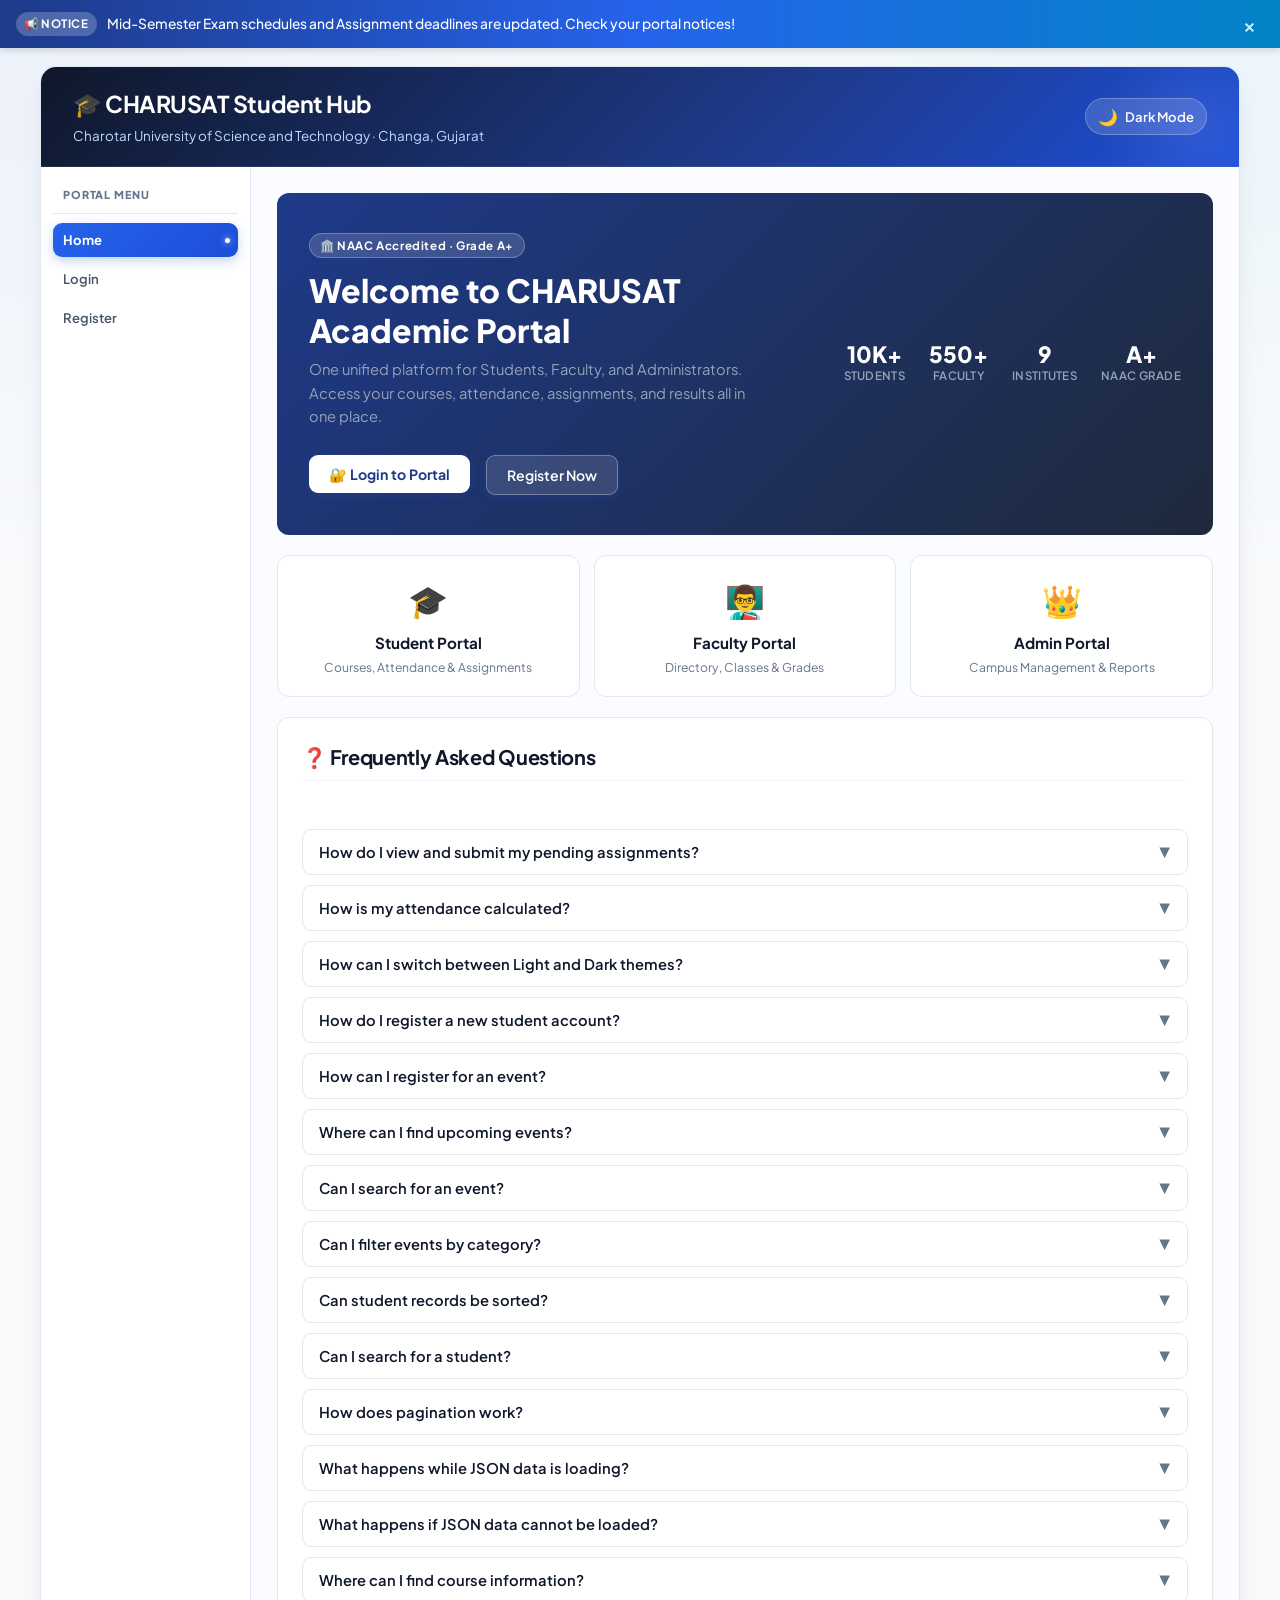
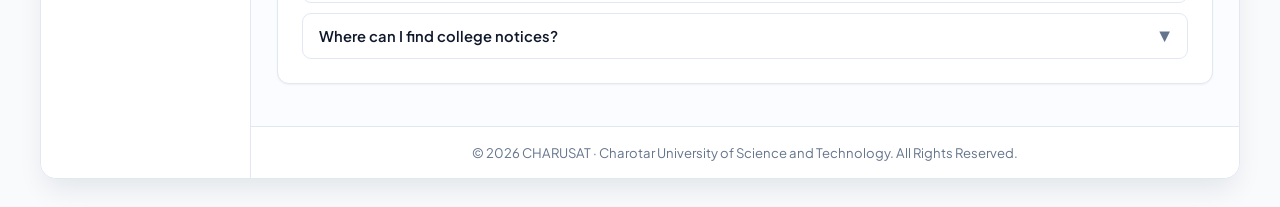
<file: index.html>
<!DOCTYPE html>
<html lang="en">
<head>
    <meta charset="UTF-8">
    <meta name="viewport" content="width=device-width, initial-scale=1.0">
    <title>CHARUSAT Student Hub Portal</title>
    <link rel="stylesheet" href="css/style.css">
    <script src="js/auth.js"></script>
    <style>
        /* ── HOME PAGE SPECIFIC ── */
        .hero-section {
            background: linear-gradient(135deg, #1e3a8a 0%, #1e293b 100%);
            border-radius: var(--radius-lg);
            padding: 40px 32px;
            color: #fff;
            display: flex;
            flex-wrap: wrap;
            align-items: center;
            justify-content: space-between;
            gap: 24px;
            margin-bottom: 20px;
        }
        .hero-left h2 {
            font-size: clamp(1.4rem, 3vw, 2rem);
            font-weight: 800;
            margin: 0 0 8px;
            color: #fff;
            line-height: 1.25;
        }
        .hero-left p {
            margin: 0 0 20px;
            color: #94a3b8;
            font-size: 0.92rem;
            line-height: 1.6;
            max-width: 460px;
        }
        .hero-btns { display: flex; gap: 10px; flex-wrap: wrap; }
        .hero-btns a { text-decoration: none; }
        .btn-hero-primary {
            background: #fff;
            color: #1e3a8a;
            border: none;
            padding: 10px 20px;
            border-radius: var(--radius-md);
            font-weight: 700;
            font-size: 0.88rem;
            cursor: pointer;
            transition: all 0.2s;
        }
        .btn-hero-primary:hover { background: #e0f2fe; transform: translateY(-1px); }
        .btn-hero-ghost {
            background: rgba(255,255,255,0.12);
            color: #fff;
            border: 1px solid rgba(255,255,255,0.3);
            padding: 10px 20px;
            border-radius: var(--radius-md);
            font-weight: 600;
            font-size: 0.88rem;
            cursor: pointer;
            transition: all 0.2s;
        }
        .btn-hero-ghost:hover { background: rgba(255,255,255,0.22); transform: translateY(-1px); }
        .hero-badge {
            display: inline-block;
            background: rgba(255,255,255,0.15);
            border: 1px solid rgba(255,255,255,0.25);
            color: #fff;
            font-size: 0.72rem;
            font-weight: 700;
            padding: 3px 10px;
            border-radius: 20px;
            letter-spacing: 0.6px;
            margin-bottom: 12px;
        }
        .hero-stats {
            display: flex;
            flex-wrap: wrap;
            gap: 24px;
        }
        .hero-stat-item { text-align: center; }
        .hero-stat-item strong {
            display: block;
            font-size: 1.4rem;
            font-weight: 800;
            color: #fff;
            line-height: 1;
        }
        .hero-stat-item span {
            font-size: 0.72rem;
            color: #94a3b8;
            font-weight: 600;
            text-transform: uppercase;
            letter-spacing: 0.3px;
        }

        /* ── PORTAL CARDS ── */
        .portals-grid {
            display: grid;
            grid-template-columns: repeat(3, 1fr);
            gap: 14px;
            margin-bottom: 20px;
        }
        .portal-card {
            background: var(--paper);
            border: 1px solid var(--line);
            border-radius: var(--radius-lg);
            padding: 20px 16px;
            text-align: center;
            text-decoration: none;
            color: var(--ink);
            transition: all 0.2s;
            display: block;
        }
        .portal-card:hover {
            border-color: var(--primary);
            box-shadow: 0 4px 16px rgba(37,99,235,0.12);
            transform: translateY(-3px);
        }
        .portal-card-icon {
            font-size: 2rem;
            display: block;
            margin-bottom: 8px;
        }
        .portal-card h3 {
            margin: 0 0 4px;
            font-size: 0.95rem;
            font-weight: 700;
            color: var(--navy-dark);
        }
        .portal-card p {
            margin: 0;
            font-size: 0.76rem;
            color: var(--muted);
            line-height: 1.4;
        }
        .portal-card.login-cta {
            background: var(--primary);
            border-color: var(--primary);
            color: #fff;
        }
        .portal-card.login-cta:hover { background: var(--primary-hover); }
        .portal-card.login-cta h3, .portal-card.login-cta p { color: #fff; }

        /* ── ABOUT + INSTITUTES ── */
        .about-grid {
            display: grid;
            grid-template-columns: 1fr 1fr;
            gap: 14px;
            margin-bottom: 20px;
        }
        .info-card {
            background: var(--paper);
            border: 1px solid var(--line);
            border-radius: var(--radius-lg);
            padding: 20px;
        }
        .info-card h3 {
            margin: 0 0 10px;
            font-size: 1rem;
            font-weight: 700;
            color: var(--navy-dark);
            display: flex;
            align-items: center;
            gap: 8px;
        }
        .info-card p {
            margin: 0 0 14px;
            font-size: 0.83rem;
            color: var(--ink-light);
            line-height: 1.6;
        }
        .info-card p:last-child { margin-bottom: 0; }
        .institute-list { list-style: none; padding: 0; margin: 0; }
        .institute-list li {
            display: flex;
            align-items: flex-start;
            gap: 10px;
            padding: 8px 0;
            border-bottom: 1px solid var(--line);
            font-size: 0.82rem;
        }
        .institute-list li:last-child { border-bottom: none; }
        .inst-code {
            background: var(--primary-light);
            color: var(--primary);
            font-size: 0.68rem;
            font-weight: 800;
            padding: 2px 6px;
            border-radius: 4px;
            white-space: nowrap;
            flex-shrink: 0;
            margin-top: 1px;
        }
        [data-theme="dark"] .inst-code { background: rgba(59,130,246,0.2); color: #93c5fd; }
        .inst-name { font-weight: 700; color: var(--navy-dark); display: block; line-height: 1.3; }
        .inst-prog { color: var(--muted); font-size: 0.72rem; }

        @media (max-width: 700px) {
            .portals-grid { grid-template-columns: 1fr 1fr; }
            .about-grid { grid-template-columns: 1fr; }
            .hero-section { padding: 24px 18px; }
        }
        @media (max-width: 480px) {
            .portals-grid { grid-template-columns: 1fr; }
        }
    </style>
</head>
<body>

    <!-- NOTIFICATION BANNER -->
    <div id="notificationBanner" class="notification-banner">
        <div class="banner-content">
            <span class="banner-tag">📢 Notice</span>
            <span class="banner-text">Mid-Semester Exam schedules and Assignment deadlines are updated. Check your portal notices!</span>
        </div>
        <button id="closeBannerBtn" class="banner-close-btn" aria-label="Dismiss">&times;</button>
    </div>

    <div class="container">
        <!-- HEADER -->
        <header class="header">
            <div class="header-wrapper">
                <div>
                    <h1>🎓 CHARUSAT Student Hub</h1>
                    <p>Charotar University of Science and Technology · Changa, Gujarat</p>
                </div>
                <div class="header-actions">
                    <button class="theme-toggle-btn" id="themeToggleBtn" type="button" aria-label="Toggle theme">
                        <span class="theme-icon">🌙</span>
                        <span class="theme-label">Dark Mode</span>
                    </button>
                    <button class="hamburger-btn" id="hamburgerBtn" type="button" aria-label="Toggle menu">
                        <span class="hamburger-line"></span>
                        <span class="hamburger-line"></span>
                        <span class="hamburger-line"></span>
                    </button>
                </div>
            </div>
        </header>

        <!-- NAV -->
        <nav class="nav" id="mainNav">
            <a href="index.html" class="active">Home</a>
            <a href="login.html">Login</a>
            <a href="register.html">Register</a>
            <a href="student.html">Student</a>
            <a href="faculty.html">Faculty</a>
            <a href="admin.html">Admin</a>
            <a href="courses.html">Courses</a>
            <a href="attendance.html">Attendance</a>
            <a href="assignment.html">Assignment</a>
            <a href="notice.html">Notice</a>
            <a href="profile.html">Profile</a>
            <a href="contact.html">Contact Us</a>
        </nav>

        <main class="main">

            <!-- HERO SECTION -->
            <div class="hero-section">
                <div class="hero-left">
                    <span class="hero-badge">🏛️ NAAC Accredited · Grade A+</span>
                    <h2>Welcome to CHARUSAT<br>Academic Portal</h2>
                    <p>One unified platform for Students, Faculty, and Administrators. Access your courses, attendance, assignments, and results all in one place.</p>
                    <div class="hero-btns">
                        <a href="login.html"><button class="btn-hero-primary">🔐 Login to Portal</button></a>
                        <a href="register.html"><button class="btn-hero-ghost">Register Now</button></a>
                    </div>
                </div>
                <div class="hero-stats">
                    <div class="hero-stat-item"><strong>10K+</strong><span>Students</span></div>
                    <div class="hero-stat-item"><strong>550+</strong><span>Faculty</span></div>
                    <div class="hero-stat-item"><strong>9</strong><span>Institutes</span></div>
                    <div class="hero-stat-item"><strong>A+</strong><span>NAAC Grade</span></div>
                </div>
            </div>

            <!-- ROLE PORTAL CARDS -->
            <div class="portals-grid">
                <a href="login.html?role=student" class="portal-card">
                    <span class="portal-card-icon">🎓</span>
                    <h3>Student Portal</h3>
                    <p>Courses, Attendance &amp; Assignments</p>
                </a>
                <a href="login.html?role=faculty" class="portal-card">
                    <span class="portal-card-icon">👨‍🏫</span>
                    <h3>Faculty Portal</h3>
                    <p>Directory, Classes &amp; Grades</p>
                </a>
                <a href="login.html?role=admin" class="portal-card">
                    <span class="portal-card-icon">👑</span>
                    <h3>Admin Portal</h3>
                    <p>Campus Management &amp; Reports</p>
                </a>
            </div>

            <!-- FAQ SECTION -->
            <section class="card">
                <h2>❓ Frequently Asked Questions</h2>
                <div id="faqLoading" style="text-align:center; padding:15px; font-weight:bold; color: var(--muted);">Loading FAQs...</div>
                <div id="faqError" style="color: var(--danger); font-weight:bold; padding:10px;"></div>
                <div id="faqContainer" class="faq-list"></div>
            </section>

        </main>

        <footer class="footer">
            <p>&copy; 2026 CHARUSAT · Charotar University of Science and Technology. All Rights Reserved.</p>
        </footer>
    </div>

    <!-- QUICK INFO MODAL -->
    <div id="quickInfoModal" class="modal-overlay" role="dialog" aria-modal="true" aria-labelledby="modalTitle">
        <div class="modal-card">
            <div class="modal-header">
                <h3 id="modalTitle">🎓 CHARUSAT Portal Guide</h3>
                <button class="modal-close-btn" data-modal-close aria-label="Close">&times;</button>
            </div>
            <div class="modal-body">
                <p><strong>Welcome!</strong> Here's a quick summary of the portal's features:</p>
                <ul style="margin: 10px 0; padding-left: 20px; line-height: 1.8;">
                    <li><strong>👑 Admin:</strong> Manage student registries, faculty, and circulars.</li>
                    <li><strong>👨‍🏫 Faculty:</strong> View directory, courses, and student attendance.</li>
                    <li><strong>🎓 Student:</strong> Track attendance, assignments, and academic progress.</li>
                    <li><strong>🔐 Role Login:</strong> Select your role at login to reach the right dashboard.</li>
                </ul>
            </div>
            <div class="modal-footer">
                <button type="button" class="btn-secondary" data-modal-close>Close</button>
                <a href="login.html"><button type="button">Go to Login →</button></a>
            </div>
        </div>
    </div>

    <script src="js/auth.js"></script>
    <script src="js/script.js"></script>
    <script src="js/faqs.js"></script>
</body>
</html>
</file>
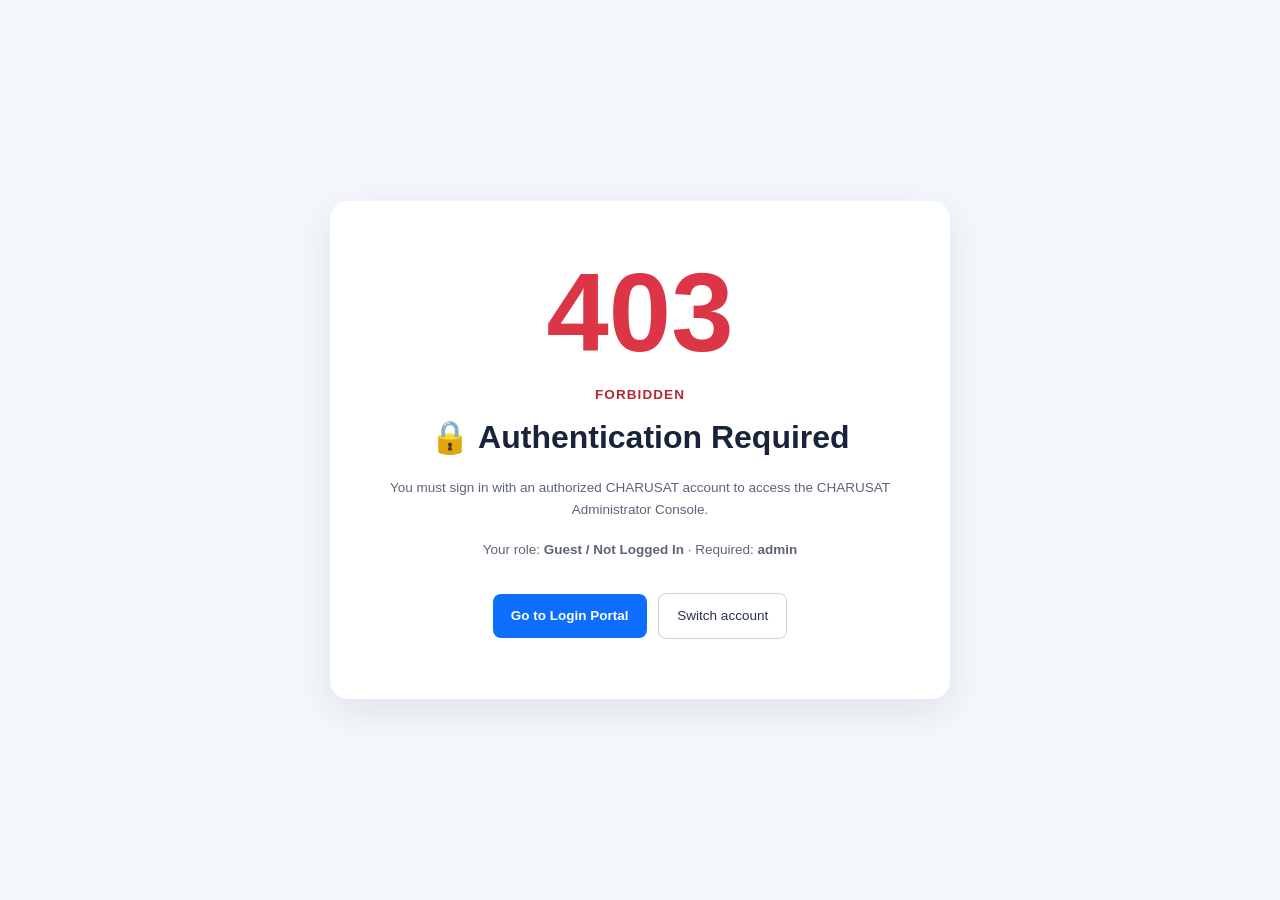
<file: admin.html>
<!DOCTYPE html>
<html lang="en">
<head>
    <meta charset="UTF-8">
    <meta name="viewport" content="width=device-width, initial-scale=1.0">
    <title>Admin Dashboard · CHARUSAT</title>
    <link rel="stylesheet" href="css/style.css">
    <script src="js/auth.js"></script>
    <script>
        document.addEventListener("DOMContentLoaded", function () {
            AuthGuard.enforcePageAccess(["admin"], "CHARUSAT Administrator Console");
        });
    </script>
    <style>
        /* ── ADMIN PAGE SPECIFIC ── */
        .admin-welcome-bar {
            background: linear-gradient(135deg, #1e3a8a 0%, #0f172a 100%);
            border-radius: var(--radius-lg);
            padding: 22px 24px;
            display: flex;
            align-items: center;
            justify-content: space-between;
            gap: 16px;
            flex-wrap: wrap;
            margin-bottom: 18px;
        }
        .admin-welcome-bar h2 {
            margin: 0 0 4px;
            font-size: 1.15rem;
            font-weight: 800;
            color: #fff;
        }
        .admin-welcome-bar p { margin: 0; color: #94a3b8; font-size: 0.82rem; }
        .admin-role-pill {
            background: rgba(255,255,255,0.15);
            border: 1px solid rgba(255,255,255,0.25);
            color: #fff;
            font-size: 0.72rem;
            font-weight: 800;
            padding: 3px 10px;
            border-radius: 20px;
            letter-spacing: 0.5px;
            display: inline-block;
            margin-bottom: 6px;
        }
        .btn-logout {
            background: rgba(255,255,255,0.12);
            border: 1px solid rgba(255,255,255,0.3);
            color: #fff;
            padding: 8px 16px;
            border-radius: var(--radius-md);
            cursor: pointer;
            font-weight: 700;
            font-size: 0.83rem;
            transition: background 0.2s;
            white-space: nowrap;
        }
        .btn-logout:hover { background: rgba(255,255,255,0.22); }

        /* Metrics row */
        .metrics-row {
            display: grid;
            grid-template-columns: repeat(4, 1fr);
            gap: 12px;
            margin-bottom: 18px;
        }
        .metric-box {
            background: var(--paper);
            border: 1px solid var(--line);
            border-radius: var(--radius-md);
            padding: 14px 16px;
            display: flex;
            align-items: center;
            gap: 12px;
        }
        .metric-icon {
            width: 40px; height: 40px;
            border-radius: var(--radius-md);
            display: flex; align-items: center; justify-content: center;
            font-size: 1.2rem; flex-shrink: 0;
        }
        .metric-icon.blue  { background: rgba(37,99,235,0.1); }
        .metric-icon.green { background: rgba(16,185,129,0.1); }
        .metric-icon.amber { background: rgba(245,158,11,0.1); }
        .metric-icon.purple{ background: rgba(99,102,241,0.1); }
        .metric-info h3 { margin: 0; font-size: 1.2rem; font-weight: 800; color: var(--navy-dark); }
        .metric-info p { margin: 2px 0 0; font-size: 0.7rem; color: var(--muted); font-weight: 600; text-transform: uppercase; }

        /* Quick links */
        .quick-links-row {
            display: grid;
            grid-template-columns: repeat(4, 1fr);
            gap: 10px;
            margin-bottom: 18px;
        }
        .quick-link-card {
            background: var(--paper);
            border: 1px solid var(--line);
            border-radius: var(--radius-md);
            padding: 14px 12px;
            text-align: center;
            text-decoration: none;
            color: var(--ink);
            transition: all 0.18s;
            display: block;
        }
        .quick-link-card:hover {
            border-color: var(--primary);
            background: var(--primary-light);
            transform: translateY(-2px);
        }
        .quick-link-card span { font-size: 1.4rem; display: block; margin-bottom: 6px; }
        .quick-link-card strong { font-size: 0.82rem; font-weight: 700; color: var(--navy-dark); display: block; }
        .quick-link-card small { font-size: 0.7rem; color: var(--muted); }

        /* Priority badge */
        .priority-badge {
            display: inline-flex;
            align-items: center;
            gap: 5px;
            background: linear-gradient(135deg, #f59e0b, #d97706);
            color: #fff;
            font-size: 0.7rem;
            font-weight: 800;
            padding: 3px 9px;
            border-radius: 20px;
            letter-spacing: 0.5px;
            margin-bottom: 6px;
        }

        /* Table controls */
        .table-controls {
            display: flex;
            gap: 10px;
            flex-wrap: wrap;
            margin-bottom: 12px;
            align-items: center;
        }
        .table-controls input, .table-controls select {
            padding: 7px 11px;
            border: 1px solid var(--line);
            border-radius: var(--radius-md);
            background: var(--paper);
            color: var(--ink);
            font-size: 0.83rem;
        }
        .table-controls input { flex: 1; min-width: 200px; }

        /* History button */
        .btn-history {
            background: var(--primary-light);
            color: var(--primary);
            border: 1px solid rgba(37,99,235,0.25);
            padding: 4px 9px;
            border-radius: var(--radius-sm);
            font-size: 0.73rem;
            font-weight: 700;
            cursor: pointer;
            transition: all 0.18s;
            white-space: nowrap;
        }
        .btn-history:hover { background: var(--primary); color: #fff; }
        [data-theme="dark"] .btn-history { background: rgba(59,130,246,0.15); border-color: rgba(59,130,246,0.3); color: #93c5fd; }

        /* History Modal */
        .history-overlay {
            position: fixed; inset: 0;
            background: rgba(15,23,42,0.6);
            backdrop-filter: blur(4px);
            display: none;
            align-items: center;
            justify-content: center;
            padding: 16px;
            z-index: 99999;
        }
        .history-overlay.open { display: flex; }
        .history-modal {
            background: var(--paper);
            border: 1px solid var(--line);
            border-radius: var(--radius-xl);
            box-shadow: var(--shadow-xl);
            max-width: 560px;
            width: 100%;
            max-height: 80vh;
            display: flex;
            flex-direction: column;
            overflow: hidden;
            animation: slideUp 0.22s ease;
        }
        @keyframes slideUp { from { transform: translateY(18px); opacity: 0; } to { transform: translateY(0); opacity: 1; } }
        .history-modal-head {
            padding: 14px 18px;
            border-bottom: 1px solid var(--line);
            display: flex;
            align-items: center;
            justify-content: space-between;
        }
        .history-modal-head h3 { margin: 0; font-size: 1rem; font-weight: 800; color: var(--navy-dark); }
        .history-modal-body { padding: 18px; overflow-y: auto; flex: 1; }
        .student-info-grid {
            display: grid;
            grid-template-columns: repeat(2, 1fr);
            gap: 6px;
            background: var(--primary-light);
            border-radius: var(--radius-md);
            padding: 12px;
            margin-bottom: 16px;
            font-size: 0.8rem;
        }
        [data-theme="dark"] .student-info-grid { background: rgba(59,130,246,0.1); }
        .student-info-grid div strong { color: var(--muted); font-weight: 700; font-size: 0.68rem; text-transform: uppercase; display: block; margin-bottom: 2px; }

        /* Timeline */
        .timeline { padding-left: 22px; position: relative; }
        .timeline::before {
            content: ''; position: absolute;
            left: 6px; top: 4px; bottom: 4px;
            width: 2px; background: var(--line);
        }
        .tl-step { position: relative; margin-bottom: 16px; }
        .tl-step:last-child { margin-bottom: 0; }
        .tl-dot {
            position: absolute; left: -22px; top: 3px;
            width: 14px; height: 14px;
            border-radius: 50%;
            background: var(--primary);
            border: 2.5px solid var(--paper);
            box-shadow: 0 0 0 2px var(--primary);
        }
        .tl-time { font-size: 0.69rem; font-weight: 700; color: var(--muted); text-transform: uppercase; margin-bottom: 2px; }
        .tl-title { font-size: 0.85rem; font-weight: 800; color: var(--navy-dark); margin-bottom: 3px; }
        .tl-desc { font-size: 0.78rem; color: var(--ink-light); line-height: 1.45; margin: 0; }

        .history-modal-foot {
            padding: 10px 18px;
            border-top: 1px solid var(--line);
            display: flex;
            justify-content: flex-end;
        }
        #editStudentOverlay .history-modal { max-width: 700px; max-height: 92vh; }
        .edit-student-intro { margin: 0 0 18px; color: var(--muted); font-size: .84rem; }
        .edit-student-grid { display: grid; grid-template-columns: repeat(2, minmax(0, 1fr)); gap: 14px 18px; }
        .edit-student-field { display: flex; flex-direction: column; gap: 6px; min-width: 0; }
        .edit-student-field label { color: var(--ink-light); font-size: .76rem; font-weight: 800; }
        .edit-student-field input, .edit-student-field select {
            width: 100%; box-sizing: border-box; min-height: 42px; padding: 9px 11px;
            border: 1px solid var(--line); border-radius: var(--radius-md);
            background: var(--paper); color: var(--ink); font: inherit; font-size: .86rem;
        }
        .edit-student-field input:focus, .edit-student-field select:focus {
            outline: 3px solid rgba(37,99,235,.16); border-color: var(--primary);
        }
        .edit-student-error { grid-column: 1 / -1; margin: 0; color: var(--danger); font-size: .82rem; font-weight: 700; }
        .student-actions-cell { display: flex; justify-content: center; gap: 7px; flex-wrap: wrap; }
        .btn-delete-student { border: 1px solid #fecaca; background: #fff1f2; color: #be123c; padding: 4px 9px; border-radius: var(--radius-sm); font-size: .73rem; font-weight: 800; cursor: pointer; }
        .btn-delete-student:hover { background: #be123c; border-color: #be123c; color: #fff; }
        [data-theme="dark"] .btn-delete-student { background: rgba(190,18,60,.16); border-color: rgba(251,113,133,.3); color: #fda4af; }

        @media (max-width: 800px) {
            .metrics-row { grid-template-columns: repeat(2, 1fr); }
            .quick-links-row { grid-template-columns: repeat(2, 1fr); }
        }
        @media (max-width: 500px) {
            .metrics-row { grid-template-columns: 1fr 1fr; }
        }
        @media (max-width: 600px) {
            .edit-student-grid { grid-template-columns: 1fr; }
        }
    </style>
</head>
<body>
    <div class="container">
        <!-- HEADER -->
        <header class="header">
            <div class="header-wrapper">
                <div>
                    <h1>🎓 CHARUSAT Student Hub</h1>
                    <p>Administrator Console · University Management</p>
                </div>
                <div class="header-actions">
                    <button class="theme-toggle-btn" id="themeToggleBtn" type="button" aria-label="Toggle theme">
                        <span class="theme-icon">🌙</span>
                        <span class="theme-label">Dark Mode</span>
                    </button>
                    <button class="hamburger-btn" id="hamburgerBtn" type="button" aria-label="Toggle menu">
                        <span class="hamburger-line"></span>
                        <span class="hamburger-line"></span>
                        <span class="hamburger-line"></span>
                    </button>
                </div>
            </div>
        </header>

        <!-- NAV -->
        <nav class="nav" id="mainNav">
            <a href="index.html">Home</a>
            <a href="login.html">Login</a>
            <a href="register.html">Register</a>
            <a href="student.html">Student</a>
            <a href="faculty.html">Faculty</a>
            <a href="admin.html" class="active">Admin</a>
            <a href="courses.html">Courses</a>
            <a href="attendance.html">Attendance</a>
            <a href="assignment.html">Assignment</a>
            <a href="notice.html">Notice</a>
            <a href="profile.html">Profile</a>
            <a href="contact.html">Contact Us</a>
        </nav>

        <main class="main">

            <!-- WELCOME BAR -->
            <div class="admin-welcome-bar">
                <div>
                    <span class="admin-role-pill">👑 ADMINISTRATOR</span>
                    <h2 id="adminWelcomeTitle">Welcome, Admin</h2>
                    <p>Full management access to student registry, faculty directory, and campus circulars.</p>
                </div>
                <button type="button" id="adminLogoutBtn" class="btn-logout">🚪 Sign Out</button>
            </div>

            <!-- METRICS -->
            <div class="metrics-row">
                <div class="metric-box">
                    <div class="metric-icon blue">🎓</div>
                    <div class="metric-info">
                        <h3 id="statStudentCount">—</h3>
                        <p>Registered Students</p>
                    </div>
                </div>
                <div class="metric-box">
                    <div class="metric-icon green">👨‍🏫</div>
                    <div class="metric-info">
                        <h3>560+</h3>
                        <p>Faculty &amp; Staff</p>
                    </div>
                </div>
                <div class="metric-box">
                    <div class="metric-icon amber">📚</div>
                    <div class="metric-info">
                        <h3>128</h3>
                        <p>Active Courses</p>
                    </div>
                </div>
                <div class="metric-box">
                    <div class="metric-icon purple">🏛️</div>
                    <div class="metric-info">
                        <h3>9</h3>
                        <p>Institutes</p>
                    </div>
                </div>
            </div>

            <!-- QUICK LINKS -->
            <div class="quick-links-row">
                <a href="#registrySection" class="quick-link-card">
                    <span>📋</span>
                    <strong>Student Registry</strong>
                    <small>View all registrations</small>
                </a>
                <a href="faculty.html" class="quick-link-card">
                    <span>👨‍🏫</span>
                    <strong>Faculty Directory</strong>
                    <small>Staff &amp; departments</small>
                </a>
                <a href="notice.html" class="quick-link-card">
                    <span>📢</span>
                    <strong>Post Circular</strong>
                    <small>Broadcast notices</small>
                </a>
                <a href="courses.html" class="quick-link-card">
                    <span>📖</span>
                    <strong>Courses Catalog</strong>
                    <small>View all programs</small>
                </a>
            </div>

            <!-- STUDENT REGISTRY (Admin Priority) -->
            <section class="card" id="registrySection">
                <div style="display:flex; align-items:flex-start; justify-content:space-between; flex-wrap:wrap; gap:10px; margin-bottom:14px;">
                    <div>
                        <span class="priority-badge">👑 Admin Exclusive — Priority Access</span>
                        <h2 style="margin: 4px 0 4px;">🎓 Master Student Registry</h2>
                        <p style="margin:0; font-size:0.82rem; color:var(--muted);">Complete registration records and audit history. Faculty &amp; Students cannot access this section.</p>
                    </div>
                    <span id="registryCount" class="status-badge active" style="font-size:0.78rem; padding:5px 11px; align-self:flex-start;">Loading…</span>
                </div>

                <!-- Search & Filter -->
                <div class="table-controls">
                    <input type="text" id="studentSearch" placeholder="🔍 Search by name, enrollment, or email…">
                    <select id="courseFilter">
                        <option value="ALL">All Courses</option>
                        <option value="B.Tech CSE">B.Tech CSE</option>
                        <option value="B.Tech IT">B.Tech IT</option>
                        <option value="B.Tech CE">B.Tech CE</option>
                        <option value="BCA">BCA</option>
                        <option value="MCA">MCA</option>
                    </select>
                    <a href="register.html" target="_blank">
                        <button type="button" class="btn-secondary" style="font-size:0.8rem; padding: 7px 12px; white-space:nowrap;">+ Add Student</button>
                    </a>
                </div>

                <!-- Table -->
                <div style="overflow-x:auto;">
                    <table style="width:100%;">
                        <thead>
                            <tr>
                                <th>Enrollment</th>
                                <th>Student Name</th>
                                <th>Course</th>
                                <th>Email</th>
                                <th>Registered</th>
                                <th>Status</th>
                                <th style="text-align:center;">History</th>
                                <th style="text-align:center;">Actions</th>
                            </tr>
                        </thead>
                        <tbody id="studentsTableBody">
                            <tr><td colspan="8" style="text-align:center; padding:20px; color:var(--muted);">Loading registry…</td></tr>
                        </tbody>
                    </table>
                </div>
            </section>

            <section class="card" id="activitySection">
                <div style="display:flex;align-items:flex-start;justify-content:space-between;gap:12px;flex-wrap:wrap;">
                    <div>
                        <span class="priority-badge">Admin Activity Monitor</span>
                        <h2 style="margin:6px 0 4px;">Student &amp; Faculty Activity</h2>
                        <p style="margin:0 0 14px;font-size:0.82rem;color:var(--muted);">Sign-ins, sign-outs, and visited pages recorded on this browser.</p>
                    </div>
                    <button type="button" id="clearActivityBtn" class="btn-secondary">Clear Activity History</button>
                </div>
                <div style="overflow-x:auto;">
                    <table style="width:100%;">
                        <thead><tr><th>User</th><th>Role</th><th>Activity</th><th>Page</th><th>Time</th></tr></thead>
                        <tbody id="activityTableBody"><tr><td colspan="5" style="text-align:center;padding:18px;color:var(--muted);">Loading activity…</td></tr></tbody>
                    </table>
                </div>
            </section>

        </main>

        <footer class="footer">
            <p>&copy; 2026 CHARUSAT · Charotar University of Science and Technology. All Rights Reserved.</p>
        </footer>
    </div>

    <!-- HISTORY MODAL -->
    <div id="historyOverlay" class="history-overlay" role="dialog" aria-modal="true">
        <div class="history-modal">
            <div class="history-modal-head">
                <h3>📜 Student Audit History <span class="priority-badge" style="margin-left:8px; font-size:0.65rem;">Admin View</span></h3>
                <button type="button" id="closeHistoryBtn" class="modal-close-btn" aria-label="Close">&times;</button>
            </div>
            <div class="history-modal-body">
                <div id="historyStudentInfo" class="student-info-grid"></div>
                <h4 style="margin: 0 0 10px; font-size:0.85rem; font-weight:800; color:var(--navy-dark);">Chronological Event Trail</h4>
                <div id="historyTimeline" class="timeline"></div>
            </div>
            <div class="history-modal-foot">
                <button type="button" id="closeHistoryBtnBottom" class="btn-secondary">Close</button>
            </div>
        </div>
    </div>

    <div id="editStudentOverlay" class="history-overlay" role="dialog" aria-modal="true" aria-labelledby="editStudentTitle">
        <form id="editStudentForm" class="history-modal">
            <div class="history-modal-head">
                <div><h3 id="editStudentTitle">Edit Student Details</h3><small class="muted">Update the student's registry profile</small></div>
                <button type="button" id="closeEditStudentBtn" class="modal-close-btn" aria-label="Close">&times;</button>
            </div>
            <div class="history-modal-body">
                <p class="edit-student-intro">Update the student's profile information. Duplicate enrollment numbers, email addresses, and phone numbers are rejected.</p>
                <div class="edit-student-grid">
                    <div class="edit-student-field"><label for="editStudentName">Full name</label><input id="editStudentName" maxlength="120" autocomplete="name" required></div>
                    <div class="edit-student-field"><label for="editStudentEnrollment">Enrollment number</label><input id="editStudentEnrollment" maxlength="40" autocomplete="off" required></div>
                    <div class="edit-student-field"><label for="editStudentEmail">Email address</label><input id="editStudentEmail" type="email" maxlength="190" autocomplete="email" required></div>
                    <div class="edit-student-field"><label for="editStudentMobile">Phone number</label><input id="editStudentMobile" type="tel" maxlength="15" autocomplete="tel"></div>
                    <div class="edit-student-field"><label for="editStudentCourse">Course</label><input id="editStudentCourse" maxlength="120" required></div>
                    <div class="edit-student-field"><label for="editStudentGender">Gender</label><input id="editStudentGender"></div>
                    <div class="edit-student-field"><label for="editStudentDob">Date of birth</label><input id="editStudentDob" type="date"></div>
                    <div class="edit-student-field"><label for="editStudentStatus">Status</label><select id="editStudentStatus"><option>Verified</option><option>Active</option><option>Pending</option></select></div>
                    <p id="editStudentError" class="edit-student-error" role="alert"></p>
                </div>
            </div>
            <div class="history-modal-foot" style="gap:8px">
                <button type="button" id="cancelEditStudentBtn" class="btn-secondary">Cancel</button>
                <button type="submit" class="btn-primary">Save changes</button>
            </div>
        </form>
    </div>

    <script src="js/script.js"></script>
    <script>
        document.addEventListener("DOMContentLoaded", function () {
            // ── Welcome title
            const user = AuthGuard.getCurrentUser();
            const titleEl = document.getElementById("adminWelcomeTitle");
            if (user && titleEl) titleEl.textContent = "Welcome, " + (user.displayName || user.username);

            // ── Logout
            document.getElementById("adminLogoutBtn").addEventListener("click", function () {
                AuthGuard.logout();
            });

            const activityBody = document.getElementById("activityTableBody");
            function renderActivity() {
                const logs = AuthGuard.getActivityLogs();
                activityBody.replaceChildren();
                if (!logs.length) {
                    const row = document.createElement("tr");
                    const cell = document.createElement("td");
                    cell.colSpan = 5;
                    cell.textContent = "No activity recorded yet.";
                    cell.style.textAlign = "center";
                    cell.style.padding = "18px";
                    row.appendChild(cell);
                    activityBody.appendChild(row);
                    return;
                }
                logs.forEach(function (item) {
                    const row = document.createElement("tr");
                    [item.displayName || item.username, item.role, item.action, item.page,
                        new Date(item.timestamp).toLocaleString()].forEach(function (value) {
                        const cell = document.createElement("td");
                        cell.textContent = value || "—";
                        row.appendChild(cell);
                    });
                    activityBody.appendChild(row);
                });
            }
            renderActivity();
            document.getElementById("clearActivityBtn").addEventListener("click", function () {
                if (!window.confirm("Clear the activity history for this browser? A clear-history audit entry will be retained.")) return;
                const result = AuthGuard.clearActivityHistory();
                if (!result.authorized) { window.alert(result.error); return; }
                renderActivity();
            });

            // ── Load registry
            const result = AuthGuard.getAdminStudentRegistry();
            let allStudents = result.data || [];

            const tbody = document.getElementById("studentsTableBody");
            const countEl = document.getElementById("registryCount");
            const statEl = document.getElementById("statStudentCount");
            const searchEl = document.getElementById("studentSearch");
            const courseEl = document.getElementById("courseFilter");

            function renderTable(list) {
                if (countEl) countEl.textContent = list.length + " Students";
                if (statEl) statEl.textContent = list.length;

                if (!list.length) {
                    tbody.innerHTML = '<tr><td colspan="8" style="text-align:center;padding:20px;color:var(--muted);">No students found.</td></tr>';
                    return;
                }

                tbody.innerHTML = list.map(function (s) {
                    var histLen = (s.history && s.history.length) || 1;
                    var statusClass = s.status === "Verified" ? "active" : "pending";
                    return '<tr>' +
                        '<td><strong>' + s.enrollment + '</strong></td>' +
                        '<td>' + s.name + '</td>' +
                        '<td><span class="status-badge" style="background:#e0e7ff;color:#3730a3;">' + s.course + '</span></td>' +
                        '<td><a href="mailto:' + s.email + '" style="color:var(--primary);font-size:0.8rem;">' + s.email + '</a></td>' +
                        '<td><small style="color:var(--muted);">' + (s.registeredAt || "—") + '</small></td>' +
                        '<td><span class="status-badge ' + statusClass + '">● ' + (s.status || "Active") + '</span></td>' +
                        '<td style="text-align:center;"><button class="btn-history" data-enrollment="' + s.enrollment + '">📜 History (' + histLen + ')</button></td>' +
                    '</tr>';
                }).join("");

                tbody.querySelectorAll("tr").forEach(function (row, index) {
                    const cell = document.createElement("td");
                    cell.className = "student-actions-cell";
                    const editButton = document.createElement("button");
                    editButton.type = "button";
                    editButton.className = "btn-history btn-edit-student";
                    editButton.dataset.enrollment = list[index].enrollment;
                    editButton.textContent = "Edit";
                    const deleteButton = document.createElement("button");
                    deleteButton.type = "button";
                    deleteButton.className = "btn-delete-student";
                    deleteButton.dataset.enrollment = list[index].enrollment;
                    deleteButton.textContent = "Delete";
                    cell.append(editButton, deleteButton);
                    row.appendChild(cell);
                });

                // Bind the registry's history, edit, and delete controls.
                tbody.querySelectorAll(".btn-history, .btn-delete-student").forEach(function (btn) {
                    btn.addEventListener("click", function () {
                        const enrollment = this.getAttribute("data-enrollment");
                        if (this.classList.contains("btn-edit-student")) openStudentEditor(enrollment);
                        else if (this.classList.contains("btn-delete-student")) deleteStudent(enrollment);
                        else openHistory(enrollment);
                    });
                });
            }

            function deleteStudent(enrollment) {
                const student = allStudents.find(function (item) { return item.enrollment === enrollment; });
                if (!student) return;
                const confirmed = window.confirm("Delete " + student.name + " (" + student.enrollment + ")? This also removes their saved assignments, attendance, and activity history.");
                if (!confirmed) return;
                const result = AuthGuard.deleteStudentRecord(enrollment);
                if (!result.authorized || result.error) {
                    window.alert(result.error || "Unable to delete this student.");
                    return;
                }
                allStudents = AuthGuard.getAdminStudentRegistry().data || [];
                filterAndRender();
                renderActivity();
            }

            function filterAndRender() {
                var q = searchEl ? searchEl.value.trim().toLowerCase() : "";
                var c = courseEl ? courseEl.value : "ALL";
                var filtered = allStudents.filter(function (s) {
                    var matchQ = !q || s.name.toLowerCase().includes(q) || s.enrollment.toLowerCase().includes(q) || s.email.toLowerCase().includes(q);
                    var matchC = c === "ALL" || s.course === c;
                    return matchQ && matchC;
                });
                renderTable(filtered);
            }

            const editOverlay = document.getElementById("editStudentOverlay");
            const editForm = document.getElementById("editStudentForm");
            const editError = document.getElementById("editStudentError");
            function openStudentEditor(enrollment) {
                const student = allStudents.find(function (item) { return item.enrollment === enrollment; });
                if (!student) return;
                editForm.dataset.originalEnrollment = student.enrollment;
                document.getElementById("editStudentName").value = student.name || "";
                document.getElementById("editStudentEnrollment").value = student.enrollment || "";
                document.getElementById("editStudentEmail").value = student.email || "";
                document.getElementById("editStudentMobile").value = student.mobile || "";
                document.getElementById("editStudentCourse").value = student.course || "";
                document.getElementById("editStudentGender").value = student.gender || "";
                document.getElementById("editStudentDob").value = student.dob || "";
                document.getElementById("editStudentStatus").value = student.status || "Active";
                editError.textContent = "";
                editOverlay.classList.add("open");
                document.body.style.overflow = "hidden";
                document.getElementById("editStudentName").focus();
            }
            function closeStudentEditor() {
                editOverlay.classList.remove("open");
                document.body.style.overflow = "";
                editForm.reset();
                delete editForm.dataset.originalEnrollment;
            }
            ["closeEditStudentBtn", "cancelEditStudentBtn"].forEach(function (id) {
                document.getElementById(id).addEventListener("click", closeStudentEditor);
            });
            editOverlay.addEventListener("click", function (event) {
                if (event.target === editOverlay) closeStudentEditor();
            });
            document.addEventListener("keydown", function (event) {
                if (event.key === "Escape" && editOverlay.classList.contains("open")) closeStudentEditor();
            });
            editForm.addEventListener("submit", function (event) {
                event.preventDefault();
                const originalEnrollment = editForm.dataset.originalEnrollment;
                const result = AuthGuard.updateStudentRecord(originalEnrollment, {
                    name: document.getElementById("editStudentName").value,
                    enrollment: document.getElementById("editStudentEnrollment").value,
                    email: document.getElementById("editStudentEmail").value,
                    mobile: document.getElementById("editStudentMobile").value,
                    course: document.getElementById("editStudentCourse").value,
                    gender: document.getElementById("editStudentGender").value,
                    dob: document.getElementById("editStudentDob").value,
                    status: document.getElementById("editStudentStatus").value
                });
                if (!result.authorized || result.error) {
                    editError.textContent = result.error || "Unable to update this record.";
                    return;
                }
                allStudents = AuthGuard.getAdminStudentRegistry().data || [];
                closeStudentEditor();
                filterAndRender();
            });

            renderTable(allStudents);
            if (searchEl) searchEl.addEventListener("input", filterAndRender);
            if (courseEl) courseEl.addEventListener("change", filterAndRender);

            // ── History Modal
            const overlay = document.getElementById("historyOverlay");
            const infoBox = document.getElementById("historyStudentInfo");
            const timeline = document.getElementById("historyTimeline");

            function openHistory(enrollment) {
                var res = AuthGuard.getStudentAuditHistory(enrollment);
                if (!res.authorized) { alert(res.error); return; }
                var s = res.student;
                if (!s) return;

                infoBox.innerHTML =
                    '<div><strong>Name</strong>' + s.name + '</div>' +
                    '<div><strong>Enrollment</strong>' + s.enrollment + '</div>' +
                    '<div><strong>Course</strong>' + s.course + '</div>' +
                    '<div><strong>Email</strong>' + s.email + '</div>' +
                    '<div><strong>Mobile</strong>' + (s.mobile || "—") + '</div>' +
                    '<div><strong>Registered</strong>' + (s.registeredAt || "—") + '</div>';

                timeline.innerHTML = (res.history || []).map(function (ev) {
                    return '<div class="tl-step">' +
                        '<div class="tl-dot"></div>' +
                        '<div class="tl-time">🕒 ' + ev.timestamp + '</div>' +
                        '<div class="tl-title">' + ev.event + '</div>' +
                        '<p class="tl-desc">' + ev.detail + '</p>' +
                    '</div>';
                }).join("") || '<p style="color:var(--muted);font-size:0.83rem;">No events logged yet.</p>';

                overlay.classList.add("open");
                document.body.style.overflow = "hidden";
            }

            function closeHistory() {
                overlay.classList.remove("open");
                document.body.style.overflow = "";
            }

            document.getElementById("closeHistoryBtn").addEventListener("click", closeHistory);
            document.getElementById("closeHistoryBtnBottom").addEventListener("click", closeHistory);
            overlay.addEventListener("click", function (e) { if (e.target === overlay) closeHistory(); });
        });
    </script>
</body>
</html>
</file>
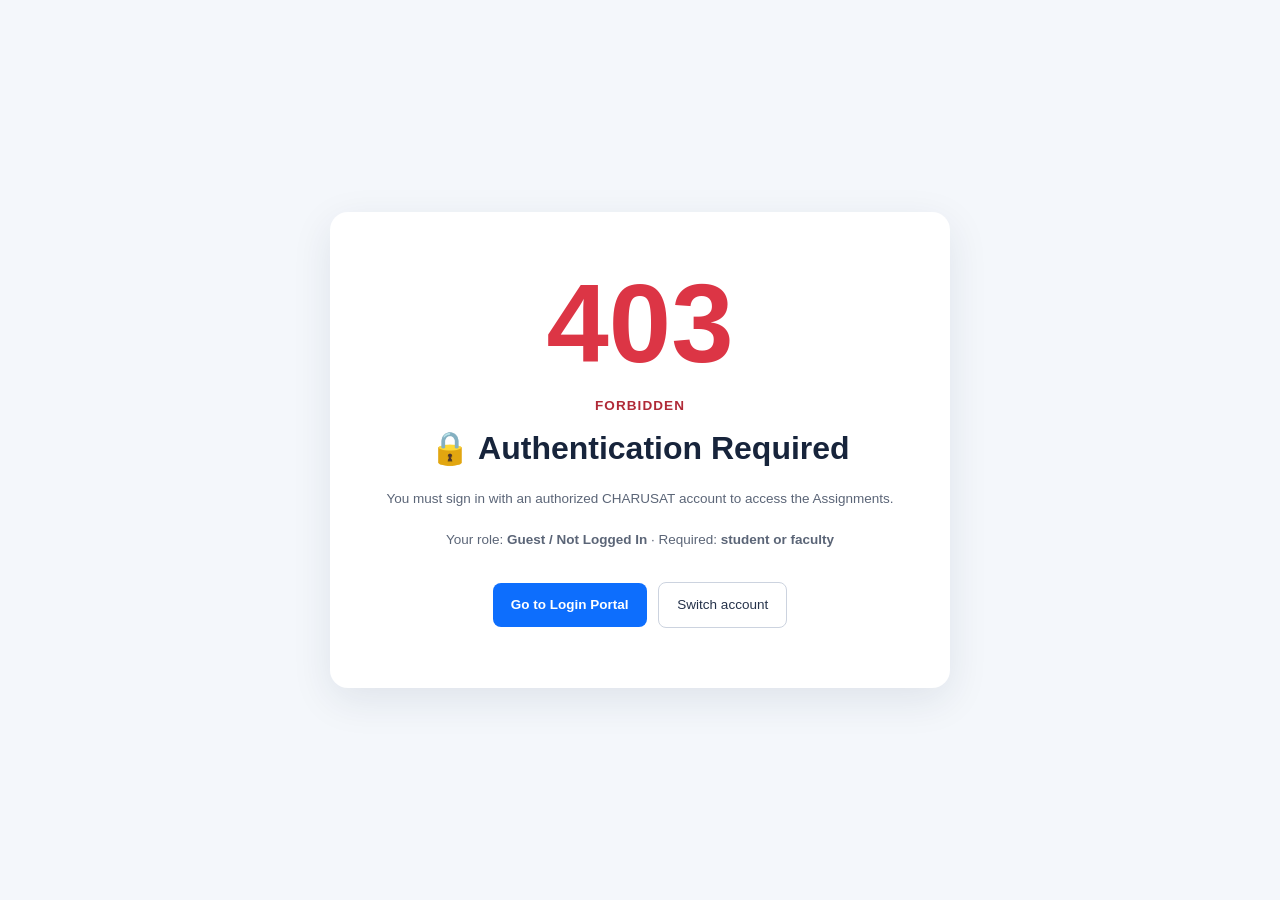
<file: assignment.html>
<!DOCTYPE html>
<html lang="en">
<head>
    <meta charset="UTF-8">
    <meta name="viewport" content="width=device-width, initial-scale=1.0">
    <title>Assignments Page</title>
    <link rel="stylesheet" href="css/style.css">
    <script src="js/auth.js"></script>
    <script>document.addEventListener("DOMContentLoaded", function () { AuthGuard.enforcePageAccess(["student", "faculty"], "Assignments"); });</script>
</head>
<body>
    <div class="container">
        <header class="header">
            <h1>🎓 Student Hub Portal</h1>
            <p>Assignments Page</p>
        </header>

        <nav class="nav">
            <a href="index.html">Home</a>
            <a href="login.html">Login</a>
            <a href="register.html">Register</a>
            <a href="student.html">Student</a>
            <a href="faculty.html">Faculty</a>
            <a href="courses.html">Courses</a>
            <a href="attendance.html">Attendance</a>
            <a href="assignment.html">Assignment</a>
            <a href="notice.html">Notice</a>
            <a href="profile.html">Profile</a>
           
            <a href="contact.html">Contact Us</a>
        </nav>

        <main class="main">
            <section class="card">
                
                <p class="section-sub">Keep track of your subjects, submission status, and deadlines</p>

                <div class="assignment-list">
                    <div class="assignment-row">
                        <div class="assignment-field">
                            <label>Subject</label>
                            <input type="text" placeholder="e.g. Web Development">
                        </div>
                        <div class="assignment-field">
                            <label>Status</label>
                            <select class="status-select">
                                <option value="pending">Pending</option>
                                <option value="submit">Submitted</option>
                            </select>
                        </div>
                        <div class="assignment-field">
                            <label>Deadline</label>
                            <input type="date">
                        </div>
                    </div>

                    <div class="assignment-row">
                        <div class="assignment-field">
                            <label>Subject</label>
                            <input type="text" placeholder="e.g. Java Programming">
                        </div>
                        <div class="assignment-field">
                            <label>Status</label>
                            <select class="status-select">
                                <option value="pending">Pending</option>
                                <option value="submit">Submitted</option>
                            </select>
                        </div>
                        <div class="assignment-field">
                            <label>Deadline</label>
                            <input type="date">
                        </div>
                    </div>

                    <div class="assignment-row">
                        <div class="assignment-field">
                            <label>Subject</label>
                            <input type="text" placeholder="e.g. Data Structures">
                        </div>
                        <div class="assignment-field">
                            <label>Status</label>
                            <select class="status-select">
                                <option value="pending">Pending</option>
                                <option value="submit">Submitted</option>
                            </select>
                        </div>
                        <div class="assignment-field">
                            <label>Deadline</label>
                            <input type="date">
                        </div>
                    </div>

                    <div class="assignment-row">
                        <div class="assignment-field">
                            <label>Subject</label>
                            <input type="text" placeholder="e.g. Maths">
                        </div>
                        <div class="assignment-field">
                            <label>Status</label>
                            <select class="status-select">
                                <option value="pending">Pending</option>
                                <option value="submit">Submitted</option>
                            </select>
                        </div>
                        <div class="assignment-field">
                            <label>Deadline</label>
                            <input type="date">
                        </div>
                    </div>
                </div>
                <p class="note" id="assignmentStatus" aria-live="polite"></p>
                <input type="button" id="saveAssignments" value="Save assignments">
            </section>
            <section class="card" id="facultyAssignmentPanel" hidden>
                <h2>Student Assignment Submissions</h2>
                <p class="section-sub">See which student marked each assignment as submitted.</p>
                <div style="overflow-x:auto"><table style="width:100%"><thead><tr><th>Student</th><th>Enrollment / Login</th><th>Subject</th><th>Status</th><th>Deadline</th><th>Last updated</th></tr></thead><tbody id="facultyAssignmentRows"></tbody></table></div>
            </section>
        </main>

        <footer class="footer">
            <p>&copy; 2026 Student Hub Portal | Assignment</p>
        </footer>
    </div>
    <script src="js/script.js"></script>
</body>
</html>
</file>
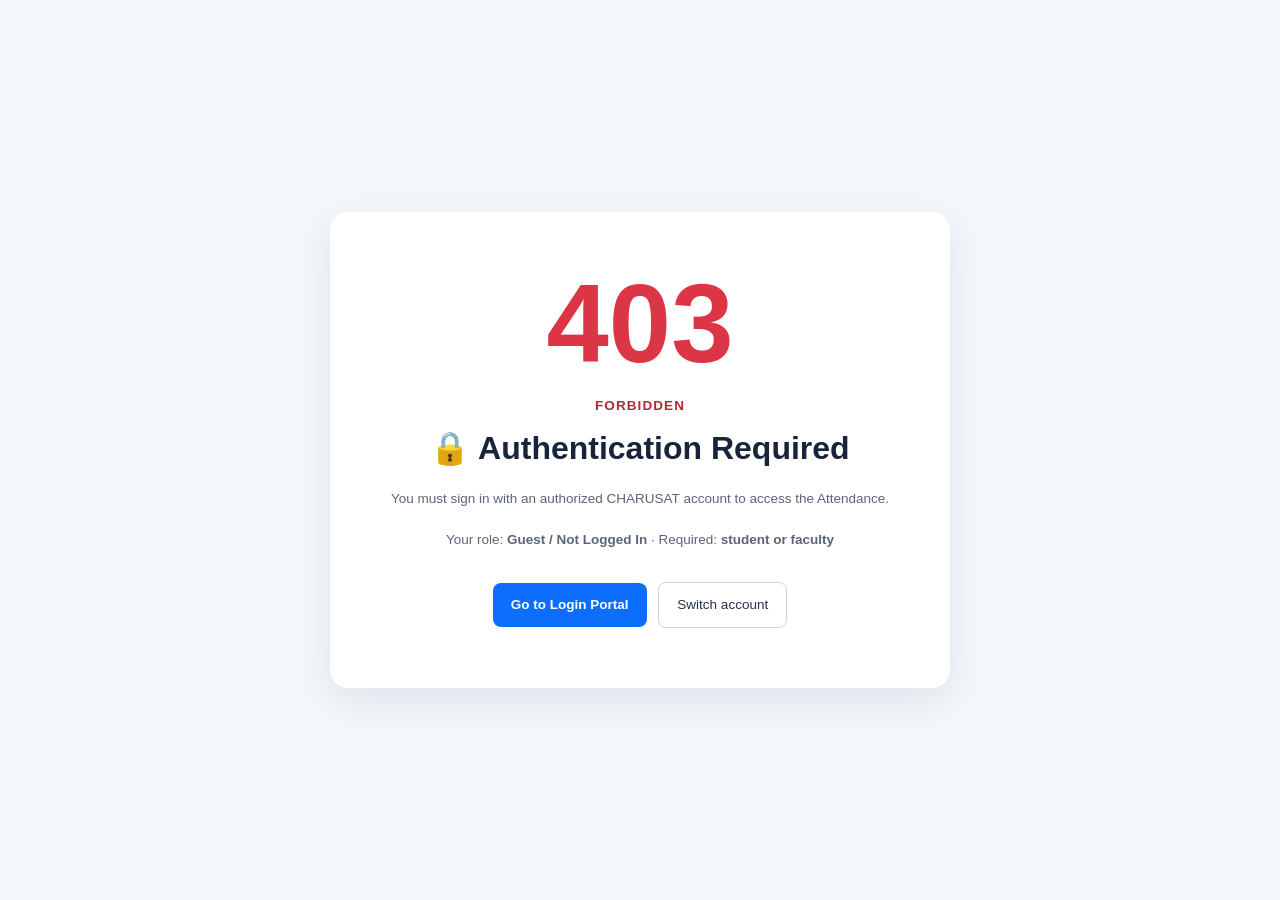
<file: attendance.html>
<!DOCTYPE html>
<html lang="en">
<head>
    <meta charset="UTF-8">
    <meta name="viewport" content="width=device-width, initial-scale=1.0">
    <title>Attendance Calculator</title>
    <link rel="stylesheet" href="css/style.css">
    <script src="js/auth.js"></script>
    <script>document.addEventListener("DOMContentLoaded", function () { AuthGuard.enforcePageAccess(["student", "faculty"], "Attendance"); });</script>
</head>
<body>
    <div class="container">
        <header class="header">
            <h1>🎓 Student Hub Portal</h1>
            <p>Lecture Gross Attendance of Semester 3</p>
        </header>

        <nav class="nav">
            <a href="index.html">Home</a>
            <a href="login.html">Login</a>
            <a href="register.html">Register</a>
            <a href="student.html">Student</a>
            <a href="faculty.html">Faculty</a>
            <a href="courses.html">Courses</a>
            <a href="attendance.html">Attendance</a>
            <a href="assignment.html">Assignment</a>
            <a href="notice.html">Notice</a>
            <a href="profile.html">Profile</a>
            
            <a href="contact.html">Contact Us</a>
        </nav>

        <main class="main">
            <section class="card" id="attendanceStudentPanel">
                <h2>Overall Attendance : <span id="overall">0%</span></h2>
                <div class="form-box">
                    <table>
                        <tr>
                            <th>Course</th>
                            <th>Class Type</th>
                            <th>Present</th>
                            <th>Total</th>
                            <th>Percentage</th>
                        </tr>
                        <tr>
                            <td>CEUE203 / OOP</td>
                            <td>LECT</td>
                            <td><input type="number" id="p1"></td>
                            <td><input type="number" id="t1"></td>
                            <td id="a1">0%</td>
                        </tr>
                        <tr>
                            <td>CEUC201 / FDSA</td>
                            <td>LECT</td>
                            <td><input type="number" id="p2"></td>
                            <td><input type="number" id="t2"></td>
                            <td id="a2">0%</td>
                        </tr>
                        <tr>
                            <td>HSUV201 / CPI</td>
                            <td>LECT</td>
                            <td><input type="number" id="p3"></td>
                            <td><input type="number" id="t3"></td>
                            <td id="a3">0%</td>
                        </tr>
                        <tr>
                            <td>ITUC201 / FCN</td>
                            <td>LECT</td>
                            <td><input type="number" id="p4"></td>
                            <td><input type="number" id="t4"></td>
                            <td id="a4">0%</td>
                        </tr>
                    </table>
                    <br>
                    <input type="button" id="calculateAttendance" value="Calculate and Save Attendance">
                </div>
            </section>
            <section class="card" id="facultyAttendancePanel" hidden>
                <h2>Attendance of All Students</h2>
                <p class="section-sub">Attendance records submitted by students on this browser.</p>
                <div style="overflow-x:auto"><table style="width:100%"><thead><tr><th>Student</th><th>Enrollment / Login</th><th>Course</th><th>Present</th><th>Total classes</th><th>Attendance</th><th>Updated</th></tr></thead><tbody id="facultyAttendanceRows"></tbody></table></div>
            </section>
        </main>

        <footer class="footer">
            <p>&copy; 2026 Student Hub Portal. All Rights Reserved.</p>
        </footer>
    </div>

    <script>
        document.addEventListener("DOMContentLoaded", function () {
            const user = AuthGuard.getCurrentUser();
            const role = AuthGuard.getUserRole();
            const studentPanel = document.getElementById("attendanceStudentPanel");
            const facultyPanel = document.getElementById("facultyAttendancePanel");
            if (role === "faculty") {
                studentPanel.hidden = true;
                facultyPanel.hidden = false;
                const records = JSON.parse(localStorage.getItem("studentHubAttendance") || "[]");
                const tbody = document.getElementById("facultyAttendanceRows");
                if (!records.length) {
                    const row = document.createElement("tr");
                    const cell = document.createElement("td"); cell.colSpan = 7; cell.textContent = "No student attendance submitted yet.";
                    row.appendChild(cell); tbody.appendChild(row);
                }
                records.slice().reverse().forEach(function (record) {
                    const courses = record.courses && record.courses.length ? record.courses.filter(c => Number(c.total) > 0) : [record];
                    courses.forEach(function (course) {
                        const row = document.createElement("tr");
                        [record.studentName, record.studentId, course.course || "Semester 3", course.present, course.total, course.percentage + "%", new Date(record.updatedAt).toLocaleString()].forEach(function (value) {
                            const td = document.createElement("td"); td.textContent = value ?? "—"; row.appendChild(td);
                        });
                        tbody.appendChild(row);
                    });
                });
            } else if (role === "student" && user) {
                const key = (user.username || user.displayName).toLowerCase();
                const prior = JSON.parse(localStorage.getItem("studentHubAttendance") || "[]").find(r => r.studentKey === key);
                if (prior) {
                    if (prior.courses && prior.courses.length) {
                        prior.courses.forEach(function (course, index) {
                            if (index > 3) return;
                            document.getElementById("p" + (index + 1)).value = course.present;
                            document.getElementById("t" + (index + 1)).value = course.total;
                            document.getElementById("a" + (index + 1)).textContent = course.percentage + "%";
                        });
                    } else {
                        document.getElementById("p1").value = prior.present;
                        document.getElementById("t1").value = prior.total;
                        document.getElementById("a1").textContent = prior.percentage + "%";
                    }
                    document.getElementById("overall").textContent = prior.percentage + "%";
                }
            }
        });
        function calculate() {
            let totalPresent = 0;
            let totalClass = 0;
            const courseNames = ["CEUE203 / OOP", "CEUC201 / FDSA", "HSUV201 / CPI", "ITUC201 / FCN"];
            const courseRecords = [];

            for (let i = 1; i <= 4; i++) {
                let p = Number(document.getElementById("p" + i).value);
                let t = Number(document.getElementById("t" + i).value);

                if (p < 0 || t < 0 || p > t) {
                    alert("Present classes must be between 0 and Total classes.");
                    return;
                }
                courseRecords[i - 1] = {course:courseNames[i - 1],present:p,total:t,percentage:"0.0"};
                if (t > 0) {
                    if (p <= t) {
                        let per = (p / t) * 100;
                        document.getElementById("a" + i).innerHTML = per.toFixed(1) + "%";
                        courseRecords[i - 1].percentage = per.toFixed(1);
                        totalPresent += p;
                        totalClass += t;
                    } else {
                        alert("Present classes cannot be greater than Total classes.");
                        return;
                    }
                }
            }

            if (totalClass > 0) {
                let overall = (totalPresent / totalClass) * 100;
                document.getElementById("overall").innerHTML = overall.toFixed(1) + "%";
                const user = AuthGuard.getCurrentUser();
                if (AuthGuard.getUserRole() === "student" && user) {
                    const key = (user.username || user.displayName).toLowerCase();
                    const records = JSON.parse(localStorage.getItem("studentHubAttendance") || "[]").filter(r => r.studentKey !== key);
                    records.push({studentKey:key,studentId:user.username,studentName:user.displayName||user.username,courses:courseRecords,present:totalPresent,total:totalClass,percentage:overall.toFixed(1),updatedAt:new Date().toISOString()});
                    localStorage.setItem("studentHubAttendance", JSON.stringify(records));
                    AuthGuard.logActivity("attendance_save", "attendance.html");
                }
            } else {
                document.getElementById("overall").innerHTML = "0%";
            }
        }
        document.getElementById("calculateAttendance").addEventListener("click", calculate);
    </script>
    <script src="js/script.js"></script>
</body>
</html>
</file>
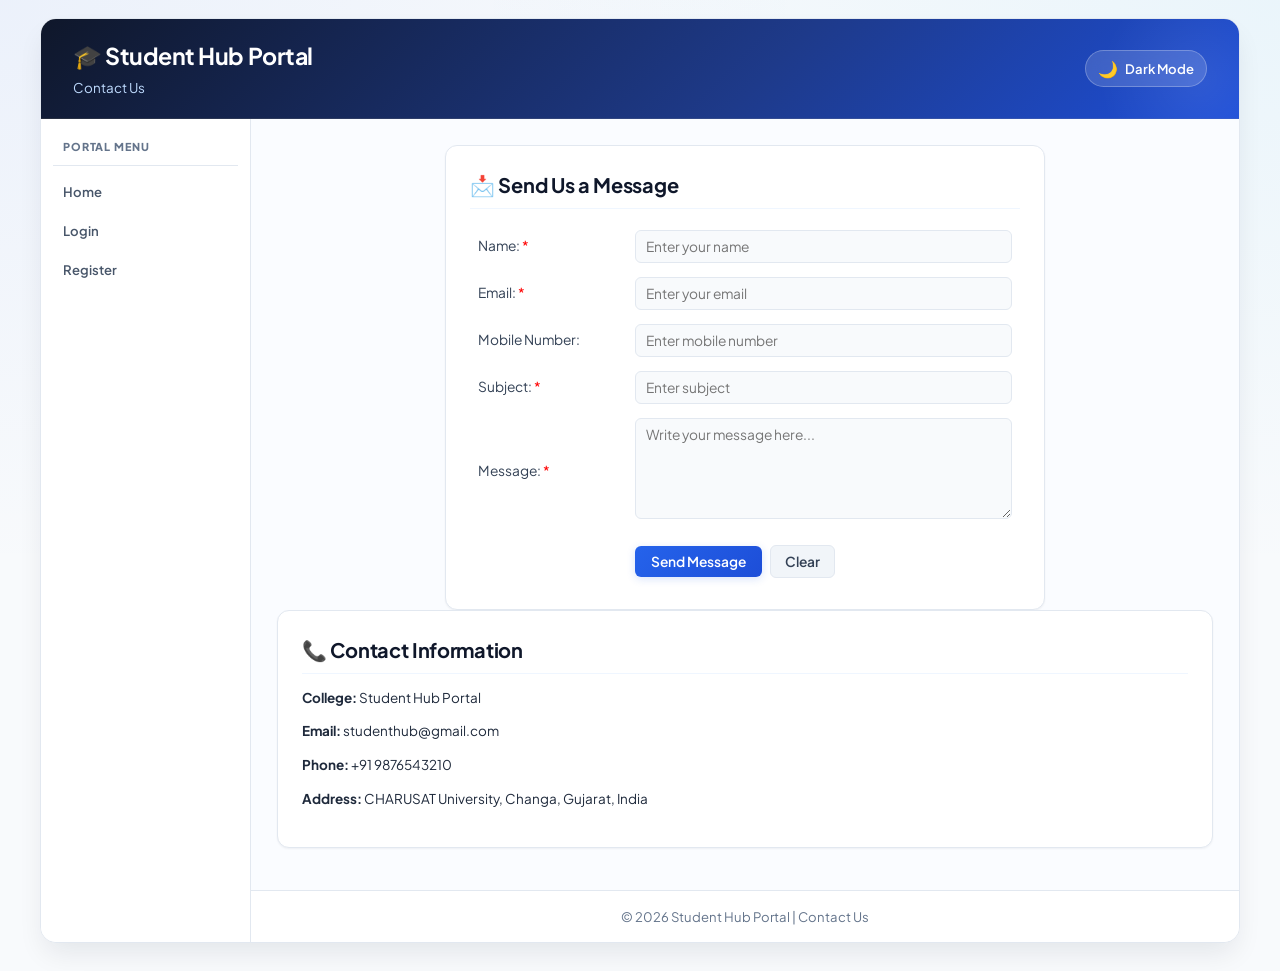
<file: contact.html>
<!DOCTYPE html>
<html lang="en">

<head>

    <meta charset="UTF-8">

    <meta
        name="viewport"
        content="width=device-width, initial-scale=1.0">

    <title>Contact Us - Student Hub</title>

    <link
        rel="stylesheet"
        href="css/style.css">
    <script src="js/auth.js"></script>

    <style>

        .form-message {
            margin-top: 15px;
            padding: 12px;
            border-radius: 6px;
            display: none;
        }

        .form-error {
            background: #ffe5e5;
            color: #b00020;
            border: 1px solid #ffb3b3;
        }

        .form-success {
            background: #e5f8ec;
            color: #087a32;
            border: 1px solid #9cdeb4;
        }

        .required {
            color: red;
        }

    </style>

</head>


<body>

<div class="container">


    <!-- HEADER -->

    <header class="header">

        <h1>
            🎓 Student Hub Portal
        </h1>

        <p>
            Contact Us
        </p>

    </header>


    <!-- NAVIGATION -->

    <nav class="nav">

        <a href="index.html">Home</a>

        <a href="login.html">Login</a>

        <a href="register.html">Register</a>

        <a href="student.html">Student</a>

        <a href="faculty.html">Faculty</a>

        <a href="courses.html">Courses</a>

        <a href="attendance.html">Attendance</a>

        <a href="assignment.html">Assignment</a>

        <a href="notice.html">Notice</a>

        <a href="profile.html">Profile</a>

        <a href="contact.html">Contact Us</a>

    </nav>


    <main class="main">


        <!-- CONTACT FORM -->

        <section class="card form-box">

            <h2>
                📩 Send Us a Message
            </h2>


            <form
                action="process.php"
                method="POST"
                id="contactForm">


                <table>

                    <!-- NAME -->

                    <tr>

                        <td>
                            Name:
                            <span class="required">*</span>
                        </td>

                        <td>

                            <input
                                type="text"
                                name="name"
                                placeholder="Enter your name"
                                required>

                        </td>

                    </tr>


                    <!-- EMAIL -->

                    <tr>

                        <td>
                            Email:
                            <span class="required">*</span>
                        </td>

                        <td>

                            <input
                                type="email"
                                name="email"
                                placeholder="Enter your email"
                                required>

                        </td>

                    </tr>


                    <!-- MOBILE -->

                    <tr>

                        <td>
                            Mobile Number:
                        </td>

                        <td>

                            <input
                                type="tel"
                                name="mobile"
                                placeholder="Enter mobile number">

                        </td>

                    </tr>


                    <!-- SUBJECT -->

                    <tr>

                        <td>
                            Subject:
                            <span class="required">*</span>
                        </td>

                        <td>

                            <input
                                type="text"
                                name="subject"
                                placeholder="Enter subject"
                                required>

                        </td>

                    </tr>


                    <!-- MESSAGE -->

                    <tr>

                        <td>
                            Message:
                            <span class="required">*</span>
                        </td>

                        <td>

                            <textarea
                                name="message"
                                rows="5"
                                cols="30"
                                placeholder="Write your message here..."
                                required></textarea>

                        </td>

                    </tr>


                    <!-- BUTTONS -->

                    <tr>

                        <td></td>

                        <td>

                            <input
                                type="submit"
                                value="Send Message">

                            <input
                                type="reset"
                                value="Clear">

                        </td>

                    </tr>

                </table>

            </form>

        </section>


        <!-- INFORMATION -->

        <section class="card">

            <h2>
                📞 Contact Information
            </h2>

            <p>
                <b>College:</b>
                Student Hub Portal
            </p>

            <p>
                <b>Email:</b>
                studenthub@gmail.com
            </p>

            <p>
                <b>Phone:</b>
                +91 9876543210
            </p>

            <p>
                <b>Address:</b>
                CHARUSAT University, Changa, Gujarat, India
            </p>

        </section>


    </main>


    <!-- FOOTER -->

    <footer class="footer">

        <p>
            &copy; 2026 Student Hub Portal |
            Contact Us
        </p>

    </footer>


</div>


<script src="js/script.js"></script>

</body>

</html>
</file>
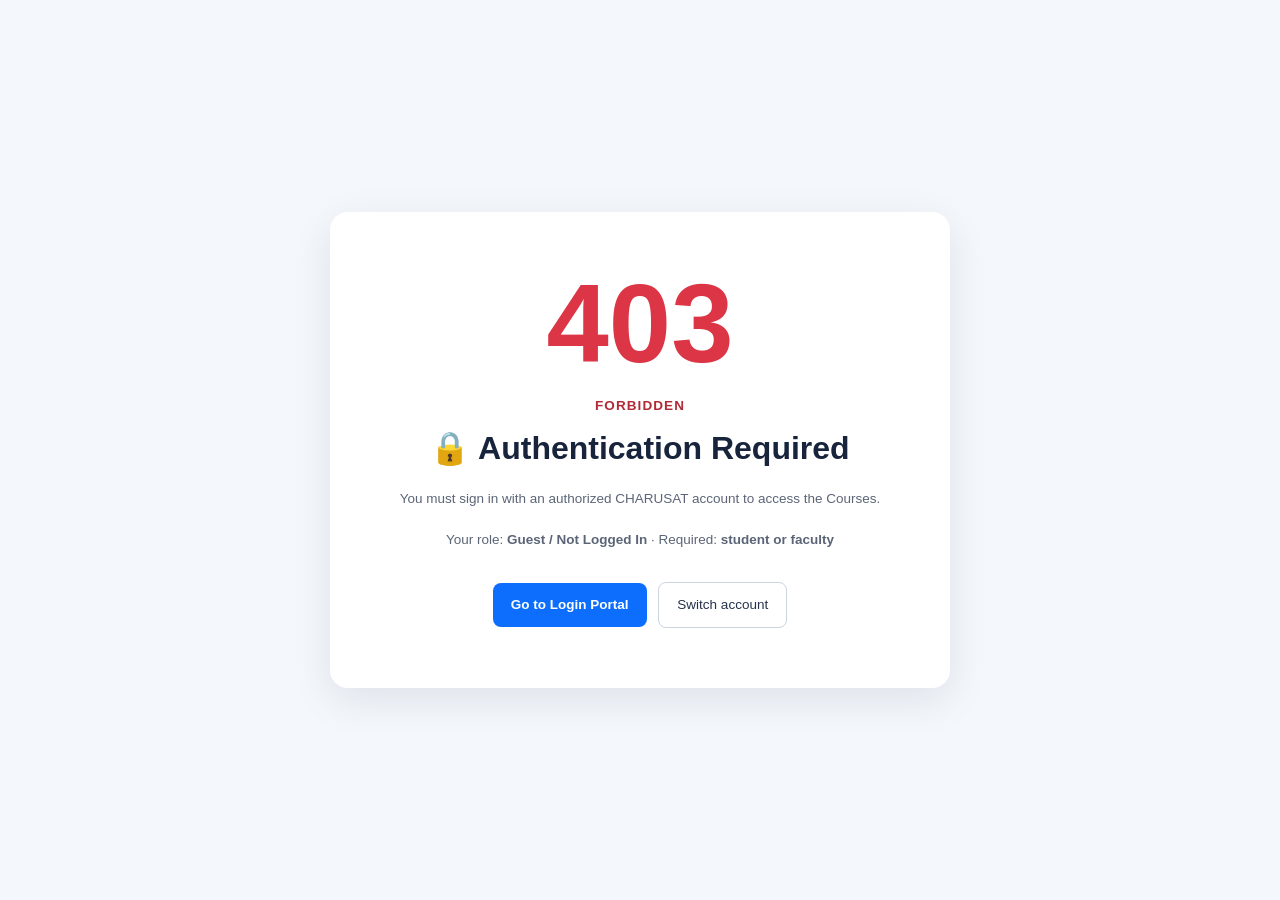
<file: courses.html>
<!DOCTYPE html>
<html lang="en">
<head>
    <meta charset="UTF-8">
    <meta name="viewport" content="width=device-width, initial-scale=1.0">
    <title>Courses Page</title>
    <link rel="stylesheet" href="css/style.css">
    <script src="js/auth.js"></script>
    <script>document.addEventListener("DOMContentLoaded", function () { AuthGuard.enforcePageAccess(["student", "faculty"], "Courses"); });</script>
</head>
<body>
    <div class="container">
        <header class="header">
            <h1>🎓 Student Hub Portal</h1>
            <p>Courses Page</p>
        </header>

        <nav class="nav">
            <a href="index.html">Home</a>
            <a href="login.html">Login</a>
            <a href="register.html">Register</a>
            <a href="student.html">Student</a>
            <a href="faculty.html">Faculty</a>
            <a href="courses.html">Courses</a>
            <a href="attendance.html">Attendance</a>
            <a href="assignment.html">Assignment</a>
            <a href="notice.html">Notice</a>
            <a href="profile.html">Profile</a>
           
            <a href="contact.html">Contact Us</a>
        </nav>

        <main class="main">
            <section class="card">
                <h2>Available Courses</h2>
                <p class="section-sub"></p>

                <div class="course-grid">
                    <div class="course-card">
                        <div class="course-icon">🌐</div>
                        <span class="course-badge">Semester 3</span>
                        <h3>Computer Networking</h3>
                        <p>Fundamentals of computer networks, communication protocols, and data transmission.</p>
                    </div>

                    <div class="course-card">
                        <div class="course-icon">💻</div>
                        <span class="course-badge">Semester 3</span>
                        <h3>Web Development</h3>
                        <p>HTML, CSS, JavaScript, responsive web design, and modern front-end development concepts.</p>
                    </div>

                    <div class="course-card">
                        <div class="course-icon">🧩</div>
                        <span class="course-badge">Semester 3</span>
                        <h3>Data Structures &amp; Algorithms</h3>
                        <p>Arrays, linked lists, trees, graphs, sorting, searching, recursion, and algorithm analysis.</p>
                    </div>

                    <div class="course-card">
                        <div class="course-icon">☕</div>
                        <span class="course-badge">Semester 3</span>
                        <h3>Java Programming</h3>
                        <p>Java syntax, OOP concepts, exception handling, file handling, and collections.</p>
                    </div>

                    <div class="course-card">
                        <div class="course-icon">➗</div>
                        <span class="course-badge">Semester 3</span>
                        <h3>Maths</h3>
                        <p>Mathematical foundation required for engineering and computer science studies.</p>
                    </div>
                    <div class="course-card">
                        <div class="course-icon">🌐</div>
                        <span class="course-badge">Semester 3</span>
                        <h3>HSUV</h3>
                        <p>creation,innovation and problem solving.</p>
                    </div>
                </div>
            </section>
        </main>

        <footer class="footer">
            <p>&copy; 2026 Student Hub Portal. All Rights Reserved.</p>
        </footer>
    </div>
    <script src="js/script.js"></script>
</body>
</html>
</file>
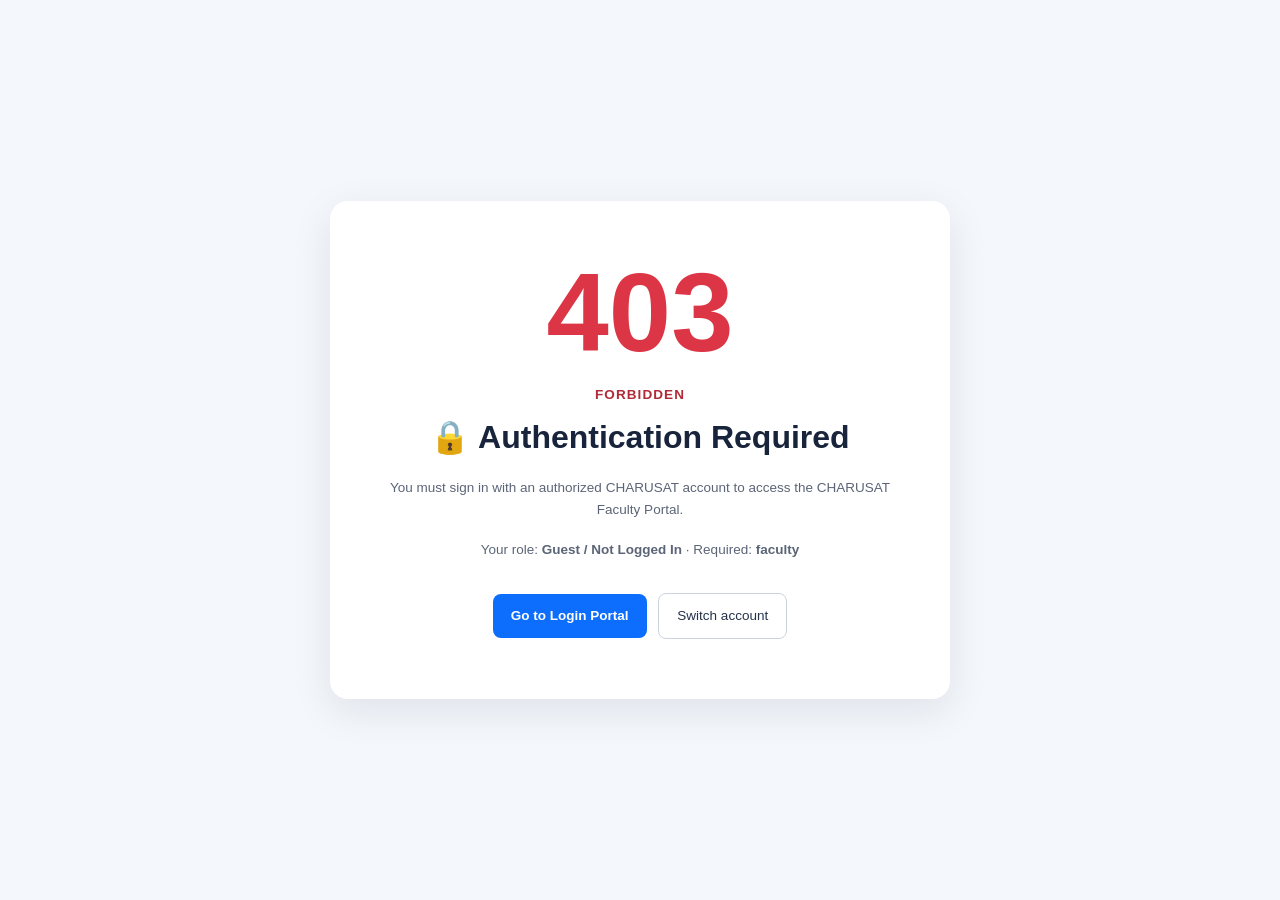
<file: faculty.html>
<!DOCTYPE html>
<html lang="en">
<head>
    <meta charset="UTF-8">
    <meta name="viewport" content="width=device-width, initial-scale=1.0">
    <title>Faculty Page</title>
    <link rel="stylesheet" href="css/style.css">
    <!-- Role Verification (RBAC Guard) -->
    <script src="js/auth.js"></script>
    <script>document.addEventListener("DOMContentLoaded", function () { AuthGuard.enforcePageAccess(["faculty"], "CHARUSAT Faculty Portal"); });</script>
</head>
<body>
    <div class="container">
        <header class="header">
            <h1>🎓 Student Hub Portal</h1>
            <p>Faculty Page</p>
        </header>

        <nav class="nav">
            <a href="index.html">Home</a>
            <a href="login.html">Login</a>
            <a href="register.html">Register</a>
            <a href="student.html">Student</a>
            <a href="faculty.html">Faculty</a>
            <a href="admin.html">Admin</a>
            <a href="courses.html">Courses</a>
            <a href="attendance.html">Attendance</a>
            <a href="assignment.html">Assignment</a>
            <a href="notice.html">Notice</a>
            <a href="profile.html">Profile</a>
            
            <a href="contact.html">Contact Us</a>
        </nav>

        <main class="main">
            <section class="card">
                <h2>Student Events and Registrations</h2>
                <p>Events added by students and the students registered for each event.</p>
                <div id="facultyEventRegistrations">Loading events…</div>
            </section>
            <section class="card">
                <h2>Faculty Directory</h2>
                <table>
                    <tr>
                        <th>Faculty</th>
                        <th>Name</th>
                        <th>Subject</th>
                        <th>E-mail</th>
                    </tr>
                    <tr>
                        <td><img src="images/amitsir.jpg" width="100" alt="Amit Thakkar"></td>
                        <td>Amit Thakkar</td>
                        <td>DATA STRUCTURE AND ALGORITHMS</td>
                        <td><a href="mailto:amitthakkar.it@charusat.ac.in">amitthakkar.it@charusat.ac.in</a></td>
                    </tr>
                    <tr>
                        <td><img src="images/harshulsir.jpg" width="100" alt="Harshul Yagnik"></td>
                        <td>Harshul Yagnik</td>
                        <td>FUNDAMENTALS OF COMPUTER NETWORKS</td>
                        <td><a href="mailto:harshulyagnik.cse@charusat.ac.in">harshulyagnik.cse@charusat.ac.in</a></td>
                    </tr>
                    <tr>
                        <td><img src="images/sidhharthsir.jpg" width="100" alt="Shiddharth Shah"></td>
                        <td>Shiddharth Shah</td>
                        <td>OBJECT ORIENTED PROGRAMMING</td>
                        <td><a href="mailto:siddharthshah.cse@charusat.ac.in">siddharthshah.cse@charusat.ac.in</a></td>
                    </tr>
                    <tr>
                        <td><img src="images/pragneshsir.jpg" width="100" alt="Pragnesh Makwana"></td>
                        <td>Pragnesh Makwana</td>
                        <td>DISCRETE MATHEMATICS</td>
                        <td><a href="mailto:pragneshmakwana.maths@charusat.ac.in">pragneshmakwana.maths@charusat.ac.in</a></td>
                    </tr>
                    <tr>
                        <td><img src="images/brinadamam.jpg" width="100" alt="Brinda Patel"></td>
                        <td>Brinda Patel</td>
                        <td>WEB DEVELOPMENT FRAMEWORKS</td>
                        <td><a href="mailto:brindapatel.cse@charusat.ac.in">brindapatel.cse@charusat.ac.in</a></td>
                    </tr>
                    <tr>
                        <td><img src="images/avanimam.jpg" width="100" alt="Avani Khokhariya"></td>
                        <td>Avani Khokhariya</td>
                        <td>DATA STRUCTURE AND ALGORITHMS</td>
                        <td><a href="mailto:avanikhokhariya.cse@charusat.ac.in">avanikhokhariya.cse@charusat.ac.in</a></td>
                    </tr>
                    <tr>
                        <td><img src="images/akshitamam.jpg" width="100" alt="Akshti Kadam"></td>
                        <td>Akshti Kadam</td>
                        <td>CREATIVITY, PROBLEM SOLVING AND INNOVATION</td>
                        <td><a href="mailto:akshitakadam.cse@charusat.ac.in">akshitakadam.cse@charusat.ac.in</a></td>
                    </tr>
                    <tr>
                        <td><img src="images/vaibhavimam.jpg" width="100" alt="Vaibhavi Patel"></td>
                        <td>Vaibhavi Patel</td>
                        <td>WEB DEVELOPMENT FRAMEWORKS</td>
                        <td><a href="mailto:vaibhavipatel.cse@charusat.ac.in">vaibhavipatel.cse@charusat.ac.in</a></td>
                    </tr>
                </table>
            </section>
        </main>

        <footer class="footer">
            <p>&copy; 2026 Student Hub Portal | Faculty</p>
        </footer>
    </div>
    <script src="js/faculty-events.js"></script>
    <script src="js/script.js"></script>
</body>
</html>
</file>
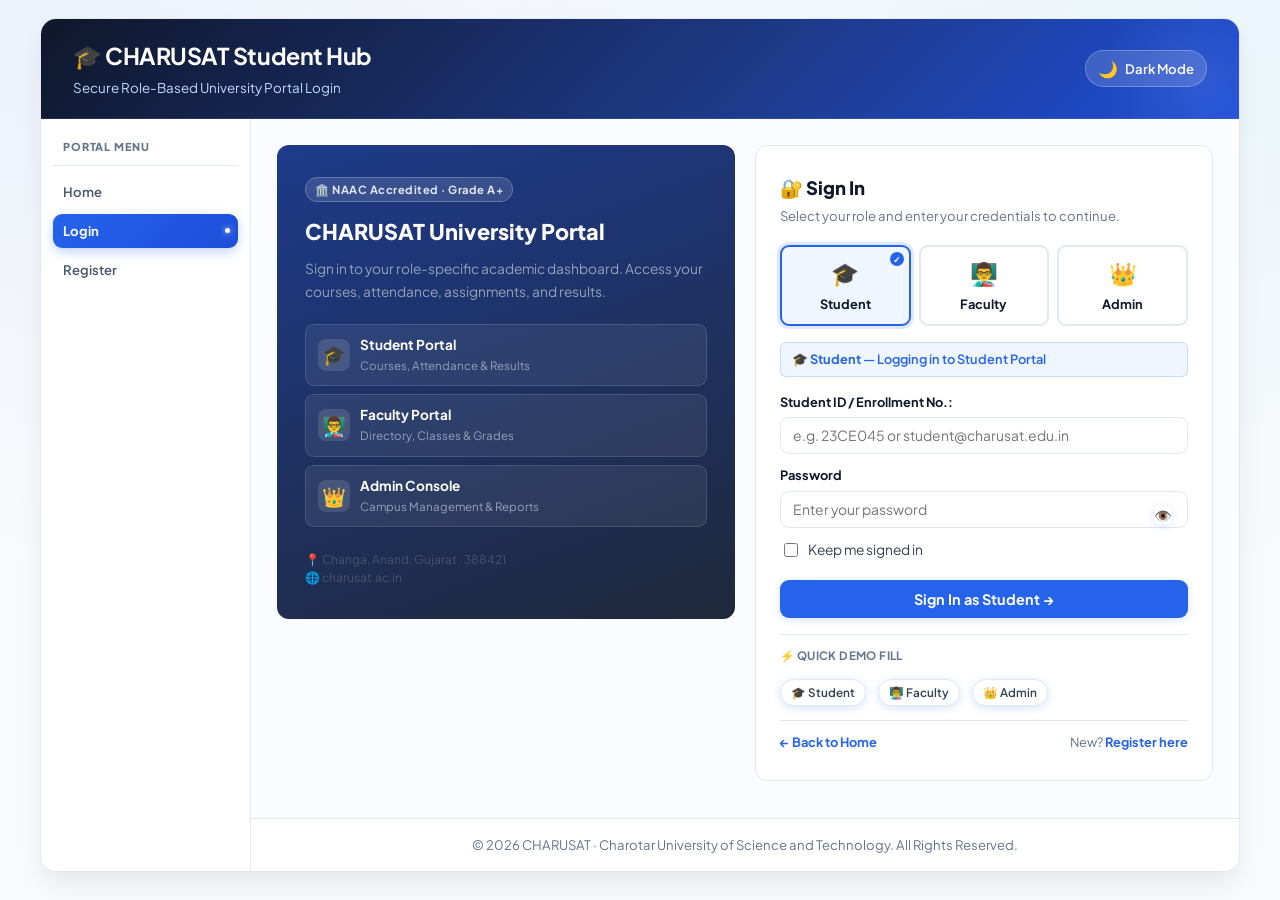
<file: login.html>
<!DOCTYPE html>
<html lang="en">
<head>
    <meta charset="UTF-8">
    <meta name="viewport" content="width=device-width, initial-scale=1.0">
    <title>Login · CHARUSAT Student Hub</title>
    <link rel="stylesheet" href="css/style.css">
    <style>
        /* ── LOGIN PAGE ── */
        .login-page-wrap {
            display: grid;
            grid-template-columns: 1fr 1fr;
            gap: 20px;
            align-items: start;
        }

        /* Left side: Info panel */
        .login-info-panel {
            background: linear-gradient(160deg, #1e3a8a 0%, #1e293b 100%);
            border-radius: var(--radius-lg);
            padding: 32px 28px;
            color: #fff;
        }
        .login-info-panel h2 {
            font-size: 1.35rem;
            font-weight: 800;
            margin: 0 0 10px;
            color: #fff;
        }
        .login-info-panel p {
            font-size: 0.86rem;
            color: #94a3b8;
            line-height: 1.65;
            margin: 0 0 20px;
        }
        .login-portal-list { list-style: none; padding: 0; margin: 0 0 24px; }
        .login-portal-list li {
            display: flex;
            align-items: center;
            gap: 10px;
            padding: 10px 12px;
            background: rgba(255,255,255,0.07);
            border: 1px solid rgba(255,255,255,0.12);
            border-radius: var(--radius-md);
            margin-bottom: 8px;
            font-size: 0.84rem;
            font-weight: 600;
            cursor: pointer;
            transition: background 0.2s;
            text-decoration: none;
            color: #fff;
        }
        .login-portal-list li:last-child { margin-bottom: 0; }
        .login-portal-list li:hover { background: rgba(255,255,255,0.15); }
        .login-portal-list li .lpl-icon {
            font-size: 1.2rem;
            width: 32px;
            height: 32px;
            background: rgba(255,255,255,0.12);
            border-radius: 8px;
            display: flex;
            align-items: center;
            justify-content: center;
            flex-shrink: 0;
        }
        .login-portal-list li .lpl-text strong { display: block; font-size: 0.85rem; color: #fff; }
        .login-portal-list li .lpl-text span { font-size: 0.72rem; color: #94a3b8; font-weight: 400; }
        .uni-badge {
            display: inline-block;
            background: rgba(255,255,255,0.12);
            border: 1px solid rgba(255,255,255,0.22);
            color: #e2e8f0;
            font-size: 0.7rem;
            font-weight: 700;
            padding: 3px 9px;
            border-radius: 20px;
            letter-spacing: 0.5px;
            margin-bottom: 14px;
        }

        /* Right side: Login form */
        .login-form-panel {
            background: var(--paper);
            border: 1px solid var(--line);
            border-radius: var(--radius-lg);
            padding: 28px 24px;
        }
        .login-form-panel h2 {
            margin: 0 0 4px;
            font-size: 1.15rem;
            font-weight: 800;
            color: var(--navy-dark);
        }
        .login-form-panel .subtitle {
            font-size: 0.82rem;
            color: var(--muted);
            margin: 0 0 20px;
        }

        /* Role Cards */
        .role-tabs {
            display: grid;
            grid-template-columns: repeat(3, 1fr);
            gap: 8px;
            margin-bottom: 16px;
        }
        .role-tab {
            border: 2px solid var(--line);
            background: var(--paper);
            border-radius: var(--radius-md);
            padding: 10px 6px;
            text-align: center;
            cursor: pointer;
            transition: all 0.18s;
            position: relative;
        }
        .role-tab:hover { border-color: var(--primary); background: var(--primary-light); }
        .role-tab.active {
            border-color: var(--primary);
            background: var(--primary-light);
            box-shadow: 0 0 0 3px rgba(37,99,235,0.15);
        }
        [data-theme="dark"] .role-tab.active {
            background: rgba(59,130,246,0.15);
            border-color: #60a5fa;
        }
        .role-tab input[type="radio"] { position: absolute; opacity: 0; pointer-events: none; }
        .role-tab-icon { font-size: 1.4rem; display: block; margin-bottom: 4px; }
        .role-tab-name { font-size: 0.8rem; font-weight: 700; color: var(--navy-dark); display: block; }
        .role-tab-check {
            position: absolute; top: 5px; right: 5px;
            width: 14px; height: 14px; border-radius: 50%;
            background: var(--primary); color: #fff;
            font-size: 9px; font-weight: 800;
            display: none; align-items: center; justify-content: center;
        }
        .role-tab.active .role-tab-check { display: flex; }

        /* Role indicator */
        .role-indicator {
            font-size: 0.8rem;
            font-weight: 600;
            color: var(--primary);
            background: var(--primary-light);
            border: 1px solid rgba(37,99,235,0.18);
            border-radius: var(--radius-sm);
            padding: 7px 11px;
            margin-bottom: 16px;
        }
        [data-theme="dark"] .role-indicator {
            background: rgba(59,130,246,0.12);
            border-color: rgba(59,130,246,0.3);
            color: #93c5fd;
        }

        /* Form fields */
        .form-group { margin-bottom: 12px; }
        .form-group label {
            display: block;
            font-size: 0.8rem;
            font-weight: 700;
            color: var(--navy-dark);
            margin-bottom: 5px;
        }
        .form-group input {
            width: 100%;
            padding: 9px 12px;
            border: 1px solid var(--line);
            border-radius: var(--radius-md);
            background: var(--paper);
            color: var(--ink);
            font-size: 0.87rem;
            transition: border-color 0.2s;
            box-sizing: border-box;
        }
        .form-group input:focus {
            outline: none;
            border-color: var(--primary);
            box-shadow: 0 0 0 3px rgba(37,99,235,0.1);
        }
        .pw-wrap { position: relative; }
        .pw-wrap input { padding-right: 36px; }
        .pw-toggle {
            position: absolute; right: 10px; top: 50%;
            transform: translateY(-50%);
            background: none; border: none;
            color: var(--muted); cursor: pointer; font-size: 0.9rem; padding: 0;
        }
        .pw-toggle:hover { color: var(--primary); }

        /* Remember + Actions row */
        .form-meta {
            display: flex;
            align-items: center;
            justify-content: space-between;
            margin-bottom: 14px;
            font-size: 0.8rem;
        }
        .form-meta label { display: flex; align-items: center; gap: 6px; cursor: pointer; color: var(--ink-light); }

        /* Submit btn */
        .btn-login {
            width: 100%;
            padding: 10px;
            background: var(--primary);
            color: #fff;
            border: none;
            border-radius: var(--radius-md);
            font-size: 0.9rem;
            font-weight: 700;
            cursor: pointer;
            transition: all 0.2s;
        }
        .btn-login:hover { background: var(--primary-hover); transform: translateY(-1px); }
        .btn-login:disabled { opacity: 0.6; cursor: not-allowed; transform: none; }

        /* Alert */
        .login-alert {
            display: none;
            align-items: center;
            gap: 8px;
            padding: 9px 12px;
            border-radius: var(--radius-sm);
            font-size: 0.83rem;
            font-weight: 600;
            margin-bottom: 14px;
        }
        .login-alert.show { display: flex; }
        .login-alert-success { background: var(--success-bg); color: var(--success); border: 1px solid rgba(16,185,129,0.25); }
        .login-alert-error { background: var(--danger-bg); color: var(--danger); border: 1px solid rgba(239,68,68,0.25); }

        /* Demo quick-fill */
        .demo-strip {
            border-top: 1px solid var(--line);
            margin-top: 16px;
            padding-top: 12px;
        }
        .demo-strip-label {
            font-size: 0.72rem;
            font-weight: 700;
            color: var(--muted);
            text-transform: uppercase;
            letter-spacing: 0.4px;
            margin-bottom: 8px;
        }
        .demo-btns { display: flex; gap: 6px; flex-wrap: wrap; }
        .demo-btn {
            background: var(--paper);
            border: 1px solid var(--line);
            color: var(--ink-light);
            font-size: 0.73rem;
            font-weight: 600;
            padding: 5px 10px;
            border-radius: 20px;
            cursor: pointer;
            transition: all 0.18s;
        }
        .demo-btn:hover { background: var(--primary); color: #fff; border-color: var(--primary); }

        /* Footer links */
        .form-footer-links {
            display: flex;
            justify-content: space-between;
            margin-top: 14px;
            padding-top: 12px;
            border-top: 1px solid var(--line);
            font-size: 0.8rem;
            color: var(--muted);
        }
        .form-footer-links a { color: var(--primary); font-weight: 700; text-decoration: none; }
        .form-footer-links a:hover { text-decoration: underline; }

        @media (max-width: 700px) {
            .login-page-wrap { grid-template-columns: 1fr; }
            .login-info-panel { display: none; }
        }
    </style>
</head>
<body>
    <div class="container">
        <!-- HEADER -->
        <header class="header">
            <div class="header-wrapper">
                <div>
                    <h1>🎓 CHARUSAT Student Hub</h1>
                    <p>Secure Role-Based University Portal Login</p>
                </div>
                <div class="header-actions">
                    <button class="theme-toggle-btn" id="themeToggleBtn" type="button" aria-label="Toggle theme">
                        <span class="theme-icon">🌙</span>
                        <span class="theme-label">Dark Mode</span>
                    </button>
                    <button class="hamburger-btn" id="hamburgerBtn" type="button" aria-label="Toggle menu">
                        <span class="hamburger-line"></span>
                        <span class="hamburger-line"></span>
                        <span class="hamburger-line"></span>
                    </button>
                </div>
            </div>
        </header>

        <!-- NAV -->
        <nav class="nav" id="mainNav">
            <a href="index.html">Home</a>
            <a href="login.html" class="active">Login</a>
            <a href="register.html">Register</a>
            <a href="student.html">Student</a>
            <a href="faculty.html">Faculty</a>
            <a href="admin.html">Admin</a>
            <a href="courses.html">Courses</a>
            <a href="attendance.html">Attendance</a>
            <a href="assignment.html">Assignment</a>
            <a href="notice.html">Notice</a>
            <a href="profile.html">Profile</a>
            <a href="contact.html">Contact Us</a>
        </nav>

        <main class="main">
            <div class="login-page-wrap">

                <!-- LEFT: Info Panel -->
                <div class="login-info-panel">
                    <span class="uni-badge">🏛️ NAAC Accredited · Grade A+</span>
                    <h2>CHARUSAT University Portal</h2>
                    <p>Sign in to your role-specific academic dashboard. Access your courses, attendance, assignments, and results.</p>

                    <ul class="login-portal-list">
                        <li onclick="setRoleExternal('student')">
                            <div class="lpl-icon">🎓</div>
                            <div class="lpl-text">
                                <strong>Student Portal</strong>
                                <span>Courses, Attendance &amp; Results</span>
                            </div>
                        </li>
                        <li onclick="setRoleExternal('faculty')">
                            <div class="lpl-icon">👨‍🏫</div>
                            <div class="lpl-text">
                                <strong>Faculty Portal</strong>
                                <span>Directory, Classes &amp; Grades</span>
                            </div>
                        </li>
                        <li onclick="setRoleExternal('admin')">
                            <div class="lpl-icon">👑</div>
                            <div class="lpl-text">
                                <strong>Admin Console</strong>
                                <span>Campus Management &amp; Reports</span>
                            </div>
                        </li>
                    </ul>

                    <div style="font-size: 0.75rem; color: #475569;">
                        📍 Changa, Anand, Gujarat · 388421<br>
                        🌐 charusat.ac.in
                    </div>
                </div>

                <!-- RIGHT: Login Form -->
                <div class="login-form-panel">
                    <h2>🔐 Sign In</h2>
                    <p class="subtitle">Select your role and enter your credentials to continue.</p>

                    <!-- Alert box -->
                    <div id="loginAlert" class="login-alert" role="alert"></div>

                    <form id="loginForm">
                        <!-- Role Selection -->
                        <div class="role-tabs" role="radiogroup">
                            <div class="role-tab active" data-role="student" tabindex="0">
                                <span class="role-tab-check">✓</span>
                                <span class="role-tab-icon">🎓</span>
                                <span class="role-tab-name">Student</span>
                                <input type="radio" name="role" value="student" checked>
                            </div>
                            <div class="role-tab" data-role="faculty" tabindex="0">
                                <span class="role-tab-check">✓</span>
                                <span class="role-tab-icon">👨‍🏫</span>
                                <span class="role-tab-name">Faculty</span>
                                <input type="radio" name="role" value="faculty">
                            </div>
                            <div class="role-tab" data-role="admin" tabindex="0">
                                <span class="role-tab-check">✓</span>
                                <span class="role-tab-icon">👑</span>
                                <span class="role-tab-name">Admin</span>
                                <input type="radio" name="role" value="admin">
                            </div>
                        </div>

                        <!-- Role indicator -->
                        <div id="activeRoleIndicator" class="role-indicator">
                            🎓 Student — Logging in to Student Portal
                        </div>

                        <!-- Username -->
                        <div class="form-group">
                            <label id="usernameLabel" for="username">Enrollment No. / ID</label>
                            <input type="text" id="username" name="username" placeholder="e.g. 23CE045" required autocomplete="username">
                        </div>

                        <!-- Password -->
                        <div class="form-group">
                            <label for="password">Password</label>
                            <div class="pw-wrap">
                                <input type="password" id="password" name="password" placeholder="Enter your password" required autocomplete="current-password">
                                <button type="button" class="pw-toggle" id="togglePasswordBtn" title="Show/Hide password">👁️</button>
                            </div>
                        </div>

                        <!-- Remember me -->
                        <div class="form-meta">
                            <label><input type="checkbox" id="rememberMe"> Keep me signed in</label>
                        </div>

                        <!-- Submit -->
                        <button type="submit" id="submitLoginBtn" class="btn-login">Sign In as Student →</button>

                        <!-- Demo quick-fill -->
                        <div class="demo-strip">
                            <div class="demo-strip-label">⚡ Quick Demo Fill</div>
                            <div class="demo-btns">
                                <button type="button" class="demo-btn demo-chip-btn" data-demo-role="student">🎓 Student</button>
                                <button type="button" class="demo-btn demo-chip-btn" data-demo-role="faculty">👨‍🏫 Faculty</button>
                                <button type="button" class="demo-btn demo-chip-btn" data-demo-role="admin">👑 Admin</button>
                            </div>
                        </div>
                    </form>

                    <div class="form-footer-links">
                        <a href="index.html">← Back to Home</a>
                        <span>New? <a href="register.html">Register here</a></span>
                    </div>
                </div>

            </div>
        </main>

        <footer class="footer">
            <p>&copy; 2026 CHARUSAT · Charotar University of Science and Technology. All Rights Reserved.</p>
        </footer>
    </div>

    <script src="js/auth.js"></script>
    <script src="js/script.js"></script>
    <script src="js/login.js"></script>
    <script>
        // Allow left panel to set role
        function setRoleExternal(role) {
            document.querySelectorAll('.role-tab').forEach(function(tab) {
                tab.classList.toggle('active', tab.getAttribute('data-role') === role);
                const radio = tab.querySelector('input[type="radio"]');
                if (radio) radio.checked = tab.getAttribute('data-role') === role;
            });
            // Trigger login.js role update
            const event = new Event('change');
            const radio = document.querySelector('input[name="role"]:checked');
            if (radio) radio.dispatchEvent(event);
        }
        // Also wire role-tab clicks (since login.js uses .role-card-option class, patch for .role-tab)
        document.querySelectorAll('.role-tab').forEach(function(tab) {
            tab.addEventListener('click', function() {
                document.querySelectorAll('.role-tab').forEach(function(t) { t.classList.remove('active'); });
                tab.classList.add('active');
                const radio = tab.querySelector('input[type="radio"]');
                if (radio) { radio.checked = true; radio.dispatchEvent(new Event('change')); }
            });
        });
    </script>
</body>
</html>
</file>
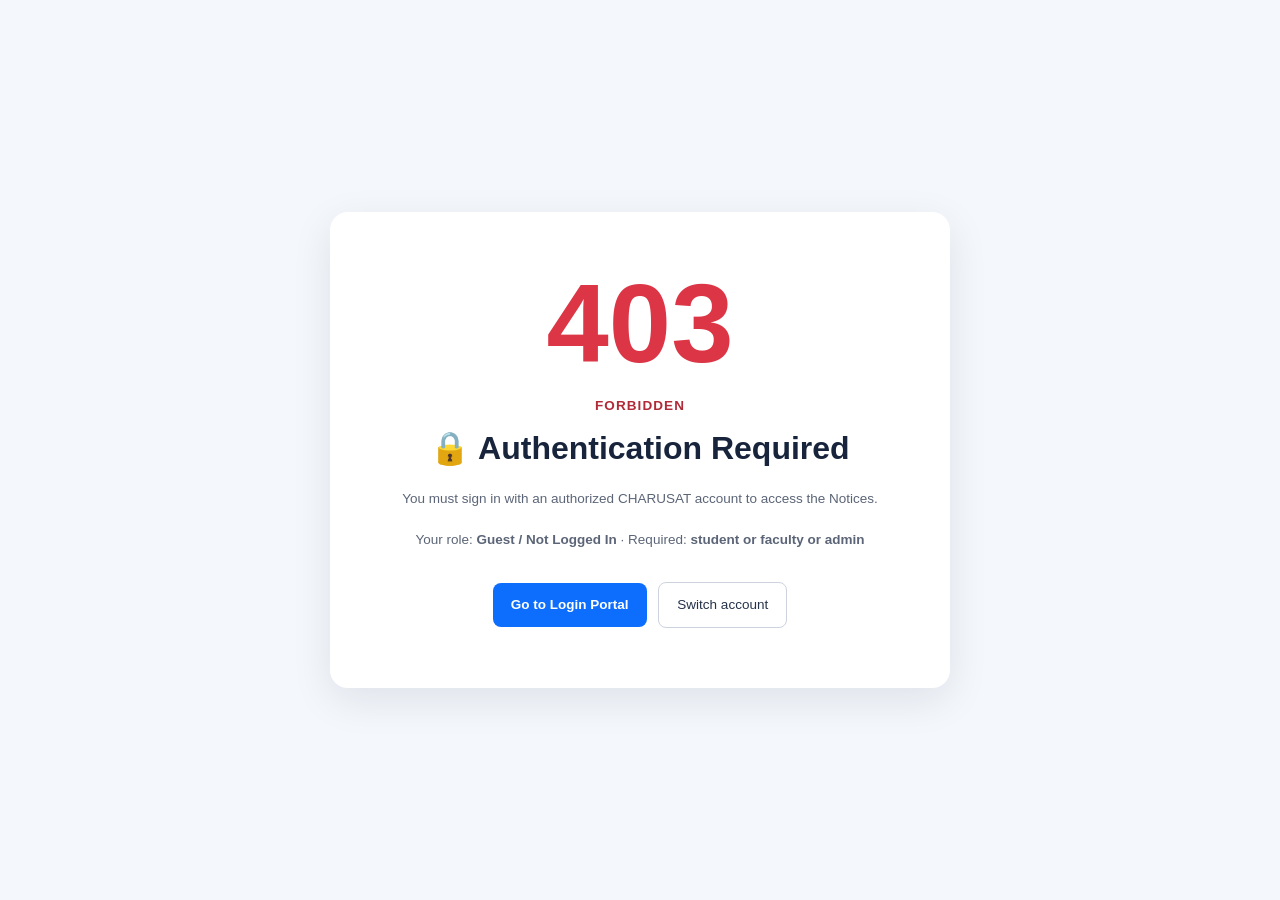
<file: notice.html>
<!doctype html>
<html lang="en">
<head>
    <meta charset="utf-8">
    <meta name="viewport" content="width=device-width, initial-scale=1">
    <title>Notices · Student Hub</title>
    <link rel="stylesheet" href="css/style.css">
    <script src="js/auth.js"></script>
    <script>document.addEventListener("DOMContentLoaded", function () { AuthGuard.enforcePageAccess(["student", "faculty", "admin"], "Notices"); });</script>
</head>
<body>
<div class="container">
    <header class="header">
        <h1>🎓 Student Hub Portal</h1>
        <p>Notice Dashboard</p>
    </header>
    <nav class="nav">
        <a href="index.html">Home</a><a href="login.html">Login</a><a href="register.html">Register</a>
        <a href="student.html">Student</a><a href="faculty.html">Faculty</a><a href="admin.html">Admin</a>
        <a href="courses.html">Courses</a><a href="attendance.html">Attendance</a>
        <a href="assignment.html">Assignment</a><a href="notice.html">Notice</a>
        <a href="profile.html">Profile</a><a href="contact.html">Contact Us</a>
    </nav>
    <main class="main">
        <section class="card" id="noticeEditor" hidden>
            <h2 id="noticeEditorTitle">Add a notice</h2>
            <form id="noticeForm">
                <label for="noticeTitle">Notice title</label>
                <input id="noticeTitle" name="title" type="text" maxlength="160" required>
                <label for="noticeBody">Notice details</label>
                <textarea id="noticeBody" name="body" rows="5" maxlength="3000" required></textarea>
                <div style="display:flex;gap:10px;flex-wrap:wrap;margin-top:12px">
                    <button type="submit" id="noticeSubmit">Publish notice</button>
                    <button type="button" id="noticeCancelEdit" class="btn-secondary" hidden>Cancel edit</button>
                </div>
                <p id="noticeFormStatus" aria-live="polite"></p>
            </form>
        </section>
        <section class="card">
            <h2>📢 Notices</h2>
            <p id="noticePageDescription">Notices published by faculty and administration.</p>
            <div id="noticeList" aria-live="polite"><p>Loading notices…</p></div>
        </section>
    </main>
    <footer class="footer"><p>&copy; 2026 Student Hub Portal</p></footer>
</div>
<script src="js/script.js"></script>
<script src="js/notices.js"></script>
</body>
</html>
</file>
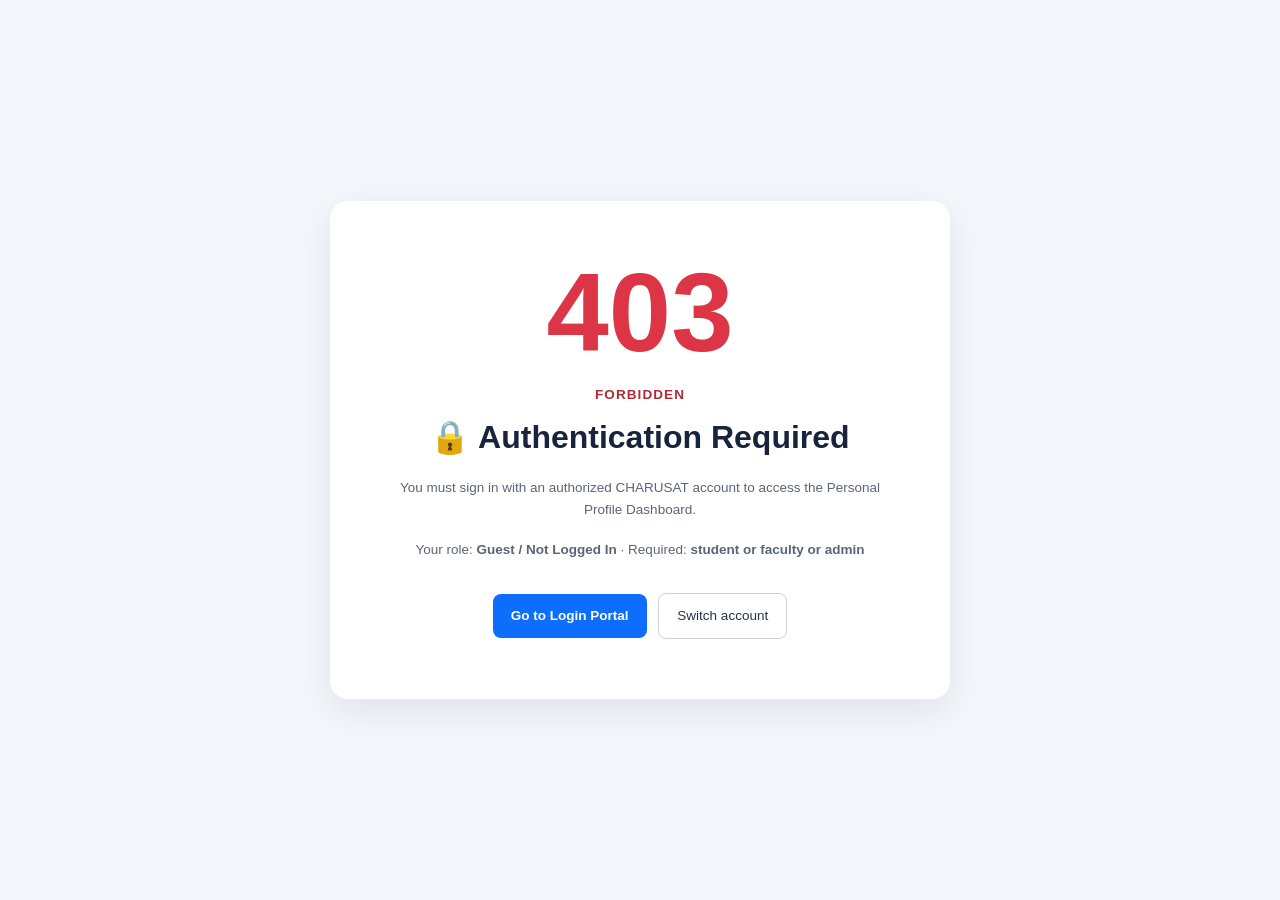
<file: profile.html>
<!doctype html>
<html lang="en">
<head>
    <meta charset="utf-8">
    <meta name="viewport" content="width=device-width, initial-scale=1">
    <title>My Profile · Student Hub</title>
    <link rel="stylesheet" href="css/style.css">
    <style>
        .role-profile{max-width:980px;margin:22px auto}.profile-banner{padding:26px!important}.profile-photo{object-fit:cover}.profile-table{width:100%}.profile-table td,.profile-table th{padding:11px 14px}.profile-table td:first-child{font-weight:700;width:32%}.profile-actions{display:flex;gap:10px;flex-wrap:wrap;margin-top:18px}.profile-actions a{display:inline-block;padding:9px 14px;border-radius:8px;background:#2563eb;color:#fff;text-decoration:none;font-weight:700}.profile-section{margin-top:18px}.profile-empty{padding:20px;color:#64748b}.profile-history{padding-left:20px}.profile-history li{margin:8px 0}
    </style>
    <script src="js/auth.js"></script>
</head>
<body>
<div class="container">
    <header class="header"><h1>🎓 Student Hub Portal</h1><p id="pageSubtitle">Personal dashboard</p></header>
    <nav class="nav" id="profileNav">
        <a href="index.html">Home</a>
        <a href="profile.html" class="active">My Profile</a>
        <a href="student.html" data-roles="student">Student dashboard</a>
        <a href="faculty.html" data-roles="faculty">Faculty dashboard</a>
        <a href="admin.html" data-roles="admin">Admin dashboard</a>
        <a href="courses.html" data-roles="student,faculty,admin">Courses</a>
        <a href="contact.html">Contact</a>
    </nav>
    <main class="main role-profile" id="profileContent"></main>
    <footer class="footer"><p>&copy; 2026 Student Hub Portal · <a href="javascript:AuthGuard.logout()">Sign out</a></p></footer>
</div>
<script>
document.addEventListener('DOMContentLoaded', function () {
    if (!AuthGuard.enforcePageAccess(['student', 'faculty', 'admin'], 'Personal Profile Dashboard')) return;

    const user = AuthGuard.getCurrentUser();
    const role = AuthGuard.getUserRole();
    const content = document.getElementById('profileContent');
    const title = document.getElementById('pageSubtitle');
    document.querySelectorAll('[data-roles]').forEach(function (link) {
        link.hidden = !link.dataset.roles.split(',').includes(role);
    });

    function cell(label, value) {
        const tr = document.createElement('tr');
        const th = document.createElement('td');
        const td = document.createElement('td');
        th.textContent = label;
        td.textContent = value || 'Not provided';
        tr.append(th, td);
        return tr;
    }
    function table(rows) {
        const t = document.createElement('table');
        t.className = 'profile-table';
        rows.forEach(row => t.appendChild(cell(row[0], row[1])));
        return t;
    }
    function section(heading, body) {
        const card = document.createElement('section');
        card.className = 'card profile-section';
        const h = document.createElement('h2');
        h.textContent = heading;
        card.append(h, body);
        content.appendChild(card);
    }
    function profileCard(name, roleLabel, image, rows) {
        const card = document.createElement('section');
        card.className = 'card profile-card';
        const banner = document.createElement('div');
        banner.className = 'profile-banner';
        const photo = document.createElement('img');
        photo.className = 'profile-photo';
        photo.src = image;
        photo.alt = name + ' profile photo';
        const h = document.createElement('h2');
        h.className = 'profile-name';
        h.textContent = name;
        const p = document.createElement('p');
        p.className = 'profile-role';
        p.textContent = roleLabel;
        banner.append(photo, h, p);
        card.append(banner, table(rows));
        content.appendChild(card);
    }
    function actions(items) {
        const row = document.createElement('div');
        row.className = 'profile-actions';
        items.forEach(function (item) {
            const a = document.createElement('a');
            a.href = item[1];
            a.textContent = item[0];
            row.appendChild(a);
        });
        content.appendChild(row);
    }

    if (role === 'student') {
        title.textContent = 'Student Profile Dashboard';
        const students = JSON.parse(localStorage.getItem('studentHubRegisteredStudents') || '[]');
        const identifier = (user.username || '').toLowerCase();
        const student = students.find(s => [s.enrollment, s.email, s.name].some(v => (v || '').toLowerCase() === identifier))
            || students.find(s => (s.name || '').toLowerCase() === (user.displayName || '').toLowerCase());
        const name = (student && student.name) || user.displayName || user.username;
        const course = (student && student.course) || 'Not provided';
        profileCard(name, course + ' · Student', 'student.jpg', [
            ['Student name', name], ['Enrollment number', student && student.enrollment],
            ['Email', student && student.email], ['Course', course], ['Mobile', student && student.mobile],
            ['Gender', student && student.gender], ['Registration date', student && student.registeredAt],
            ['Account status', student && student.status], ['Signed-in account', user.username]
        ]);
        if (student && Array.isArray(student.history) && student.history.length) {
            const list = document.createElement('ul');
            list.className = 'profile-history';
            student.history.forEach(function (item) {
                const li = document.createElement('li');
                li.textContent = [item.timestamp, item.event, item.detail].filter(Boolean).join(' · ');
                list.appendChild(li);
            });
            section('My registration and activity history', list);
        }
        actions([['Open student dashboard', 'student.html'], ['Courses', 'courses.html'], ['Attendance', 'attendance.html']]);
    } else if (role === 'faculty') {
        title.textContent = 'Faculty Profile Dashboard';
        profileCard('Amit Thakkar', 'Faculty · Data Structure and Algorithms', 'images/amitsir.jpg', [
            ['Faculty name', 'Amit Thakkar'], ['Role', 'Faculty'],
            ['Department / subject', 'Data Structure and Algorithms'],
            ['Email', 'amitthakkar.it@charusat.ac.in'], ['Signed-in account', user.username]
        ]);
        actions([['Open faculty dashboard', 'faculty.html'], ['Courses', 'courses.html']]);
    } else {
        title.textContent = 'Administrator Profile Dashboard';
        profileCard(user.displayName || user.username, 'Administrator · Full management access', 'student.jpg', [
            ['Administrator name', user.displayName || user.username], ['Role', 'Administrator'],
            ['Account ID', user.username], ['Signed in at', user.loginTime]
        ]);
        const result = AuthGuard.getAdminStudentRegistry();
        const list = document.createElement('div');
        if (!result.authorized) {
            list.textContent = result.error;
        } else {
            const rows = result.data.map(s => [s.enrollment, s.name, s.email, s.course, s.status].join(' · '));
            list.textContent = rows.length ? rows.join('\n') : 'No student records yet.';
            list.style.whiteSpace = 'pre-line';
        }
        section('All student records (' + (result.data || []).length + ')', list);
        actions([['Open admin dashboard', 'admin.html'], ['Faculty directory', 'faculty.html']]);
    }
});
</script>
</body>
</html>
</file>
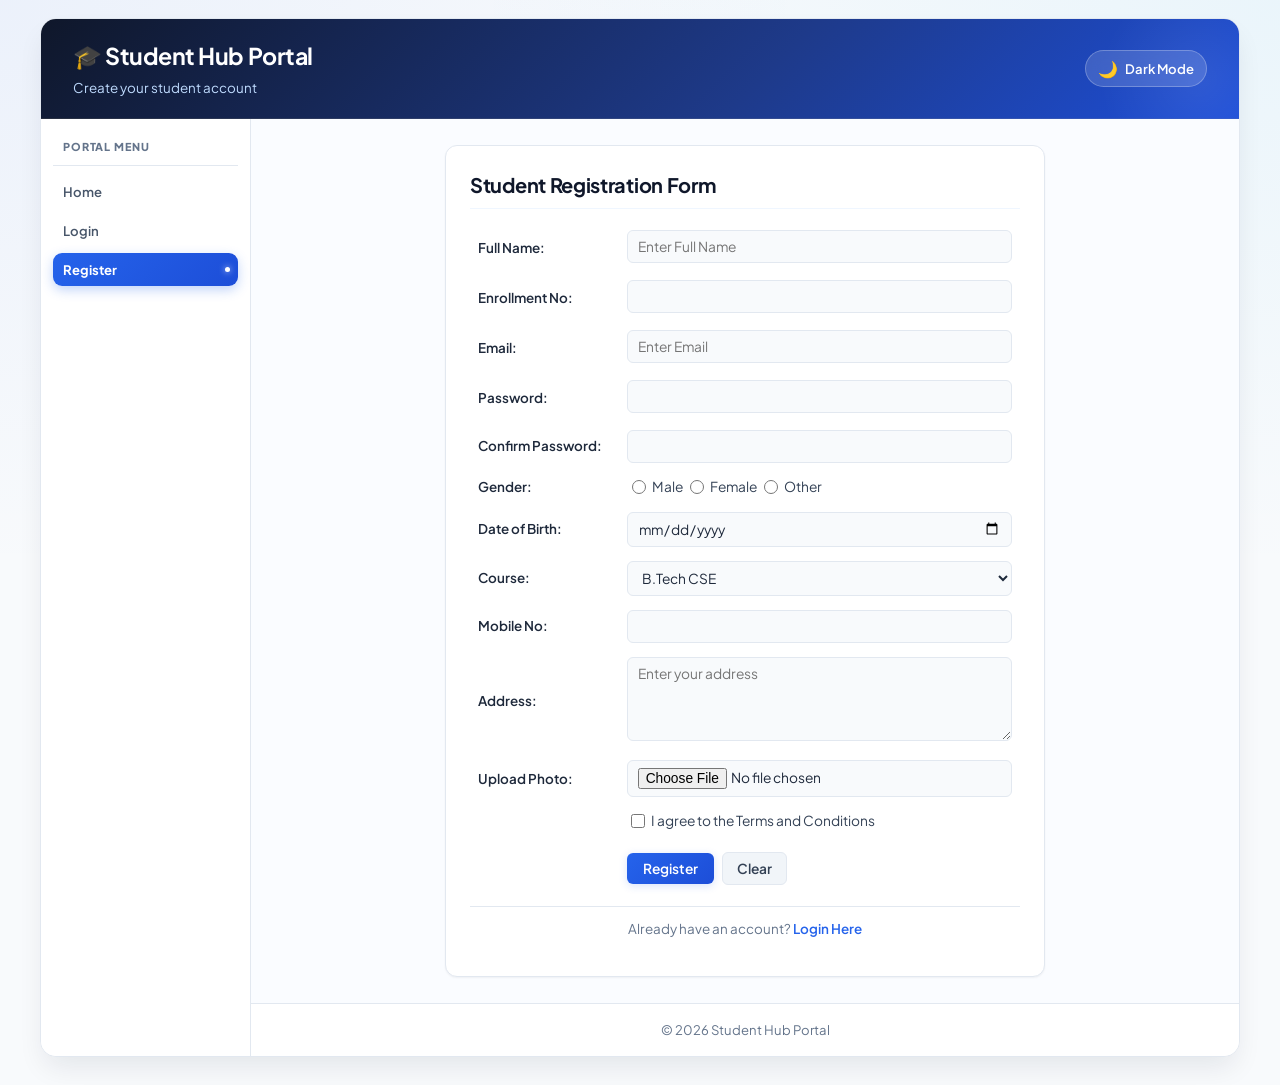
<file: register.html>
<!DOCTYPE html>
<html lang="en">
<head>
    <meta charset="UTF-8">
    <meta name="viewport" content="width=device-width, initial-scale=1.0">
    <title>Student Hub - Register</title>
    <link rel="stylesheet" href="css/style.css">
    <script src="js/auth.js"></script>
</head>
<body>
    <div class="container">
        <header class="header">
            <h1>🎓 Student Hub Portal</h1>
            <p>Create your student account</p>
        </header>

        <nav class="nav">
            <a href="index.html">Home</a>
            <a href="login.html">Login</a>
            <a href="register.html">Register</a>
            <a href="student.html">Student</a>
            <a href="faculty.html">Faculty</a>
            <a href="courses.html">Courses</a>
            <a href="attendance.html">Attendance</a>
            <a href="assignment.html">Assignment</a>
            <a href="notice.html">Notice</a>
            <a href="profile.html">Profile</a>
            <a href="contact.html">Contact Us</a>
        </nav>

        <main class="main">
            <section class="card form-box">
                <h2>Student Registration Form</h2>
                <!-- <form action="login.html"> -->
                    <form id="RegistrationForm">
                     <table>
                        <tr>
                            <td id="name">Full Name:</td>
                            <td>
                                <input type="text" name="name" placeholder="Enter Full Name" required>
                                <span id="nameError"></span>
                            </td>
                        </tr>

                        <tr>
                            <td id="enrollment">Enrollment No:</td>
                            <td><input type="text" name="enrollment" required><span id="enrollmentError"></span></td>
                        </tr>

                        <tr>
                            <td id="email">Email:</td>
                            <td><input type="email" name="email" placeholder="Enter Email" required><span id="emailError"></span></td>
                        </tr>

                        <tr>
                            <td id="password">Password:</td>
                            <td><input type="password" name="password" required><span id="passwordError"></span></td>
                        </tr>

                        <tr>
                            <td id="confirmpassword">Confirm Password:</td>
                            <td><input type="password" name="confirm" required></td>
                        </tr>

                        <tr>
                            <td id="gender">Gender:</td>
                            <td>
                                <input type="radio" name="gender" value="Male"> Male
                                <input type="radio" name="gender" value="Female"> Female
                                <input type="radio" name="gender" value="Other"> Other
                            </td>
                        </tr>

                        <tr>
                            <td id="dob">Date of Birth:</td>
                            <td><input type="date" name="dob"></td>
                        </tr>

                        <tr>
                            <td id="course">Course:</td>
                            <td>
                                <select name="course">
                                    <option>B.Tech CSE</option>
                                    <option>B.Tech IT</option>
                                    <option>BCA</option>
                                    <option>B.Sc</option>
                                    <option>MCA</option>
                                </select>
                            </td>
                        </tr>

                        <tr>
                            <td id="mobilenumber">Mobile No:</td>
                            <td><input type="tel" name="mobile"><span id="mobileError"></span></td>
                        </tr>

                        <tr>
                            <td id="address">Address:</td>
                            <td>
                                <textarea rows="4" cols="25" placeholder="Enter your address"></textarea>
                            </td>
                        </tr>

                        <tr>
                            <td id="Uploadphoto">Upload Photo:</td>
                            <td><input type="file"></td>
                        </tr>

                        <tr>
                            <td></td>
                            <td>
                                <input type="checkbox" required>
                                I agree to the Terms and Conditions
                            </td>
                        </tr>

                        <tr>
                            <td></td>
                            <td>
                                <input type="submit" value="Register">
                                <input type="reset" value="Clear">
                            </td>
                        </tr>
                    </table>
                </form>

                <p class="note">Already have an account? <a href="login.html">Login Here</a></p>
            </section>
        </main>

        <footer class="footer">
            <p>&copy; 2026 Student Hub Portal</p>
        </footer>
    </div>
    <script src="js/script.js"></script>
</body>
</html>
</file>
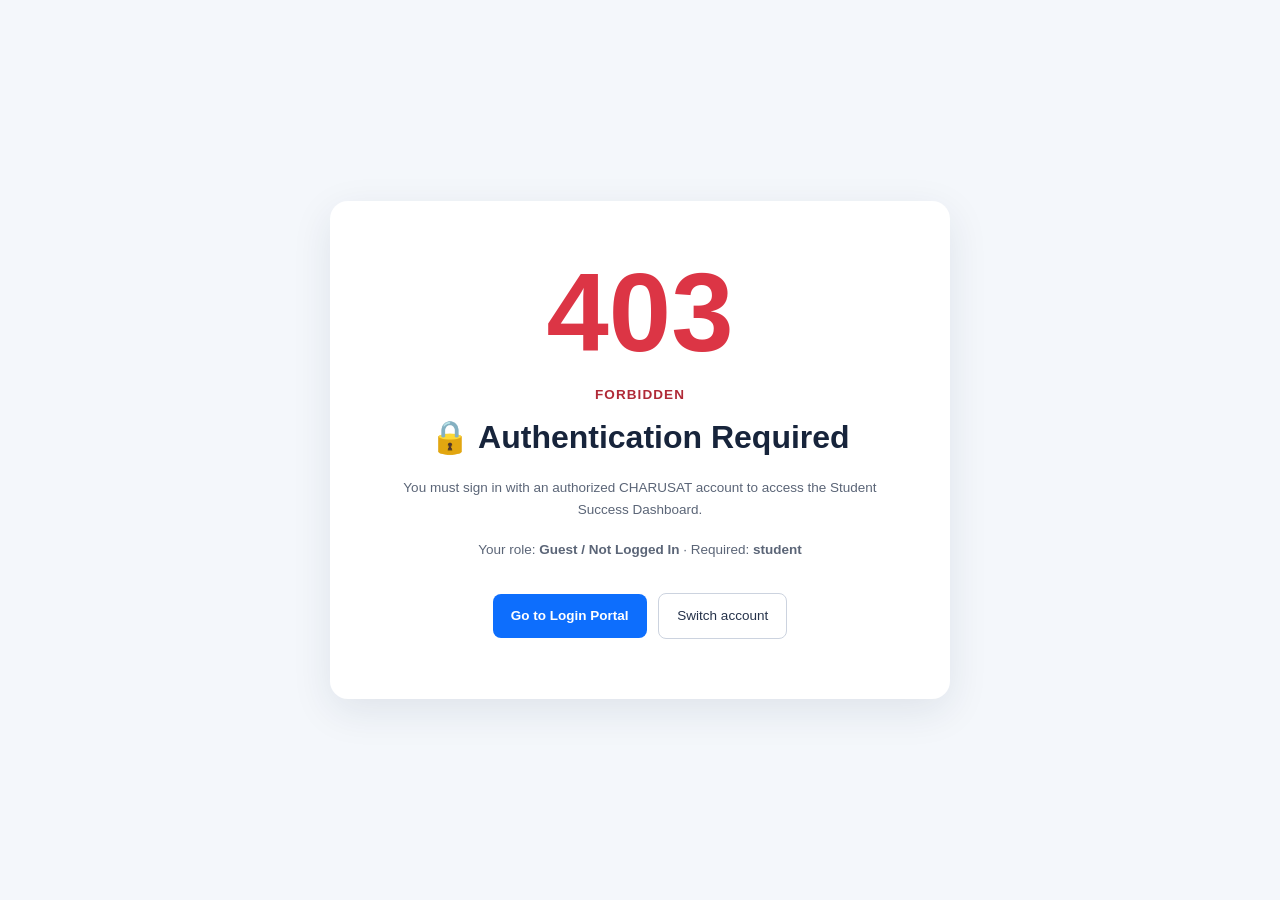
<file: student.html>
<!DOCTYPE html>
<html lang="en">

<head>

    <meta charset="UTF-8">

    <meta
        name="viewport"
        content="width=device-width, initial-scale=1.0">

    <title>Student Success</title>

    <link
        rel="stylesheet"
        href="css/style.css">
    <!-- Role Verification (RBAC Guard) -->
    <script src="js/auth.js"></script>
    <script>document.addEventListener("DOMContentLoaded", function () { AuthGuard.enforcePageAccess(["student"], "Student Success Dashboard"); });</script>

    <style>

        /* =================================
           JSON DATA SECTIONS
        ================================= */

        .data-controls {
            display: flex;
            gap: 12px;
            flex-wrap: wrap;
            margin: 20px 0;
        }

        .data-controls input,
        .data-controls select {
            padding: 10px;
            border: 1px solid #ccc;
            border-radius: 6px;
            min-width: 180px;
        }

        .data-grid {
            display: grid;
            grid-template-columns:
                repeat(auto-fit, minmax(250px, 1fr));
            gap: 15px;
            margin-top: 20px;
        }

        .data-card {
            padding: 18px;
            border-radius: 10px;
            border: 1px solid #ddd;
            background: white;
        }

        .data-card h3 {
            margin-bottom: 12px;
        }

        .data-card p {
            margin: 7px 0;
        }

        .data-loading {
            padding: 15px;
            text-align: center;
            font-weight: bold;
        }

        .data-error {
            color: red;
            font-weight: bold;
            padding: 10px;
        }

        .pagination {
            display: flex;
            justify-content: center;
            gap: 8px;
            margin: 25px 0;
        }

        .pagination button {
            padding: 8px 13px;
            border: none;
            border-radius: 5px;
            cursor: pointer;
        }

        .pagination button.active {
            background: #4f46e5;
            color: white;
        }

        .register-event-btn {
            margin-top: 10px;
            padding: 9px 15px;
            border: none;
            border-radius: 6px;
            cursor: pointer;
            background: #4f46e5;
            color: white;
        }

        @media (max-width: 600px) {

            .data-controls {
                flex-direction: column;
            }

            .data-controls input,
            .data-controls select {
                width: 100%;
            }

        }

    </style>

</head>


<body>

<div class="container">


    <!-- HEADER -->

    <header class="header">

        <h1>
            🎓 Student Hub Portal
        </h1>

        <p>
            Student Success Dashboard
        </p>

    </header>


    <!-- NAVIGATION -->

    <nav class="nav">

        <a href="index.html">Home</a>

        <a href="login.html">Login</a>

        <a href="register.html">Register</a>

        <a href="student.html">Student</a>

        <a href="faculty.html">Faculty</a>

        <a href="admin.html">Admin</a>

        <a href="courses.html">Courses</a>

        <a href="attendance.html">Attendance</a>

        <a href="assignment.html">Assignment</a>

        <a href="notice.html">Notice</a>

        <a href="profile.html">Profile</a>

        <a href="contact.html">Contact Us</a>

    </nav>


    <main class="main">

        <section class="card" id="studentNoticePanel">
            <h2>📢 Notices</h2>
            <p>Updates published by faculty and administration.</p>
            <div id="studentNoticeList" aria-live="polite"><p>Loading notices…</p></div>
            <a href="notice.html">View all notices</a>
        </section>


        <!-- =====================================
             EVENT REGISTRATION
        ====================================== -->

        <section class="card">

            <h2>
                Student Event Registration
            </h2>

            <p>Add an event for students to discover and register for.</p>


            <form
                id="eventRegistrationForm"
                class="form-box">

                <table>

                    <tr>

                        <td>
                            Event Name
                        </td>

                        <td>

                            <input
                                type="text"
                                name="eventName"
                                id="eventName">

                        </td>

                    </tr>


                    <tr>

                        <td>
                            Event Type
                        </td>

                        <td>

                            <input
                                type="radio"
                                name="type"
                                value="Online">

                            Online

                            <input
                                type="radio"
                                name="type"
                                value="Offline">

                            Offline

                        </td>

                    </tr>


                    <tr>

                        <td>
                            Venue
                        </td>

                        <td>

                            <input
                                type="text"
                                id="eventVenue">

                        </td>

                    </tr>


                    <tr>

                        <td>
                            Start Date
                        </td>

                        <td>

                            <input
                                type="date"
                                id="startDate">

                        </td>

                    </tr>


                    <tr>

                        <td>
                            End Date
                        </td>

                        <td>

                            <input
                                type="date"
                                id="endDate">

                        </td>

                    </tr>


                    <tr>

                        <td>
                            Level & Points
                        </td>

                        <td>

                            <select
                                name="Level">

                                <option>
                                    International Level(50)
                                </option>

                                <option>
                                    National Level(40)
                                </option>

                                <option>
                                    State Level(30)
                                </option>

                                <option>
                                    University Level(20)
                                </option>

                            </select>

                        </td>

                    </tr>

                </table>


                <br>


                <input
                    type="submit"
                    value="Save">


                <input
                    type="reset"
                    value="Cancel">

            </form>

        </section>

        <!-- =====================================
             EVENTS FROM JSON
        ====================================== -->

        <section class="card">

            <h2>
                📅 Upcoming Events
            </h2>


            <div class="data-controls">

                <input
                    type="text"
                    id="eventSearch"
                    placeholder="🔍 Search event...">


                <select id="eventCategory">

                    <option value="all">
                        All Categories
                    </option>

                    <option value="Technical">
                        Technical
                    </option>

                    <option value="Coding">
                        Coding
                    </option>

                    <option value="Workshop">
                        Workshop
                    </option>

                    <option value="Seminar">
                        Seminar
                    </option>

                    <option value="Sports">
                        Sports
                    </option>

                    <option value="Cultural">
                        Cultural
                    </option>

                    <option value="Design">
                        Design
                    </option>

                    <option value="Academic">
                        Academic
                    </option>

                </select>


                <select id="eventType">

                    <option value="all">
                        All Types
                    </option>

                    <option value="Online">
                        Online
                    </option>

                    <option value="Offline">
                        Offline
                    </option>

                </select>


                <select id="eventSort">

                    <option value="default">
                        Sort By
                    </option>

                    <option value="nameAsc">
                        Name A-Z
                    </option>

                    <option value="nameDesc">
                        Name Z-A
                    </option>

                    <option value="dateAsc">
                        Date Oldest-Newest
                    </option>

                    <option value="dateDesc">
                        Date Newest-Oldest
                    </option>

                    <option value="pointsAsc">
                        Points Low-High
                    </option>

                    <option value="pointsDesc">
                        Points High-Low
                    </option>

                </select>

            </div>


            <div
                id="eventsLoading"
                class="data-loading">

                Loading events...

            </div>


            <div
                id="eventsError"
                class="data-error">
            </div>


            <div
                id="eventsContainer"
                class="data-grid">
            </div>


            <div
                id="eventsPagination"
                class="pagination">
            </div>

        </section>


    </main>


    <!-- FOOTER -->

    <footer class="footer">

        <p>
            &copy; 2026 Student Hub Portal.
            All Rights Reserved.
        </p>

    </footer>


</div>


<!-- EXISTING SCRIPT -->

<script src="js/script.js"></script>


<!-- NEW JSON MODULES -->

<script src="js/events.js"></script>

<script src="js/notices.js"></script>


</body>

</html>
</file>
<file: css/style.css>
@import url('https://fonts.googleapis.com/css2?family=Plus+Jakarta+Sans:wght@300;400;500;600;700;800&display=swap');

:root {
    --primary: #2563eb;
    --primary-hover: #1d4ed8;
    --primary-light: #eff6ff;
    --primary-glow: rgba(37, 99, 235, 0.18);
    --secondary: #0ea5e9;
    --accent: #6366f1;
    --navy-dark: #0f172a;
    --navy-card: #1e293b;
    --navy-blue: #1e3a8a;
    --ink: #1e293b;
    --ink-light: #334155;
    --muted: #64748b;
    --paper: #ffffff;
    --canvas: #f8fafc;
    --line: #e2e8f0;
    --line-focus: #93c5fd;
    --success: #10b981;
    --success-bg: #ecfdf5;
    --warning: #f59e0b;
    --warning-bg: #fffbeb;
    --danger: #ef4444;
    --danger-bg: #fef2f2;
    --shadow-sm: 0 1px 2px rgba(15, 23, 42, 0.05);
    --shadow-md: 0 3px 6px -1px rgba(15, 23, 42, 0.06), 0 2px 4px -2px rgba(15, 23, 42, 0.04);
    --shadow-lg: 0 8px 20px -3px rgba(15, 23, 42, 0.07);
    --shadow-xl: 0 14px 28px -5px rgba(15, 23, 42, 0.09);
    --radius-sm: 6px;
    --radius-md: 9px;
    --radius-lg: 12px;
    --radius-xl: 16px;
    --radius-full: 9999px;
    --transition-fast: 0.15s cubic-bezier(0.4, 0, 0.2, 1);
    --transition-normal: 0.25s cubic-bezier(0.4, 0, 0.2, 1);
}

[data-theme="dark"] {
    --primary: #3b82f6;
    --primary-hover: #60a5fa;
    --primary-light: #1e293b;
    --primary-glow: rgba(59, 130, 246, 0.25);
    --secondary: #38bdf8;
    --accent: #818cf8;
    --navy-dark: #f8fafc;
    --navy-card: #0f172a;
    --navy-blue: #1d4ed8;
    --ink: #f1f5f9;
    --ink-light: #cbd5e1;
    --muted: #94a3b8;
    --paper: #1e293b;
    --canvas: #0f172a;
    --line: #334155;
    --line-focus: #60a5fa;
    --success-bg: rgba(16, 185, 129, 0.15);
    --warning-bg: rgba(245, 158, 11, 0.15);
    --danger-bg: rgba(239, 68, 68, 0.15);
    --shadow-sm: 0 1px 3px rgba(0, 0, 0, 0.35);
    --shadow-md: 0 4px 10px rgba(0, 0, 0, 0.45);
    --shadow-lg: 0 10px 25px rgba(0, 0, 0, 0.55);
    --shadow-xl: 0 18px 36px rgba(0, 0, 0, 0.65);
}

*, *::before, *::after {
    box-sizing: border-box;
}

body {
    margin: 0;
    font-family: 'Plus Jakarta Sans', -apple-system, BlinkMacSystemFont, 'Segoe UI', Roboto, Helvetica, Arial, sans-serif;
    font-size: 13.5px;
    background-color: var(--canvas);
    background-image: 
        radial-gradient(at 0% 0%, rgba(37, 99, 235, 0.06) 0px, transparent 45%),
        radial-gradient(at 100% 0%, rgba(14, 165, 233, 0.06) 0px, transparent 45%);
    background-attachment: fixed;
    color: var(--ink);
    line-height: 1.5;
    -webkit-font-smoothing: antialiased;
    -moz-osx-font-smoothing: grayscale;
    min-height: 100vh;
    display: flex;
    flex-direction: column;
}

/* Main Container Layout - Left Sidebar Grid */
.container {
    width: min(1200px, calc(100% - 24px));
    margin: 18px auto 28px;
    background: var(--paper);
    border: 1px solid var(--line);
    border-radius: var(--radius-xl);
    box-shadow: var(--shadow-xl);
    overflow: hidden;
    display: grid;
    grid-template-columns: 210px 1fr;
    grid-template-rows: auto 1fr auto;
    grid-template-areas:
        "header header"
        "nav main"
        "nav footer";
    min-height: calc(100vh - 46px);
    animation: fadeIn 0.3s ease-out;
}

@keyframes fadeIn {
    from {
        opacity: 0;
        transform: translateY(5px);
    }
    to {
        opacity: 1;
        transform: translateY(0);
    }
}

/* Header Styling */
.header {
    grid-area: header;
    background: linear-gradient(135deg, #0f172a 0%, #1e3a8a 60%, #1d4ed8 100%);
    color: var(--paper);
    padding: 20px clamp(18px, 3vw, 32px);
    position: relative;
    overflow: hidden;
    border-bottom: 1px solid rgba(255, 255, 255, 0.1);
}

.header::after {
    content: '';
    position: absolute;
    top: -40%;
    right: -5%;
    width: 200px;
    height: 200px;
    background: radial-gradient(circle, rgba(255, 255, 255, 0.08) 0%, transparent 70%);
    border-radius: 50%;
    pointer-events: none;
}

.header h1 {
    margin: 0 0 4px;
    font-size: clamp(1.2rem, 2vw, 1.45rem);
    font-weight: 700;
    letter-spacing: -0.02em;
    display: flex;
    align-items: center;
    gap: 8px;
    color: #ffffff;
}

.header p {
    margin: 0;
    font-size: 0.84rem;
    color: #bfdbfe;
    font-weight: 400;
}

/* Left Sidebar Navigation Bar - Premium UI */
.nav {
    grid-area: nav;
    background: #ffffff;
    padding: 18px 12px 24px;
    display: flex;
    flex-direction: column;
    gap: 5px;
    align-items: stretch;
    border-right: 1px solid var(--line);
    border-bottom: none;
    box-shadow: none;
    position: sticky;
    top: 0;
    align-self: stretch;
    height: 100%;
    overflow-y: auto;
}

.nav::before {
    content: 'PORTAL MENU';
    font-size: 0.68rem;
    font-weight: 800;
    letter-spacing: 0.08em;
    color: var(--muted);
    padding: 2px 10px 10px;
    margin-bottom: 4px;
    border-bottom: 1px solid var(--line);
}

.nav a {
    color: #475569;
    text-decoration: none;
    font-weight: 600;
    font-size: 0.82rem;
    padding: 7px 10px;
    border-radius: var(--radius-md);
    transition: all var(--transition-fast);
    display: flex;
    align-items: center;
    gap: 9px;
    white-space: nowrap;
    position: relative;
}

.nav a::before {
    display: inline-flex;
    align-items: center;
    justify-content: center;
    width: 26px;
    height: 26px;
    border-radius: 7px;
    background: #f1f5f9;
    font-size: 0.85rem;
    flex-shrink: 0;
    transition: all var(--transition-fast);
}

/* Page-specific icons */
/* .nav a[href="index.html"]::before { content: "🏠"; }
.nav a[href="login.html"]::before { content: "🔐"; }
.nav a[href="register.html"]::before { content: "📝"; }
.nav a[href="student.html"]::before { content: "🎓"; }
.nav a[href="faculty.html"]::before { content: "👨‍🏫"; }
.nav a[href="courses.html"]::before { content: "📚"; }
.nav a[href="attendance.html"]::before { content: "📊"; }
.nav a[href="assignment.html"]::before { content: "📋"; }
.nav a[href="notice.html"]::before { content: "📢"; }
.nav a[href="profile.html"]::before { content: "👤"; }
.nav a[href="contact.html"]::before { content: "✉️"; } */

.nav a:hover {
    color: var(--primary);
    background: #eff6ff;
    transform: translateX(3px);
}

.nav a:hover::before {
    background: #dbeafe;
    transform: scale(1.08);
}

.nav a.active {
    background: linear-gradient(135deg, #2563eb 0%, #1d4ed8 100%);
    color: #ffffff;
    box-shadow: 0 4px 12px rgba(37, 99, 235, 0.28);
    font-weight: 700;
    transform: none;
}

.nav a.active::before {
    background: rgba(255, 255, 255, 0.22);
    filter: drop-shadow(0 1px 2px rgba(0, 0, 0, 0.1));
}

.nav a.active::after {
    content: '';
    position: absolute;
    right: 8px;
    width: 5px;
    height: 5px;
    border-radius: 50%;
    background: #ffffff;
    box-shadow: 0 0 6px rgba(255, 255, 255, 0.8);
}

/* Main Content Area */
.main {
    grid-area: main;
    padding: clamp(16px, 2.5vw, 26px);
    min-height: 420px;
    background: #fafcff;
    flex: 1;
}

/* Compact Cards */
.card {
    background: var(--paper);
    border: 1px solid var(--line);
    border-radius: var(--radius-lg);
    padding: clamp(16px, 2.5vw, 24px);
    margin-bottom: 16px;
    box-shadow: var(--shadow-sm);
    transition: box-shadow var(--transition-normal), border-color var(--transition-normal);
}

.card:hover {
    box-shadow: var(--shadow-md);
    border-color: #cbd5e1;
}

.card h2 {
    color: var(--navy-dark);
    margin-top: 0;
    margin-bottom: 14px;
    font-size: clamp(1.05rem, 1.8vw, 1.25rem);
    font-weight: 700;
    letter-spacing: -0.015em;
    display: flex;
    align-items: center;
    gap: 8px;
    border-bottom: 1.5px solid var(--primary-light);
    padding-bottom: 8px;
}

/* About Section (index.html) */
.about-section {
    display: grid;
    grid-template-columns: 1.3fr 0.8fr;
    gap: 24px;
    align-items: center;
    background: linear-gradient(135deg, #ffffff 0%, #f8faff 100%);
}

.about-text h2 {
    border-bottom: none;
    padding-bottom: 0;
    font-size: 1.35rem;
    color: var(--navy-dark);
}

.about-text p {
    font-size: 0.92rem;
    color: var(--ink-light);
    line-height: 1.6;
    margin-top: 8px;
}

.about-image {
    text-align: center;
    display: flex;
    justify-content: center;
    align-items: center;
}

.about-image img {
    width: 100%;
    max-width: 290px;
    height: auto;
    border-radius: var(--radius-md);
    box-shadow: var(--shadow-md);
    border: 3px solid #ffffff;
}

/* Forms & Tables */
.form-box {
    max-width: 600px;
    margin: 0 auto;
    background: var(--paper);
}

form {
    width: 100%;
}

table {
    width: 100%;
    border-collapse: separate;
    border-spacing: 0;
    margin-top: 4px;
}

td {
    padding: 7px 8px;
    vertical-align: middle;
    color: var(--ink-light);
    font-size: 0.86rem;
}

tr:has(td) {
    transition: background-color var(--transition-fast);
}

td[id], td label {
    font-weight: 600;
    color: var(--navy-card);
    font-size: 0.84rem;
}

/* Form Controls - Compact */
input[type="text"],
input[type="email"],
input[type="password"],
input[type="tel"],
input[type="date"],
input[type="number"],
input[type="file"],
select,
textarea {
    width: 100%;
    padding: 7px 10px;
    border: 1px solid var(--line);
    border-radius: var(--radius-sm);
    font-size: 0.86rem;
    font-family: inherit;
    color: var(--ink);
    background: #f8fafc;
    transition: all var(--transition-fast);
}

input[type="text"]:focus,
input[type="email"]:focus,
input[type="password"]:focus,
input[type="tel"]:focus,
input[type="date"]:focus,
input[type="number"]:focus,
select:focus,
textarea:focus {
    outline: none;
    border-color: var(--primary);
    box-shadow: 0 0 0 3px var(--primary-glow);
    background: #ffffff;
}

input[type="radio"],
input[type="checkbox"] {
    width: 14px;
    height: 14px;
    margin-right: 4px;
    accent-color: var(--primary);
    cursor: pointer;
    vertical-align: -2px;
}

label:has(input[type="radio"]),
label:has(input[type="checkbox"]) {
    cursor: pointer;
    margin-right: 10px;
    font-size: 0.86rem;
}

textarea {
    resize: vertical;
    min-height: 70px;
}

/* Compact Buttons */
input[type="submit"],
input[type="button"],
button {
    display: inline-flex;
    align-items: center;
    justify-content: center;
    padding: 7px 16px;
    background: linear-gradient(135deg, var(--primary) 0%, var(--primary-hover) 100%);
    color: #ffffff;
    font-size: 0.86rem;
    font-weight: 600;
    font-family: inherit;
    border: none;
    border-radius: var(--radius-sm);
    cursor: pointer;
    box-shadow: 0 2px 8px var(--primary-glow);
    transition: all var(--transition-fast);
    margin-right: 6px;
    margin-top: 6px;
}

input[type="submit"]:hover,
input[type="button"]:hover,
button:hover {
    transform: translateY(-1px);
    box-shadow: 0 4px 12px rgba(37, 99, 235, 0.3);
}

input[type="submit"]:active,
input[type="button"]:active,
button:active {
    transform: translateY(0);
}

input[type="reset"] {
    padding: 7px 14px;
    background: #f1f5f9;
    color: var(--ink-light);
    font-size: 0.86rem;
    font-weight: 600;
    font-family: inherit;
    border: 1px solid var(--line);
    border-radius: var(--radius-sm);
    cursor: pointer;
    transition: all var(--transition-fast);
    margin-top: 6px;
}

input[type="reset"]:hover {
    background: #e2e8f0;
    color: var(--ink);
}

/* Data Tables (Faculty, Attendance, Profile) */
th {
    background: var(--navy-dark);
    color: #ffffff;
    font-weight: 600;
    text-align: left;
    padding: 9px 12px;
    font-size: 0.82rem;
    letter-spacing: 0.02em;
}

th:first-child {
    border-top-left-radius: var(--radius-sm);
}

th:last-child {
    border-top-right-radius: var(--radius-sm);
}

.card > table,
.form-box > table {
    border-radius: var(--radius-sm);
    overflow: hidden;
    border: 1px solid var(--line);
}

.card > table td,
.form-box > table td {
    padding: 9px 12px;
    border-bottom: 1px solid var(--line);
}

.card > table tr:last-child td,
.form-box > table tr:last-child td {
    border-bottom: none;
}

.card > table tr:nth-child(even),
.form-box > table tr:nth-child(even) {
    background: #f8fafc;
}

.card > table tr:hover td {
    background-color: #f1f5f9;
}

/* Faculty Directory Styling */
table img {
    border-radius: 50%;
    object-fit: cover;
    width: 56px !important;
    height: 56px !important;
    box-shadow: var(--shadow-sm);
    border: 2px solid var(--paper);
}

table td a {
    color: var(--primary);
    text-decoration: none;
    font-weight: 500;
    font-size: 0.82rem;
    display: inline-block;
    padding: 3px 8px;
    background: var(--primary-light);
    border-radius: var(--radius-sm);
    transition: all var(--transition-fast);
}

table td a:hover {
    background: var(--primary);
    color: #ffffff;
    text-decoration: none;
}

/* Courses Grid (courses.html) - Compact */
.section-sub {
    color: var(--muted);
    margin-top: -6px;
    margin-bottom: 16px;
    font-size: 0.88rem;
}

.course-grid {
    display: grid;
    grid-template-columns: repeat(auto-fill, minmax(240px, 1fr));
    gap: 14px;
}

.course-card {
    background: #ffffff;
    border: 1px solid var(--line);
    border-radius: var(--radius-md);
    padding: 16px;
    display: flex;
    flex-direction: column;
    justify-content: flex-start;
    transition: all var(--transition-normal);
    box-shadow: var(--shadow-sm);
    position: relative;
    overflow: hidden;
}

.course-card:hover {
    transform: translateY(-3px);
    box-shadow: var(--shadow-md);
    border-color: #bfdbfe;
}

.course-icon {
    font-size: 1.6rem;
    margin-bottom: 8px;
    width: 40px;
    height: 40px;
    display: flex;
    align-items: center;
    justify-content: center;
    background: #f1f5f9;
    border-radius: var(--radius-sm);
}

.course-badge {
    align-self: flex-start;
    background: var(--primary-light);
    color: var(--primary);
    font-size: 0.72rem;
    font-weight: 700;
    padding: 2px 8px;
    border-radius: var(--radius-full);
    margin-bottom: 8px;
    letter-spacing: 0.02em;
    text-transform: uppercase;
}

.course-card h3 {
    margin: 0 0 6px;
    color: var(--navy-dark);
    font-size: 1rem;
    font-weight: 700;
}

.course-card p {
    margin: 0;
    color: var(--muted);
    font-size: 0.82rem;
    line-height: 1.45;
}

/* Profile Page (profile.html) - Compact */
.profile-card {
    padding: 0;
    overflow: hidden;
    border: 1px solid var(--line);
    border-radius: var(--radius-md);
}

.profile-banner {
    background: linear-gradient(135deg, #1e3a8a 0%, #2563eb 50%, #0d9488 100%);
    color: #ffffff;
    text-align: center;
    padding: 24px 16px 20px;
    position: relative;
}

.profile-photo {
    width: 96px;
    height: 96px;
    border-radius: 50%;
    object-fit: cover;
    border: 3px solid #ffffff;
    box-shadow: 0 6px 16px rgba(0, 0, 0, 0.2);
    margin-bottom: 10px;
}

.profile-name {
    margin: 0 0 4px;
    font-size: 1.25rem;
    font-weight: 700;
    color: #ffffff;
    border-bottom: none !important;
    padding-bottom: 0 !important;
    justify-content: center;
}

.profile-role {
    margin: 0;
    font-size: 0.84rem;
    color: #e0f2fe;
    font-weight: 500;
}

.profile-table {
    width: 100%;
    border-collapse: collapse;
    margin: 0;
}

.profile-table th {
    background: #f8fafc;
    color: var(--navy-dark);
    text-align: left;
    padding: 10px 18px;
    font-size: 0.78rem;
    text-transform: uppercase;
    letter-spacing: 0.04em;
    border-bottom: 1px solid var(--line);
}

.profile-table td {
    padding: 10px 18px;
    border-bottom: 1px solid var(--line);
    font-size: 0.86rem;
}

.profile-table tr:last-child td {
    border-bottom: none;
}

.profile-table tr:nth-child(even) {
    background: #fafcff;
}

.profile-table td:first-child {
    font-weight: 600;
    color: var(--muted);
    width: 38%;
}

.profile-table td:last-child {
    color: var(--navy-dark);
    font-weight: 500;
}

/* Assignments Page (assignment.html) - Compact */
.assignment-list {
    display: flex;
    flex-direction: column;
    gap: 10px;
    margin-top: 8px;
    margin-bottom: 14px;
}

.assignment-row {
    display: grid;
    grid-template-columns: 2fr 1.2fr 1.2fr;
    gap: 12px;
    background: #ffffff;
    border: 1px solid var(--line);
    border-radius: var(--radius-sm);
    padding: 10px 14px;
    align-items: end;
    box-shadow: var(--shadow-sm);
    transition: all var(--transition-fast);
}

.assignment-row:hover {
    box-shadow: var(--shadow-md);
    border-color: #bfdbfe;
}

.assignment-field {
    display: flex;
    flex-direction: column;
    gap: 4px;
}

.assignment-field label {
    font-size: 0.74rem;
    font-weight: 700;
    color: var(--muted);
    text-transform: uppercase;
    letter-spacing: 0.03em;
}

.status-select {
    background: #f8fafc;
    font-weight: 600;
}

/* Attendance Page (attendance.html) - Compact */
#overall {
    color: var(--primary);
    font-weight: 700;
    background: var(--primary-light);
    padding: 3px 10px;
    border-radius: var(--radius-full);
    font-size: 1.05rem;
    margin-left: 6px;
}

/* Notes & Links */
.note {
    text-align: center;
    margin-top: 14px;
    padding-top: 12px;
    color: var(--muted);
    border-top: 1px solid var(--line);
    font-size: 0.84rem;
}

.note a {
    color: var(--primary);
    font-weight: 600;
    text-decoration: none;
}

.note a:hover {
    color: var(--primary-hover);
    text-decoration: underline;
}

/* Validation Errors */
.field-error, 
#nameError, 
#enrollmentError, 
#emailError, 
#passwordError {
    display: block;
    color: var(--danger);
    font-size: 0.76rem;
    font-weight: 600;
    margin-top: 3px;
}

/* Footer Styling */
.footer {
    text-align: center;
    padding: 16px 14px;
    color: var(--muted);
    font-size: 0.82rem;
    background: var(--paper);
    border-top: 1px solid var(--line);
}

.footer p {
    margin: 0;
}

/* =========================================================
   DYNAMIC UI COMPONENTS
   ========================================================= */

/* 1. NOTIFICATION BANNER */
.notification-banner {
    background: linear-gradient(90deg, #1e3a8a 0%, #2563eb 50%, #0284c7 100%);
    color: #ffffff;
    padding: 10px 16px;
    font-size: 0.86rem;
    display: flex;
    align-items: center;
    justify-content: space-between;
    gap: 12px;
    box-shadow: 0 2px 8px rgba(0, 0, 0, 0.15);
    position: relative;
    z-index: 100;
    transition: all var(--transition-normal);
}

.notification-banner.hidden {
    display: none !important;
}

.banner-content {
    display: flex;
    align-items: center;
    gap: 10px;
    flex: 1;
    overflow: hidden;
}

.banner-tag {
    background: rgba(255, 255, 255, 0.22);
    font-size: 0.72rem;
    font-weight: 700;
    text-transform: uppercase;
    letter-spacing: 0.05em;
    padding: 3px 8px;
    border-radius: var(--radius-full);
    white-space: nowrap;
}

.banner-text {
    margin: 0;
    font-weight: 500;
    white-space: nowrap;
    overflow: hidden;
    text-overflow: ellipsis;
}

.banner-close-btn {
    background: transparent;
    border: none;
    color: #ffffff;
    font-size: 1.25rem;
    line-height: 1;
    cursor: pointer;
    padding: 4px 8px;
    border-radius: var(--radius-sm);
    box-shadow: none;
    margin: 0;
    opacity: 0.85;
    transition: opacity var(--transition-fast), transform var(--transition-fast), background var(--transition-fast);
}

.banner-close-btn:hover {
    opacity: 1;
    background: rgba(255, 255, 255, 0.18);
    transform: scale(1.1);
    box-shadow: none;
}

/* HEADER WITH ACTIONS */
.header-wrapper {
    display: flex;
    justify-content: space-between;
    align-items: center;
    position: relative;
    z-index: 2;
}

.header-actions {
    display: flex;
    align-items: center;
    gap: 10px;
}

/* 2. LIGHT / DARK THEME TOGGLE BUTTON */
.theme-toggle-btn {
    background: rgba(255, 255, 255, 0.15);
    border: 1px solid rgba(255, 255, 255, 0.25);
    color: #ffffff;
    padding: 7px 12px;
    border-radius: var(--radius-full);
    cursor: pointer;
    font-size: 0.82rem;
    font-weight: 600;
    display: inline-flex;
    align-items: center;
    gap: 7px;
    box-shadow: none;
    margin: 0;
    transition: all var(--transition-fast);
    backdrop-filter: blur(8px);
}

.theme-toggle-btn:hover {
    background: rgba(255, 255, 255, 0.28);
    transform: translateY(-1px);
    box-shadow: 0 4px 10px rgba(0, 0, 0, 0.15);
}

.theme-icon {
    font-size: 1rem;
    display: inline-block;
    transition: transform var(--transition-normal);
}

/* 3. HAMBURGER MENU BUTTON */
.hamburger-btn {
    display: none;
    flex-direction: column;
    justify-content: space-around;
    width: 36px;
    height: 36px;
    background: rgba(255, 255, 255, 0.15);
    border: 1px solid rgba(255, 255, 255, 0.25);
    border-radius: var(--radius-md);
    cursor: pointer;
    padding: 8px 6px;
    box-shadow: none;
    margin: 0;
    transition: all var(--transition-fast);
}

.hamburger-btn:hover {
    background: rgba(255, 255, 255, 0.28);
}

.hamburger-line {
    width: 100%;
    height: 2.5px;
    background-color: #ffffff;
    border-radius: 2px;
    transition: all 0.3s ease-in-out;
}

.hamburger-btn.active .hamburger-line:nth-child(1) {
    transform: translateY(7px) rotate(45deg);
}

.hamburger-btn.active .hamburger-line:nth-child(2) {
    opacity: 0;
}

.hamburger-btn.active .hamburger-line:nth-child(3) {
    transform: translateY(-7px) rotate(-45deg);
}

/* Mobile Nav Drawer Overlay */
.nav-backdrop {
    display: none;
    position: fixed;
    inset: 0;
    background: rgba(15, 23, 42, 0.55);
    backdrop-filter: blur(3px);
    z-index: 80;
    opacity: 0;
    transition: opacity 0.3s ease;
}

.nav-backdrop.active {
    display: block;
    opacity: 1;
}

/* 4. SLIDER / CAROUSEL */
.slider-container {
    position: relative;
    width: 100%;
    overflow: hidden;
    border-radius: var(--radius-lg);
    background: #0f172a;
    box-shadow: var(--shadow-md);
    margin-bottom: 20px;
    user-select: none;
}

.slider-wrapper {
    display: flex;
    transition: transform 0.45s cubic-bezier(0.25, 1, 0.5, 1);
    width: 100%;
}

.slide {
    min-width: 100%;
    position: relative;
    overflow: hidden;
    display: flex;
    align-items: center;
    min-height: 240px;
    background-size: cover;
    background-position: center;
}

.slide-content {
    position: relative;
    z-index: 2;
    padding: 30px clamp(20px, 4vw, 40px);
    color: #ffffff;
    max-width: 580px;
}

.slide-badge {
    display: inline-block;
    background: var(--primary);
    color: #ffffff;
    font-size: 0.72rem;
    font-weight: 700;
    text-transform: uppercase;
    letter-spacing: 0.06em;
    padding: 3px 10px;
    border-radius: var(--radius-full);
    margin-bottom: 10px;
}

.slide h3 {
    margin: 0 0 8px;
    font-size: clamp(1.2rem, 2.2vw, 1.6rem);
    font-weight: 800;
    line-height: 1.25;
}

.slide p {
    margin: 0 0 16px;
    font-size: 0.88rem;
    color: #e2e8f0;
    line-height: 1.5;
}

.slide-btn {
    padding: 8px 18px;
    font-size: 0.84rem;
    border-radius: var(--radius-full);
}

.slide-overlay {
    position: absolute;
    inset: 0;
    background: linear-gradient(90deg, rgba(15, 23, 42, 0.88) 0%, rgba(15, 23, 42, 0.6) 60%, rgba(15, 23, 42, 0.25) 100%);
    z-index: 1;
}

/* Slider Controls */
.slider-arrow {
    position: absolute;
    top: 50%;
    transform: translateY(-50%);
    width: 38px;
    height: 38px;
    border-radius: 50%;
    background: rgba(15, 23, 42, 0.65);
    color: #ffffff;
    border: 1px solid rgba(255, 255, 255, 0.2);
    display: flex;
    align-items: center;
    justify-content: center;
    cursor: pointer;
    z-index: 5;
    font-size: 1.1rem;
    transition: all var(--transition-fast);
    box-shadow: none;
    margin: 0;
}

.slider-arrow:hover {
    background: var(--primary);
    color: #ffffff;
    transform: translateY(-50%) scale(1.1);
    box-shadow: 0 4px 12px rgba(0, 0, 0, 0.3);
}

.slider-arrow.prev {
    left: 12px;
}

.slider-arrow.next {
    right: 12px;
}

.slider-dots {
    position: absolute;
    bottom: 12px;
    left: 50%;
    transform: translateX(-50%);
    display: flex;
    gap: 8px;
    z-index: 5;
}

.slider-dot {
    width: 9px;
    height: 9px;
    border-radius: 50%;
    background: rgba(255, 255, 255, 0.4);
    cursor: pointer;
    transition: all var(--transition-fast);
}

.slider-dot.active {
    background: #ffffff;
    width: 24px;
    border-radius: var(--radius-full);
}

/* 5. FAQ ACCORDION */
.faq-list {
    display: flex;
    flex-direction: column;
    gap: 10px;
    margin-top: 14px;
}

.faq-item {
    border: 1px solid var(--line);
    border-radius: var(--radius-md);
    background: var(--paper);
    overflow: hidden;
    transition: border-color var(--transition-fast), box-shadow var(--transition-fast);
}

.faq-item:hover {
    border-color: var(--line-focus);
}

.faq-item.active {
    border-color: var(--primary);
    box-shadow: 0 2px 8px var(--primary-glow);
}

.faq-question {
    width: 100%;
    text-align: left;
    background: transparent;
    border: none;
    padding: 13px 16px;
    font-size: 0.92rem;
    font-weight: 600;
    color: var(--navy-dark);
    display: flex;
    justify-content: space-between;
    align-items: center;
    cursor: pointer;
    box-shadow: none;
    margin: 0;
    transition: background-color var(--transition-fast);
}

.faq-question:hover {
    background-color: var(--primary-light);
    transform: none;
    box-shadow: none;
}

.faq-icon {
    font-size: 0.88rem;
    color: var(--muted);
    transition: transform var(--transition-normal), color var(--transition-fast);
    flex-shrink: 0;
    margin-left: 12px;
}

.faq-item.active .faq-icon {
    transform: rotate(180deg);
    color: var(--primary);
}

.faq-answer {
    max-height: 0;
    overflow: hidden;
    transition: max-height 0.35s ease-out, padding 0.35s ease;
    background: var(--canvas);
}

.faq-answer-inner {
    padding: 0 16px 14px;
    font-size: 0.86rem;
    color: var(--ink-light);
    line-height: 1.6;
}

.faq-item.active .faq-answer {
    max-height: 250px;
}

/* 6. MODAL POPUP */
.modal-overlay {
    position: fixed;
    inset: 0;
    background: rgba(15, 23, 42, 0.65);
    backdrop-filter: blur(4px);
    display: flex;
    align-items: center;
    justify-content: center;
    padding: 16px;
    z-index: 1000;
    opacity: 0;
    visibility: hidden;
    transition: opacity var(--transition-normal), visibility var(--transition-normal);
}

.modal-overlay.active {
    opacity: 1;
    visibility: visible;
}

.modal-card {
    background: var(--paper);
    border: 1px solid var(--line);
    border-radius: var(--radius-xl);
    width: 100%;
    max-width: 520px;
    box-shadow: var(--shadow-xl);
    transform: scale(0.92) translateY(10px);
    transition: transform 0.3s cubic-bezier(0.34, 1.56, 0.64, 1);
    overflow: hidden;
}

.modal-overlay.active .modal-card {
    transform: scale(1) translateY(0);
}

.modal-header {
    display: flex;
    align-items: center;
    justify-content: space-between;
    padding: 16px 20px;
    border-bottom: 1px solid var(--line);
    background: var(--canvas);
}

.modal-header h3 {
    margin: 0;
    font-size: 1.1rem;
    color: var(--navy-dark);
    display: flex;
    align-items: center;
    gap: 8px;
}

.modal-close-btn {
    background: transparent;
    border: none;
    font-size: 1.4rem;
    line-height: 1;
    color: var(--muted);
    cursor: pointer;
    padding: 4px 8px;
    border-radius: var(--radius-sm);
    box-shadow: none;
    margin: 0;
    transition: all var(--transition-fast);
}

.modal-close-btn:hover {
    color: var(--danger);
    background: var(--danger-bg);
    transform: scale(1.1);
    box-shadow: none;
}

.modal-body {
    padding: 20px;
    font-size: 0.88rem;
    color: var(--ink-light);
    line-height: 1.6;
}

.modal-footer {
    display: flex;
    justify-content: flex-end;
    gap: 8px;
    padding: 14px 20px;
    border-top: 1px solid var(--line);
    background: var(--canvas);
}

.btn-secondary {
    background: #e2e8f0;
    color: #334155;
    box-shadow: none;
}

[data-theme="dark"] .btn-secondary {
    background: #334155;
    color: #e2e8f0;
}

.btn-secondary:hover {
    background: #cbd5e1;
    box-shadow: var(--shadow-sm);
}

/* Quick Action Row */
.quick-actions-row {
    display: flex;
    flex-wrap: wrap;
    gap: 10px;
    margin-top: 14px;
}

/* Dark Theme Overrides for Core UI Elements */
[data-theme="dark"] .nav {
    background: var(--paper);
    border-right-color: var(--line);
}

[data-theme="dark"] .nav a {
    color: #cbd5e1;
}

[data-theme="dark"] .nav a:hover {
    background: #1e293b;
    color: var(--primary);
}

[data-theme="dark"] .nav a::before {
    background: #334155;
}

[data-theme="dark"] .main {
    background: #0b0f19;
}

[data-theme="dark"] input[type="text"],
[data-theme="dark"] input[type="email"],
[data-theme="dark"] input[type="password"],
[data-theme="dark"] input[type="tel"],
[data-theme="dark"] input[type="date"],
[data-theme="dark"] input[type="number"],
[data-theme="dark"] input[type="file"],
[data-theme="dark"] select,
[data-theme="dark"] textarea {
    background: #0f172a;
    color: #f1f5f9;
    border-color: #334155;
}

[data-theme="dark"] input[type="reset"] {
    background: #334155;
    color: #e2e8f0;
}

[data-theme="dark"] .about-section {
    background: linear-gradient(135deg, #1e293b 0%, #0f172a 100%);
}

/* Responsive Design */
@media (max-width: 860px) {
    .container {
        grid-template-columns: 1fr;
        grid-template-rows: auto auto 1fr auto;
        grid-template-areas:
            "header"
            "nav"
            "main"
            "footer";
        min-height: auto;
    }

    .hamburger-btn {
        display: flex;
    }

    .nav {
        display: none;
        flex-direction: column;
        position: fixed;
        top: 0;
        left: 0;
        width: 260px;
        height: 100vh;
        z-index: 90;
        box-shadow: var(--shadow-xl);
        padding: 24px 14px;
        transform: translateX(-100%);
        transition: transform 0.3s cubic-bezier(0.4, 0, 0.2, 1);
        border-right: 1px solid var(--line);
    }

    .nav.nav-open {
        display: flex;
        transform: translateX(0);
    }

    .nav::before {
        display: block;
        padding-top: 10px;
    }

    .nav a {
        padding: 9px 12px;
        font-size: 0.88rem;
    }

    .about-section {
        grid-template-columns: 1fr;
        gap: 16px;
    }

    .about-image {
        order: -1;
    }

    .assignment-row {
        grid-template-columns: 1fr;
        gap: 8px;
    }

    .form-box {
        max-width: 100%;
    }

    .card > table,
    .form-box > table {
        display: block;
        overflow-x: auto;
        white-space: nowrap;
    }

    .profile-table th,
    .profile-table td {
        padding: 8px 12px;
    }
}

@media (max-width: 540px) {
    .container {
        width: 100%;
        margin: 0;
        border-radius: 0;
        border-left: none;
        border-right: none;
    }

    .header {
        padding: 14px 12px;
    }

    .slide-content {
        padding: 20px 16px;
    }

    .slider-arrow {
        width: 32px;
        height: 32px;
        font-size: 0.95rem;
    }

    .main {
        padding: 14px 10px;
    }

    .card {
        padding: 14px 10px;
    }

    input[type="submit"],
    input[type="button"],
    input[type="reset"] {
        width: 100%;
        margin-right: 0;
        margin-bottom: 6px;
    }
}




/* ==========================================================================
   CHARUSAT UNIVERSITY PORTAL & ROLE-BASED LOGIN EXTENSIONS
   ========================================================================== */

/* CHARUSAT University Header Badge & Branding */
.charusat-brand-badge {
    display: inline-flex;
    align-items: center;
    gap: 6px;
    background: linear-gradient(135deg, rgba(37, 99, 235, 0.12), rgba(14, 165, 233, 0.12));
    border: 1px solid rgba(37, 99, 235, 0.25);
    padding: 4px 10px;
    border-radius: var(--radius-full);
    font-size: 0.78rem;
    font-weight: 700;
    color: var(--primary);
    text-transform: uppercase;
    letter-spacing: 0.5px;
    margin-bottom: 6px;
}

[data-theme="dark"] .charusat-brand-badge {
    background: rgba(59, 130, 246, 0.18);
    border-color: rgba(59, 130, 246, 0.35);
    color: #93c5fd;
}

/* University Stats Grid */
.charusat-stats-grid {
    display: grid;
    grid-template-columns: repeat(auto-fit, minmax(150px, 1fr));
    gap: 12px;
    margin: 18px 0;
}

.charusat-stat-card {
    background: var(--paper);
    border: 1px solid var(--line);
    border-radius: var(--radius-lg);
    padding: 14px 12px;
    text-align: center;
    transition: transform var(--transition-fast), box-shadow var(--transition-fast), border-color var(--transition-fast);
    position: relative;
    overflow: hidden;
}

.charusat-stat-card::before {
    content: '';
    position: absolute;
    top: 0;
    left: 0;
    right: 0;
    height: 3px;
    background: linear-gradient(90deg, var(--primary), var(--secondary));
}

.charusat-stat-card:hover {
    transform: translateY(-3px);
    box-shadow: var(--shadow-md);
    border-color: var(--line-focus);
}

.charusat-stat-num {
    display: block;
    font-size: 1.45rem;
    font-weight: 800;
    color: var(--primary);
    line-height: 1.2;
    margin-bottom: 4px;
}

.charusat-stat-label {
    display: block;
    font-size: 0.78rem;
    color: var(--muted);
    font-weight: 600;
    text-transform: uppercase;
    letter-spacing: 0.3px;
}

/* Institutes Showcase Grid */
.institutes-grid {
    display: grid;
    grid-template-columns: repeat(auto-fit, minmax(240px, 1fr));
    gap: 14px;
    margin-top: 14px;
}

.institute-card {
    background: var(--paper);
    border: 1px solid var(--line);
    border-radius: var(--radius-md);
    padding: 14px;
    transition: all var(--transition-normal);
    display: flex;
    flex-direction: column;
    justify-content: space-between;
}

.institute-card:hover {
    border-color: var(--primary);
    box-shadow: var(--shadow-md);
    transform: translateY(-2px);
}

.institute-header {
    display: flex;
    align-items: center;
    justify-content: space-between;
    margin-bottom: 8px;
}

.institute-code {
    background: var(--primary-light);
    color: var(--primary);
    font-size: 0.76rem;
    font-weight: 800;
    padding: 3px 8px;
    border-radius: var(--radius-sm);
    letter-spacing: 0.5px;
}

[data-theme="dark"] .institute-code {
    background: rgba(59, 130, 246, 0.2);
    color: #93c5fd;
}

.institute-faculty {
    font-size: 0.72rem;
    color: var(--muted);
    font-weight: 600;
}

.institute-card h4 {
    margin: 4px 0 6px;
    font-size: 0.95rem;
    color: var(--navy-dark);
    font-weight: 700;
    line-height: 1.35;
}

.institute-card p {
    margin: 0;
    font-size: 0.82rem;
    color: var(--ink-light);
    line-height: 1.45;
}

/* Quick Role Gateway Bar */
.role-gateway-bar {
    display: grid;
    grid-template-columns: repeat(auto-fit, minmax(180px, 1fr));
    gap: 12px;
    margin: 16px 0;
}

.role-gateway-card {
    display: flex;
    align-items: center;
    gap: 12px;
    padding: 12px 14px;
    background: var(--paper);
    border: 1px solid var(--line);
    border-radius: var(--radius-md);
    text-decoration: none;
    color: var(--ink);
    transition: all var(--transition-fast);
}

.role-gateway-card:hover {
    background: var(--primary-light);
    border-color: var(--primary);
    transform: translateY(-2px);
    box-shadow: var(--shadow-sm);
}

.role-gateway-icon {
    font-size: 1.6rem;
    width: 42px;
    height: 42px;
    display: flex;
    align-items: center;
    justify-content: center;
    border-radius: var(--radius-md);
    background: rgba(37, 99, 235, 0.08);
    flex-shrink: 0;
}

[data-theme="dark"] .role-gateway-icon {
    background: rgba(59, 130, 246, 0.15);
}

.role-gateway-text h4 {
    margin: 0;
    font-size: 0.88rem;
    font-weight: 700;
    color: var(--navy-dark);
}

.role-gateway-text p {
    margin: 2px 0 0;
    font-size: 0.74rem;
    color: var(--muted);
}

/* ==========================================================================
   ROLE-BASED LOGIN STYLES
   ========================================================================== */

.login-wrapper {
    max-width: 580px;
    margin: 0 auto;
}

/* Role Selector Tabs / Cards */
.role-selector-title {
    font-size: 0.85rem;
    font-weight: 700;
    color: var(--navy-dark);
    margin-bottom: 8px;
    display: flex;
    align-items: center;
    justify-content: space-between;
}

.role-selection-grid {
    display: grid;
    grid-template-columns: repeat(3, 1fr);
    gap: 10px;
    margin-bottom: 18px;
}

.role-card-option {
    border: 2px solid var(--line);
    background: var(--paper);
    border-radius: var(--radius-md);
    padding: 12px 8px;
    text-align: center;
    cursor: pointer;
    transition: all var(--transition-fast);
    user-select: none;
    position: relative;
    display: flex;
    flex-direction: column;
    align-items: center;
    justify-content: center;
}

.role-card-option:hover {
    border-color: var(--primary-hover);
    background: var(--primary-light);
    transform: translateY(-2px);
}

.role-card-option.active {
    border-color: var(--primary);
    background: linear-gradient(135deg, rgba(37, 99, 235, 0.08), rgba(14, 165, 233, 0.08));
    box-shadow: 0 0 0 3px var(--primary-glow);
}

[data-theme="dark"] .role-card-option.active {
    background: rgba(59, 130, 246, 0.18);
    border-color: #60a5fa;
    box-shadow: 0 0 0 3px rgba(59, 130, 246, 0.3);
}

.role-card-icon {
    font-size: 1.6rem;
    line-height: 1;
    margin-bottom: 6px;
    display: inline-block;
}

.role-card-title {
    font-size: 0.86rem;
    font-weight: 700;
    color: var(--navy-dark);
    display: block;
}

.role-card-desc {
    font-size: 0.68rem;
    color: var(--muted);
    margin-top: 2px;
    display: block;
}

.role-card-option input[type="radio"] {
    position: absolute;
    opacity: 0;
    pointer-events: none;
}

.role-card-check {
    position: absolute;
    top: 6px;
    right: 6px;
    width: 16px;
    height: 16px;
    border-radius: 50%;
    background: var(--primary);
    color: #ffffff;
    font-size: 10px;
    display: none;
    align-items: center;
    justify-content: center;
    font-weight: bold;
}

.role-card-option.active .role-card-check {
    display: flex;
}

/* Active Role Banner */
.active-role-indicator {
    display: flex;
    align-items: center;
    gap: 8px;
    padding: 8px 12px;
    background: var(--primary-light);
    border: 1px solid rgba(37, 99, 235, 0.2);
    border-radius: var(--radius-sm);
    font-size: 0.82rem;
    font-weight: 600;
    color: var(--primary);
    margin-bottom: 16px;
}

[data-theme="dark"] .active-role-indicator {
    background: rgba(59, 130, 246, 0.12);
    border-color: rgba(59, 130, 246, 0.3);
    color: #93c5fd;
}

/* Demo Credentials Helper Box */
.demo-creds-container {
    background: #f8fafc;
    border: 1px dashed var(--line);
    border-radius: var(--radius-md);
    padding: 10px 12px;
    margin-bottom: 16px;
}

[data-theme="dark"] .demo-creds-container {
    background: #0f172a;
    border-color: #334155;
}

.demo-creds-title {
    font-size: 0.74rem;
    font-weight: 700;
    text-transform: uppercase;
    color: var(--muted);
    letter-spacing: 0.4px;
    margin-bottom: 6px;
    display: flex;
    align-items: center;
    gap: 6px;
}

.demo-chips {
    display: flex;
    flex-wrap: wrap;
    gap: 6px;
}

.demo-chip-btn {
    border: 1px solid var(--line);
    background: var(--paper);
    color: var(--ink-light);
    font-size: 0.74rem;
    font-weight: 600;
    padding: 4px 9px;
    border-radius: var(--radius-full);
    cursor: pointer;
    transition: all var(--transition-fast);
    display: inline-flex;
    align-items: center;
    gap: 5px;
}

.demo-chip-btn:hover {
    background: var(--primary);
    color: #ffffff;
    border-color: var(--primary);
    transform: translateY(-1px);
}

/* Password with Toggle Visibility */
.password-field-container {
    position: relative;
    width: 100%;
}

.password-toggle-btn {
    position: absolute;
    right: 8px;
    top: 50%;
    transform: translateY(-50%);
    background: none;
    border: none;
    color: var(--muted);
    cursor: pointer;
    padding: 4px;
    font-size: 1rem;
    display: flex;
    align-items: center;
    justify-content: center;
}

.password-toggle-btn:hover {
    color: var(--primary);
}

/* Login Feedback Alert */
.login-alert {
    padding: 10px 14px;
    border-radius: var(--radius-sm);
    font-size: 0.84rem;
    font-weight: 600;
    margin-bottom: 14px;
    display: none;
    align-items: center;
    gap: 8px;
}

.login-alert.show {
    display: flex;
}

.login-alert-success {
    background: var(--success-bg);
    color: var(--success);
    border: 1px solid rgba(16, 185, 129, 0.3);
}

.login-alert-error {
    background: var(--danger-bg);
    color: var(--danger);
    border: 1px solid rgba(239, 68, 68, 0.3);
}

/* ==========================================================================
   ADMIN PORTAL DASHBOARD STYLES
   ========================================================================== */

.admin-header-card {
    background: linear-gradient(135deg, #1e3a8a 0%, #0f172a 100%);
    color: #ffffff;
    border-radius: var(--radius-lg);
    padding: 22px;
    margin-bottom: 18px;
    display: flex;
    flex-wrap: wrap;
    align-items: center;
    justify-content: space-between;
    gap: 16px;
}

.admin-header-text h2 {
    color: #ffffff !important;
    border-bottom: none !important;
    margin: 0 0 6px 0;
}

.admin-header-text p {
    margin: 0;
    color: #cbd5e1;
    font-size: 0.88rem;
}

.admin-badge-pill {
    background: rgba(255, 255, 255, 0.15);
    border: 1px solid rgba(255, 255, 255, 0.3);
    color: #ffffff;
    padding: 6px 12px;
    border-radius: var(--radius-full);
    font-size: 0.78rem;
    font-weight: 700;
    letter-spacing: 0.5px;
}

.admin-stats-grid {
    display: grid;
    grid-template-columns: repeat(auto-fit, minmax(180px, 1fr));
    gap: 12px;
    margin-bottom: 18px;
}

.admin-stat-box {
    background: var(--paper);
    border: 1px solid var(--line);
    border-radius: var(--radius-md);
    padding: 16px;
    display: flex;
    align-items: center;
    gap: 14px;
    transition: transform var(--transition-fast), box-shadow var(--transition-fast);
}

.admin-stat-box:hover {
    transform: translateY(-2px);
    box-shadow: var(--shadow-md);
}

.admin-stat-icon {
    width: 44px;
    height: 44px;
    border-radius: var(--radius-md);
    display: flex;
    align-items: center;
    justify-content: center;
    font-size: 1.4rem;
    flex-shrink: 0;
}

.admin-stat-icon.blue { background: rgba(37, 99, 235, 0.12); color: var(--primary); }
.admin-stat-icon.green { background: rgba(16, 185, 129, 0.12); color: var(--success); }
.admin-stat-icon.amber { background: rgba(245, 158, 11, 0.12); color: var(--warning); }
.admin-stat-icon.purple { background: rgba(99, 102, 241, 0.12); color: var(--accent); }

.admin-stat-info h3 {
    margin: 0;
    font-size: 1.35rem;
    font-weight: 800;
    color: var(--navy-dark);
}

.admin-stat-info p {
    margin: 2px 0 0;
    font-size: 0.74rem;
    color: var(--muted);
    font-weight: 600;
    text-transform: uppercase;
}

.admin-tools-grid {
    display: grid;
    grid-template-columns: repeat(auto-fit, minmax(220px, 1fr));
    gap: 12px;
    margin-top: 14px;
}

.admin-tool-card {
    background: var(--paper);
    border: 1px solid var(--line);
    border-radius: var(--radius-md);
    padding: 14px;
    transition: all var(--transition-fast);
    display: flex;
    flex-direction: column;
    justify-content: space-between;
}

.admin-tool-card:hover {
    border-color: var(--primary);
    box-shadow: var(--shadow-sm);
    transform: translateY(-2px);
}

.admin-tool-card h4 {
    margin: 0 0 6px;
    font-size: 0.95rem;
    font-weight: 700;
    color: var(--navy-dark);
    display: flex;
    align-items: center;
    gap: 8px;
}

.admin-tool-card p {
    margin: 0 0 12px;
    font-size: 0.8rem;
    color: var(--ink-light);
    line-height: 1.4;
}

.status-badge {
    display: inline-block;
    padding: 2px 8px;
    border-radius: var(--radius-full);
    font-size: 0.72rem;
    font-weight: 700;
}

.status-badge.active { background: var(--success-bg); color: var(--success); }
.status-badge.pending { background: var(--warning-bg); color: var(--warning); }
.status-badge.admin { background: var(--primary-light); color: var(--primary); }

@media (max-width: 680px) {
    .role-selection-grid {
        grid-template-columns: 1fr;
    }
    .charusat-stats-grid {
        grid-template-columns: repeat(2, 1fr);
    }
}


/* ==========================================================================
   ROLE-BASED ACCESS CONTROL (RBAC) & ACCESS DENIED MODAL STYLES
   ========================================================================== */

/* Access Denied Fullscreen Blocker */
.access-denied-overlay {
    position: fixed;
    top: 0;
    left: 0;
    width: 100vw;
    height: 100vh;
    background: rgba(15, 23, 42, 0.78);
    backdrop-filter: blur(8px);
    -webkit-backdrop-filter: blur(8px);
    display: flex;
    align-items: center;
    justify-content: center;
    padding: 16px;
    z-index: 999999;
}

.access-denied-card {
    background: var(--paper);
    border: 2px solid var(--danger);
    border-radius: var(--radius-xl);
    box-shadow: 0 25px 50px -12px rgba(239, 68, 68, 0.35);
    max-width: 540px;
    width: 100%;
    padding: 26px 24px;
    text-align: center;
    animation: popIn 0.3s cubic-bezier(0.175, 0.885, 0.32, 1.275);
}

@keyframes popIn {
    0% { transform: scale(0.85); opacity: 0; }
    100% { transform: scale(1); opacity: 1; }
}

.access-denied-header {
    margin-bottom: 16px;
}

.access-denied-icon-wrap {
    width: 64px;
    height: 64px;
    margin: 0 auto 12px;
    background: var(--danger-bg);
    border: 2px solid rgba(239, 68, 68, 0.3);
    border-radius: 50%;
    display: flex;
    align-items: center;
    justify-content: center;
    box-shadow: 0 0 20px rgba(239, 68, 68, 0.2);
}

.access-denied-icon {
    font-size: 2.2rem;
    line-height: 1;
}

.access-error-badge {
    display: inline-block;
    background: var(--danger-bg);
    color: var(--danger);
    font-size: 0.72rem;
    font-weight: 800;
    padding: 3px 10px;
    border-radius: var(--radius-full);
    letter-spacing: 0.6px;
    margin-bottom: 8px;
    border: 1px solid rgba(239, 68, 68, 0.25);
}

.access-denied-title {
    margin: 4px 0 0;
    font-size: 1.25rem;
    font-weight: 800;
    color: var(--navy-dark);
    line-height: 1.35;
}

.access-denied-desc {
    font-size: 0.92rem;
    color: var(--ink-light);
    line-height: 1.55;
    margin: 0 0 18px;
}

/* Role Comparison Visualizer */
.access-role-comparison {
    display: flex;
    align-items: center;
    justify-content: center;
    gap: 12px;
    background: #f8fafc;
    border: 1px dashed var(--line);
    border-radius: var(--radius-md);
    padding: 12px 14px;
    margin-bottom: 22px;
}

[data-theme="dark"] .access-role-comparison {
    background: #0f172a;
}

.role-compare-box {
    display: flex;
    flex-direction: column;
    align-items: center;
    gap: 4px;
}

.role-compare-label {
    font-size: 0.72rem;
    color: var(--muted);
    font-weight: 700;
    text-transform: uppercase;
    letter-spacing: 0.4px;
}

.role-compare-val {
    font-size: 0.86rem;
    font-weight: 800;
}

.role-compare-box.current .role-compare-val {
    color: var(--danger);
}

.role-compare-box.required .role-compare-val {
    color: var(--success);
}

.role-compare-arrow {
    font-size: 1.1rem;
    color: var(--muted);
    font-weight: bold;
}

/* Access Denied Footer Actions */
.access-denied-footer {
    display: flex;
    flex-direction: column;
    gap: 8px;
}

.access-btn {
    display: inline-flex;
    align-items: center;
    justify-content: center;
    padding: 10px 16px;
    border-radius: var(--radius-md);
    font-size: 0.88rem;
    font-weight: 700;
    text-decoration: none;
    transition: all var(--transition-fast);
}

.access-btn.primary {
    background: var(--primary);
    color: #ffffff;
    box-shadow: 0 3px 10px rgba(37, 99, 235, 0.3);
}

.access-btn.primary:hover {
    background: var(--primary-hover);
    transform: translateY(-1px);
}

.access-btn.secondary {
    background: var(--paper);
    color: var(--ink);
    border: 1px solid var(--line);
}

.access-btn.secondary:hover {
    background: #f1f5f9;
}

.access-btn.tertiary {
    background: transparent;
    color: var(--muted);
    font-weight: 600;
    font-size: 0.8rem;
    padding: 6px;
}

.access-btn.tertiary:hover {
    color: var(--ink);
    text-decoration: underline;
}

/* Header Active User Status Pill */
.auth-status-pill {
    display: inline-flex;
    align-items: center;
    gap: 8px;
    background: var(--paper);
    border: 1px solid var(--line);
    padding: 4px 10px 4px 6px;
    border-radius: var(--radius-full);
    font-size: 0.78rem;
    box-shadow: var(--shadow-sm);
}

.auth-role-tag {
    padding: 2px 7px;
    border-radius: var(--radius-full);
    font-size: 0.7rem;
    font-weight: 800;
    letter-spacing: 0.4px;
}

.auth-role-tag.admin {
    background: rgba(99, 102, 241, 0.15);
    color: var(--accent);
}

.auth-role-tag.faculty {
    background: rgba(14, 165, 233, 0.15);
    color: var(--secondary);
}

.auth-role-tag.student {
    background: rgba(16, 185, 129, 0.15);
    color: var(--success);
}

.auth-user-name {
    font-weight: 700;
    color: var(--navy-dark);
    max-width: 140px;
    white-space: nowrap;
    overflow: hidden;
    text-overflow: ellipsis;
}

.auth-logout-mini-btn {
    background: none;
    border: none;
    color: var(--danger);
    font-size: 0.72rem;
    font-weight: 700;
    cursor: pointer;
    padding: 2px 4px;
    border-radius: var(--radius-sm);
    text-decoration: underline;
}

.auth-logout-mini-btn:hover {
    background: var(--danger-bg);
}

/* ==========================================================================
   ADMIN PRIORITY STUDENT REGISTRY & HISTORY VIEWER
   ========================================================================== */

.admin-priority-badge {
    display: inline-flex;
    align-items: center;
    gap: 6px;
    background: linear-gradient(135deg, #f59e0b, #d97706);
    color: #ffffff;
    font-size: 0.74rem;
    font-weight: 800;
    padding: 4px 10px;
    border-radius: var(--radius-full);
    letter-spacing: 0.6px;
    box-shadow: 0 2px 8px rgba(245, 158, 11, 0.35);
    margin-bottom: 8px;
}

.admin-priority-header {
    display: flex;
    flex-wrap: wrap;
    align-items: center;
    justify-content: space-between;
    gap: 12px;
    margin-bottom: 14px;
}

.admin-search-bar {
    display: flex;
    gap: 8px;
    flex-wrap: wrap;
    width: 100%;
    margin-bottom: 14px;
}

.admin-search-input {
    flex: 1;
    min-width: 220px;
    padding: 8px 12px;
    border: 1px solid var(--line);
    border-radius: var(--radius-md);
    background: var(--paper);
    color: var(--ink);
    font-size: 0.85rem;
}

.admin-search-select {
    padding: 8px 12px;
    border: 1px solid var(--line);
    border-radius: var(--radius-md);
    background: var(--paper);
    color: var(--ink);
    font-size: 0.85rem;
}

.btn-view-history {
    background: var(--primary-light);
    color: var(--primary);
    border: 1px solid rgba(37, 99, 235, 0.3);
    padding: 5px 10px;
    border-radius: var(--radius-sm);
    font-size: 0.76rem;
    font-weight: 700;
    cursor: pointer;
    transition: all var(--transition-fast);
    display: inline-flex;
    align-items: center;
    gap: 5px;
}

.btn-view-history:hover {
    background: var(--primary);
    color: #ffffff;
    transform: translateY(-1px);
}

/* Chronological Registration History Timeline Modal */
.history-modal-overlay {
    position: fixed;
    top: 0;
    left: 0;
    width: 100vw;
    height: 100vh;
    background: rgba(15, 23, 42, 0.7);
    backdrop-filter: blur(4px);
    display: none;
    align-items: center;
    justify-content: center;
    padding: 16px;
    z-index: 99999;
}

.history-modal-overlay.active {
    display: flex;
}

.history-modal-card {
    background: var(--paper);
    border: 1px solid var(--line);
    border-radius: var(--radius-xl);
    box-shadow: var(--shadow-xl);
    max-width: 580px;
    width: 100%;
    max-height: 85vh;
    display: flex;
    flex-direction: column;
    overflow: hidden;
    animation: popIn 0.25s ease;
}

.history-modal-header {
    padding: 16px 20px;
    border-bottom: 1px solid var(--line);
    display: flex;
    align-items: center;
    justify-content: space-between;
    background: #f8fafc;
}

[data-theme="dark"] .history-modal-header {
    background: #0f172a;
}

.history-modal-header h3 {
    margin: 0;
    font-size: 1.05rem;
    font-weight: 800;
    color: var(--navy-dark);
}

.history-modal-body {
    padding: 20px;
    overflow-y: auto;
    flex: 1;
}

.history-student-summary {
    background: var(--primary-light);
    border: 1px solid rgba(37, 99, 235, 0.25);
    border-radius: var(--radius-md);
    padding: 12px 14px;
    margin-bottom: 18px;
    display: grid;
    grid-template-columns: repeat(auto-fit, minmax(130px, 1fr));
    gap: 8px;
    font-size: 0.8rem;
}

[data-theme="dark"] .history-student-summary {
    background: rgba(59, 130, 246, 0.15);
}

.history-timeline {
    position: relative;
    padding-left: 24px;
    margin-top: 10px;
}

.history-timeline::before {
    content: '';
    position: absolute;
    left: 7px;
    top: 4px;
    bottom: 4px;
    width: 2px;
    background: var(--line);
}

.timeline-step {
    position: relative;
    margin-bottom: 18px;
}

.timeline-step:last-child {
    margin-bottom: 0;
}

.timeline-step-dot {
    position: absolute;
    left: -24px;
    top: 2px;
    width: 16px;
    height: 16px;
    border-radius: 50%;
    background: var(--primary);
    border: 3px solid var(--paper);
    box-shadow: 0 0 0 2px var(--primary);
}

.timeline-step-time {
    font-size: 0.72rem;
    font-weight: 700;
    color: var(--muted);
    text-transform: uppercase;
    margin-bottom: 2px;
}

.timeline-step-title {
    font-size: 0.88rem;
    font-weight: 800;
    color: var(--navy-dark);
    margin-bottom: 4px;
}

.timeline-step-desc {
    font-size: 0.8rem;
    color: var(--ink-light);
    line-height: 1.45;
    margin: 0;
}
</file>
